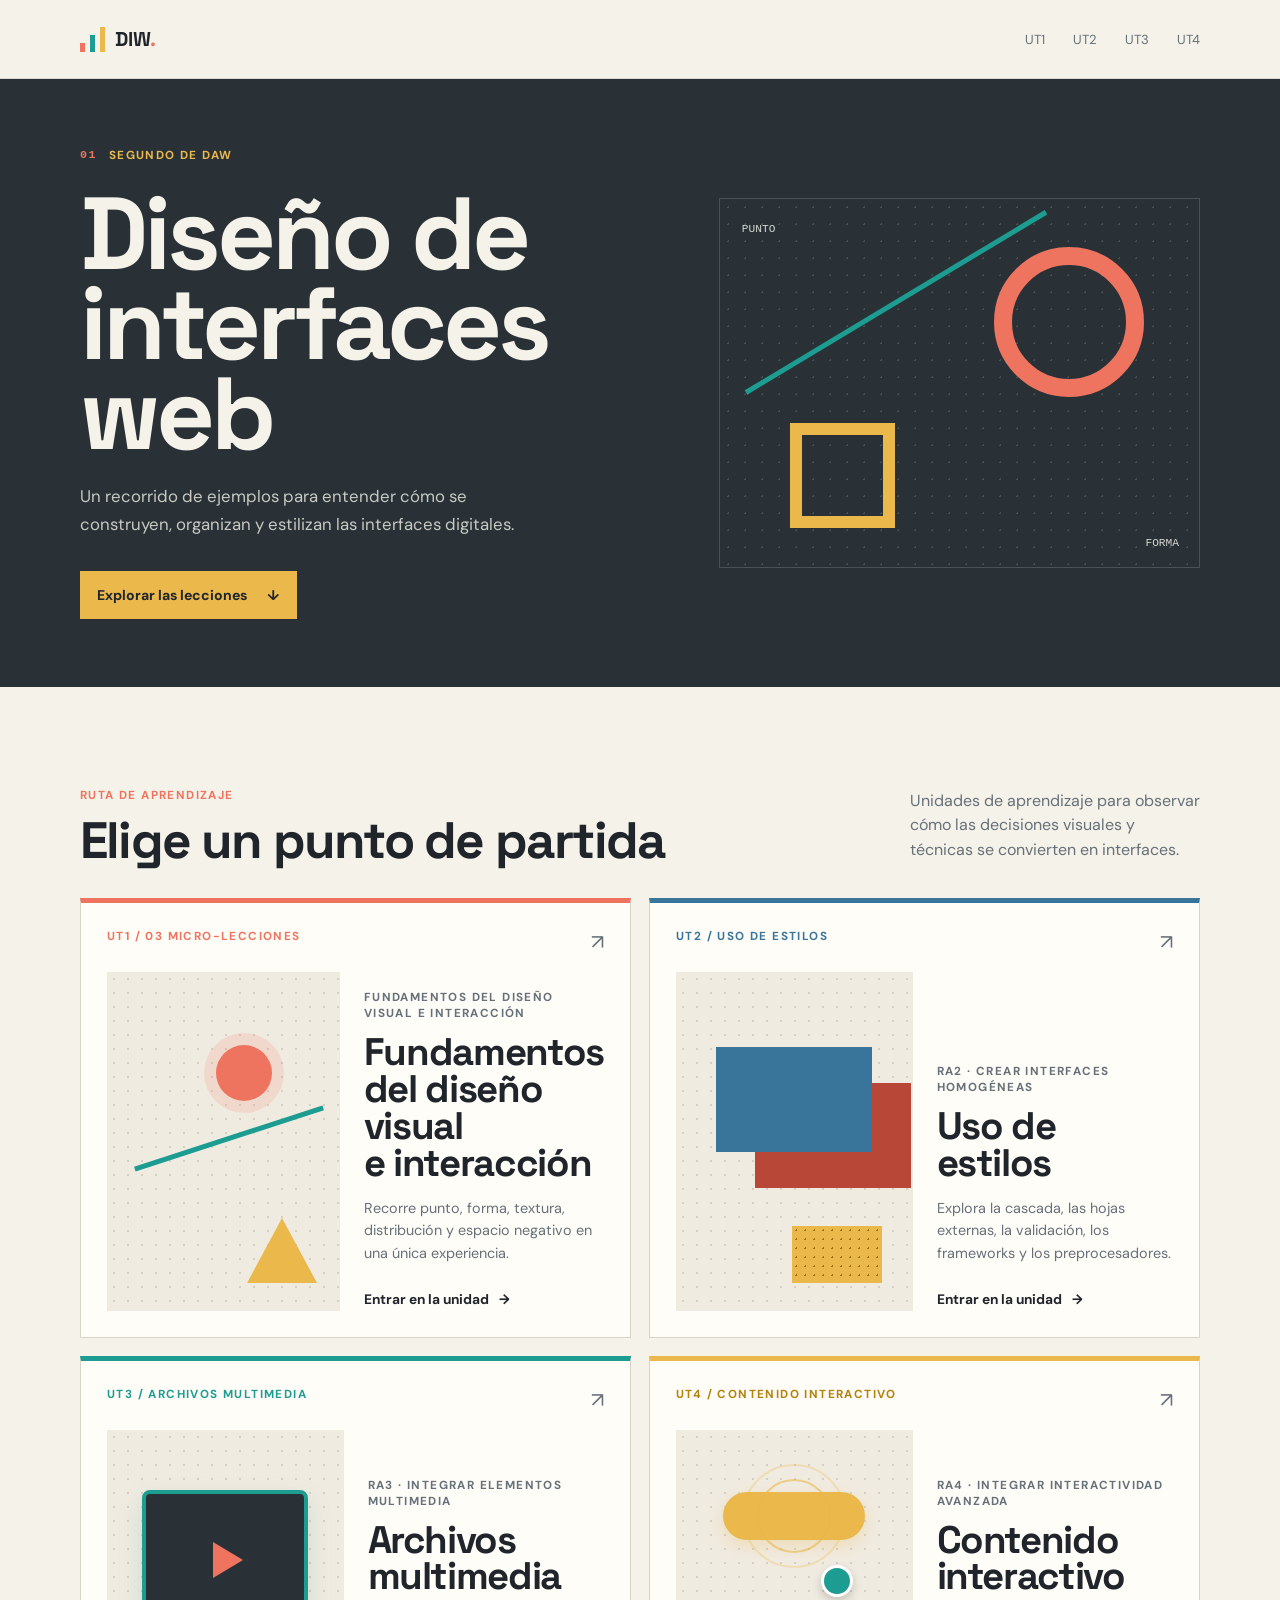
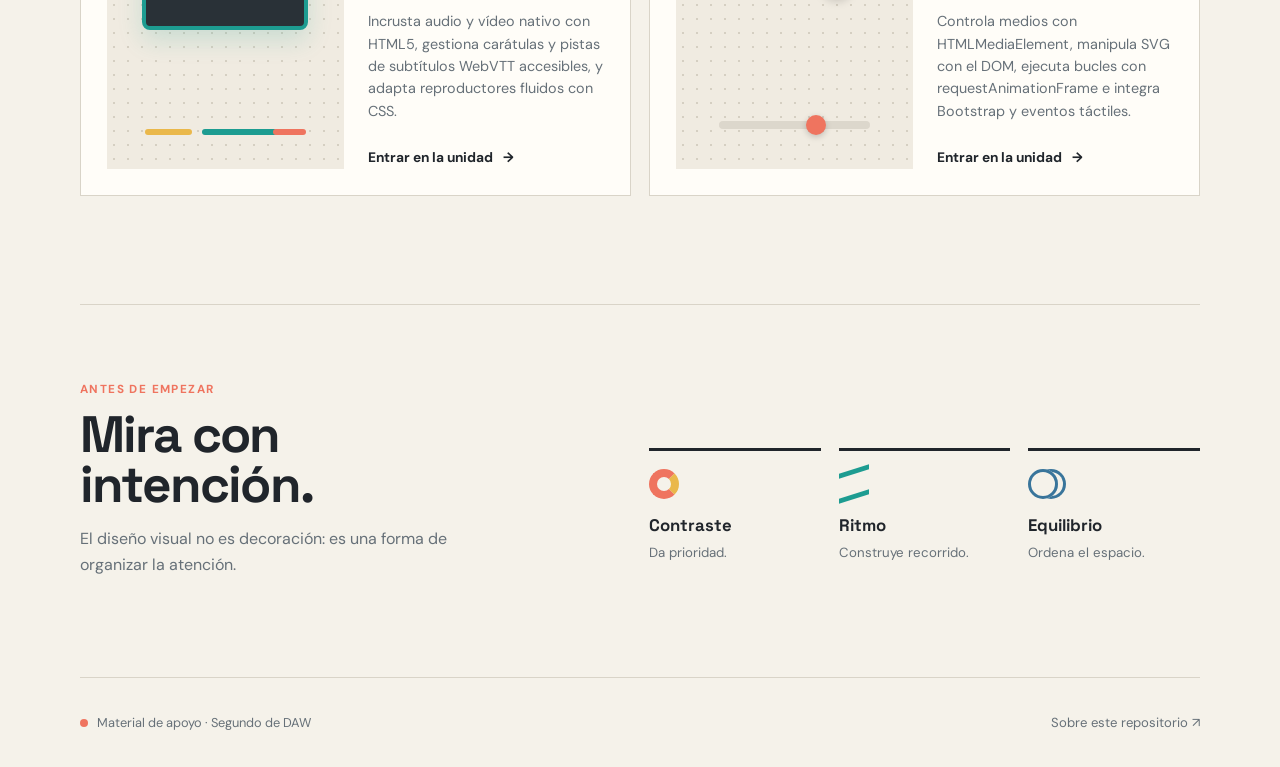
<file: index.html>
<!doctype html>
<html lang="es">
  <head>
    <meta charset="UTF-8" />
    <meta name="viewport" content="width=device-width, initial-scale=1.0" />
    <meta
      name="description"
      content="Micro-lecciones visuales de Diseño de interfaces web para segundo de DAW."
    />
    <title>Diseño de interfaces web</title>
    <link rel="stylesheet" href="index.css" />
  </head>
  <body>
    <a class="skip-link" href="#contenido">Saltar al contenido</a>

    <header class="site-header">
      <div class="header-inner">
        <a
          class="brand"
          href="index.html"
          aria-label="Diseño de interfaces web, inicio"
        >
          <span class="brand-mark" aria-hidden="true"
            ><i></i><i></i><i></i
          ></span>
          <span>DIW<span class="brand-dot">.</span></span>
        </a>
        <nav aria-label="Navegación principal">
          <a
            href="UT1/index.html"
            aria-label="UT1, Fundamentos del diseño visual e interacción"
            >UT1</a
          >
          <a href="UT2/index.html" aria-label="UT2, Uso de estilos">UT2</a>
          <a href="UT3/index.html" aria-label="UT3, Archivos multimedia">UT3</a>
          <a href="UT4/index.html" aria-label="UT4, Contenido interactivo">UT4</a>
        </nav>
      </div>
    </header>

    <main id="contenido">
      <section class="hero" aria-labelledby="hero-title">
        <div class="hero-inner">
          <div class="hero-copy">
            <p class="kicker">
              <span aria-hidden="true">01</span> Segundo de DAW
            </p>
            <h1 id="hero-title">Diseño de interfaces web</h1>
            <p class="hero-text">
              Un recorrido de ejemplos para entender cómo se construyen,
              organizan y estilizan las interfaces digitales.
            </p>
            <a class="button button-primary" href="#micro-lecciones"
              >Explorar las lecciones <span aria-hidden="true">↓</span></a
            >
          </div>
          <div
            class="hero-composition"
            aria-label="Composición visual con punto, línea, forma y textura"
            role="img"
          >
            <span class="composition-grid" aria-hidden="true"></span>
            <span class="composition-circle" aria-hidden="true"></span>
            <span class="composition-line" aria-hidden="true"></span>
            <span class="composition-square" aria-hidden="true"></span>
            <span class="composition-label label-point" aria-hidden="true"
              >punto</span
            >
            <span class="composition-label label-form" aria-hidden="true"
              >forma</span
            >
          </div>
        </div>
      </section>

      <section
        class="lesson-section"
        id="micro-lecciones"
        aria-labelledby="lessons-title"
      >
        <div class="section-heading">
          <div>
            <p class="section-index">Ruta de aprendizaje</p>
            <h2 id="lessons-title">Elige un punto de partida</h2>
          </div>
          <p class="section-intro">
            Unidades de aprendizaje para observar cómo las decisiones visuales y
            técnicas se convierten en interfaces.
          </p>
        </div>

        <div class="lesson-grid">
          <article class="lesson-card lesson-card-coral">
            <div class="card-topline">
              <span class="unit-number">UT1 / 03 micro-lecciones</span>
              <span class="card-arrow" aria-hidden="true">↗</span>
            </div>
            <div class="card-visual visual-elements" aria-hidden="true">
              <span class="visual-dot"></span>
              <span class="visual-stroke"></span>
              <span class="visual-triangle"></span>
            </div>
            <div class="card-content">
              <p class="card-label">
                Fundamentos del diseño visual e interacción
              </p>
              <h3>Fundamentos del diseño visual<br />e interacción</h3>
              <p>
                Recorre punto, forma, textura, distribución y espacio negativo
                en una única experiencia.
              </p>
              <a class="card-link" href="UT1/index.html"
                >Entrar en la unidad <span aria-hidden="true">→</span></a
              >
            </div>
          </article>

          <article class="lesson-card lesson-card-blue">
            <div class="card-topline">
              <span class="unit-number">UT2 / uso de estilos</span>
              <span class="card-arrow" aria-hidden="true">↗</span>
            </div>
            <div class="card-visual visual-depth" aria-hidden="true">
              <span class="visual-plane"></span>
              <span class="visual-shadow"></span>
              <span class="visual-texture"></span>
            </div>
            <div class="card-content">
              <p class="card-label">RA2 · Crear interfaces homogéneas</p>
              <h3>Uso de<br />estilos</h3>
              <p>
                Explora la cascada, las hojas externas, la validación, los
                frameworks y los preprocesadores.
              </p>
              <a class="card-link" href="UT2/index.html"
                >Entrar en la unidad <span aria-hidden="true">→</span></a
              >
            </div>
          </article>

          <article class="lesson-card lesson-card-teal">
            <div class="card-topline">
              <span class="unit-number">UT3 / archivos multimedia</span>
              <span class="card-arrow" aria-hidden="true">↗</span>
            </div>
            <div class="card-visual visual-multimedia" aria-hidden="true">
              <span class="visual-screen"></span>
              <span class="visual-play"></span>
              <span class="visual-wave wave-1"></span>
              <span class="visual-wave wave-2"></span>
              <span class="visual-wave wave-3"></span>
            </div>
            <div class="card-content">
              <p class="card-label">RA3 · Integrar elementos multimedia</p>
              <h3>Archivos<br />multimedia</h3>
              <p>
                Incrusta audio y vídeo nativo con HTML5, gestiona carátulas y
                pistas de subtítulos WebVTT accesibles, y adapta reproductores
                fluidos con CSS.
              </p>
              <a class="card-link" href="UT3/index.html"
                >Entrar en la unidad <span aria-hidden="true">→</span></a
              >
            </div>
          </article>

          <article class="lesson-card lesson-card-mustard">
            <div class="card-topline">
              <span class="unit-number">UT4 / contenido interactivo</span>
              <span class="card-arrow" aria-hidden="true">↗</span>
            </div>
            <div class="card-visual visual-interactive" aria-hidden="true">
              <span class="visual-touch-cursor"></span>
              <span class="visual-interactive-btn"></span>
              <span class="visual-interactive-pulse pulse-1"></span>
              <span class="visual-interactive-pulse pulse-2"></span>
              <span class="visual-slider-track"></span>
              <span class="visual-slider-thumb"></span>
            </div>
            <div class="card-content">
              <p class="card-label">RA4 · Integrar interactividad avanzada</p>
              <h3>Contenido<br />interactivo</h3>
              <p>
                Controla medios con HTMLMediaElement, manipula SVG con el DOM,
                ejecuta bucles con requestAnimationFrame e integra Bootstrap y eventos táctiles.
              </p>
              <a class="card-link" href="UT4/index.html"
                >Entrar en la unidad <span aria-hidden="true">→</span></a
              >
            </div>
          </article>
        </div>
      </section>

      <section
        class="principles-section"
        id="principios"
        aria-labelledby="principles-title"
      >
        <div class="principles-heading">
          <p class="section-index">Antes de empezar</p>
          <h2 id="principles-title">Mira con intención.</h2>
          <p>
            El diseño visual no es decoración: es una forma de organizar la
            atención.
          </p>
        </div>
        <ul class="principles-list">
          <li>
            <span
              class="principle-symbol symbol-contrast"
              aria-hidden="true"
            ></span
            ><strong>Contraste</strong><span>Da prioridad.</span>
          </li>
          <li>
            <span
              class="principle-symbol symbol-rhythm"
              aria-hidden="true"
            ></span
            ><strong>Ritmo</strong><span>Construye recorrido.</span>
          </li>
          <li>
            <span
              class="principle-symbol symbol-balance"
              aria-hidden="true"
            ></span
            ><strong>Equilibrio</strong><span>Ordena el espacio.</span>
          </li>
        </ul>
      </section>
    </main>

    <footer class="site-footer">
      <p>
        <span class="footer-mark" aria-hidden="true"></span> Material de apoyo ·
        Segundo de DAW
      </p>
      <a href="README.md"
        >Sobre este repositorio <span aria-hidden="true">↗</span></a
      >
    </footer>
  </body>
</html>
</file>
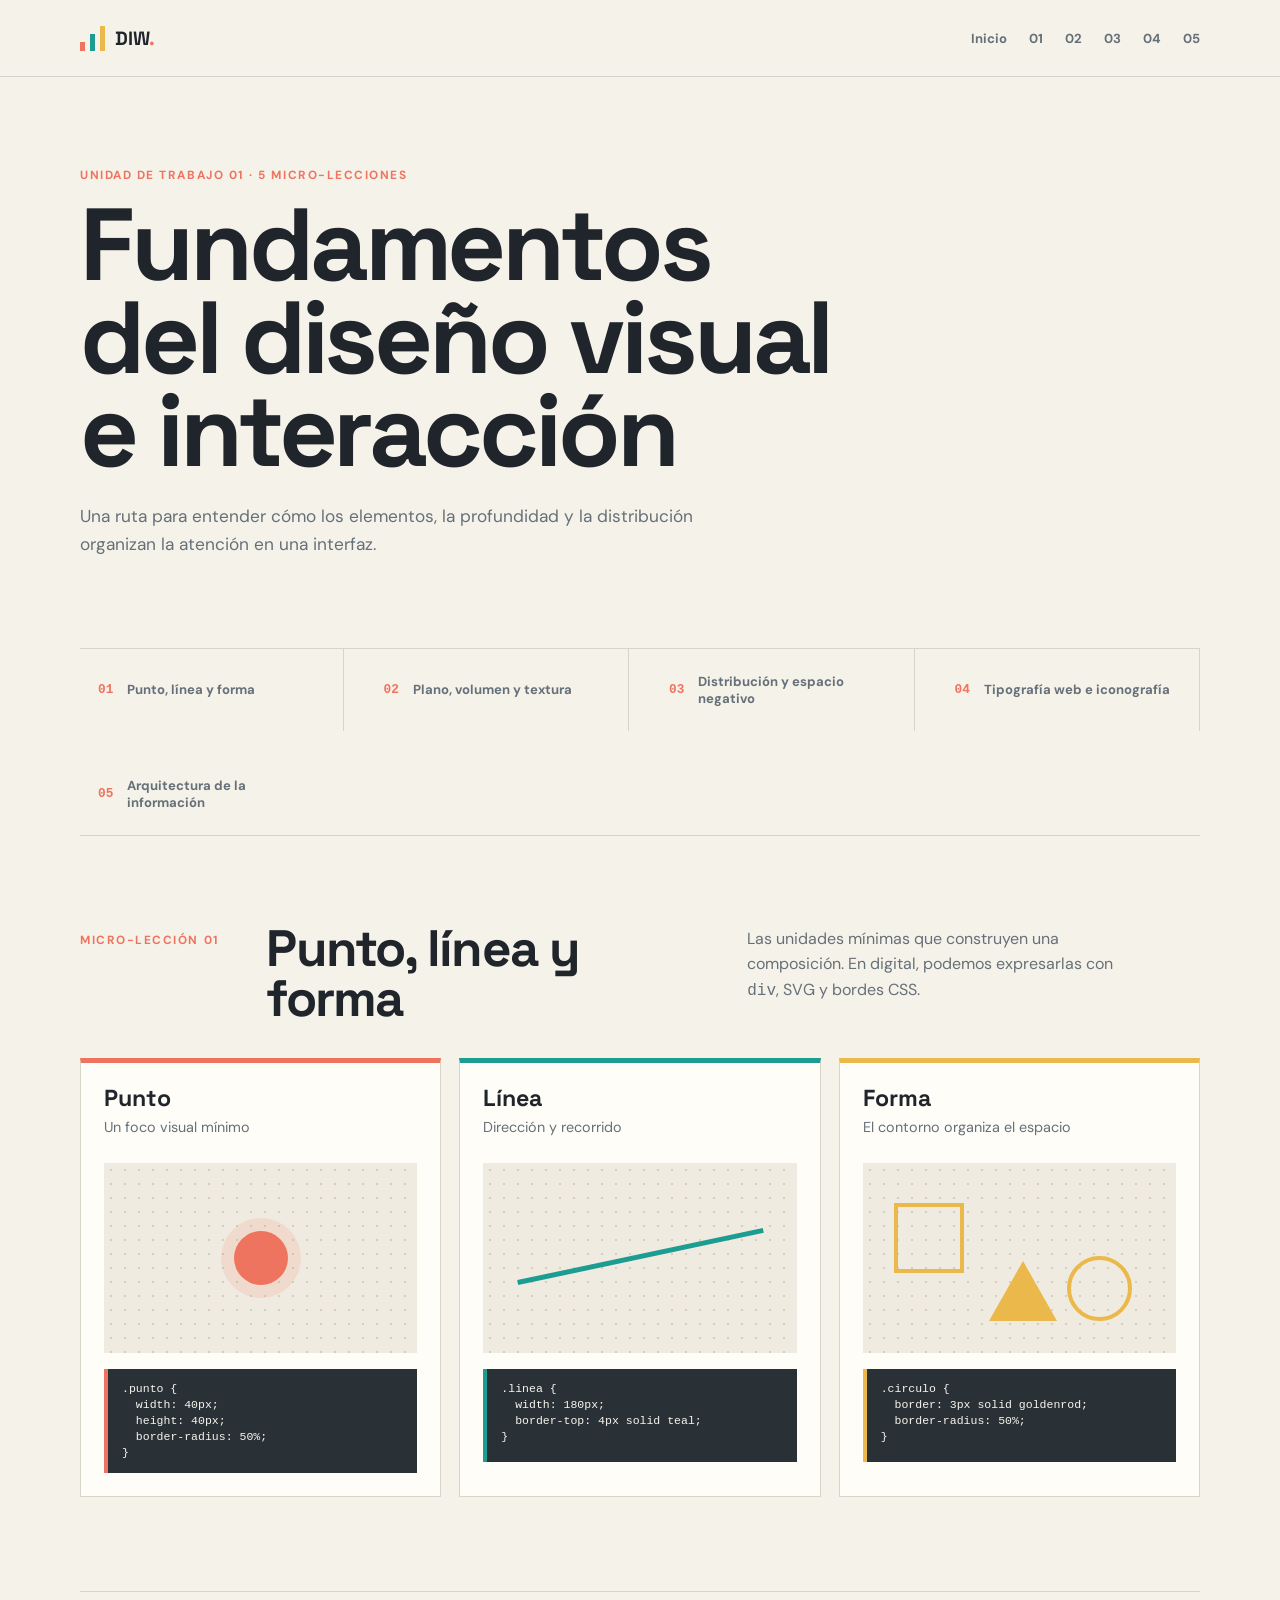
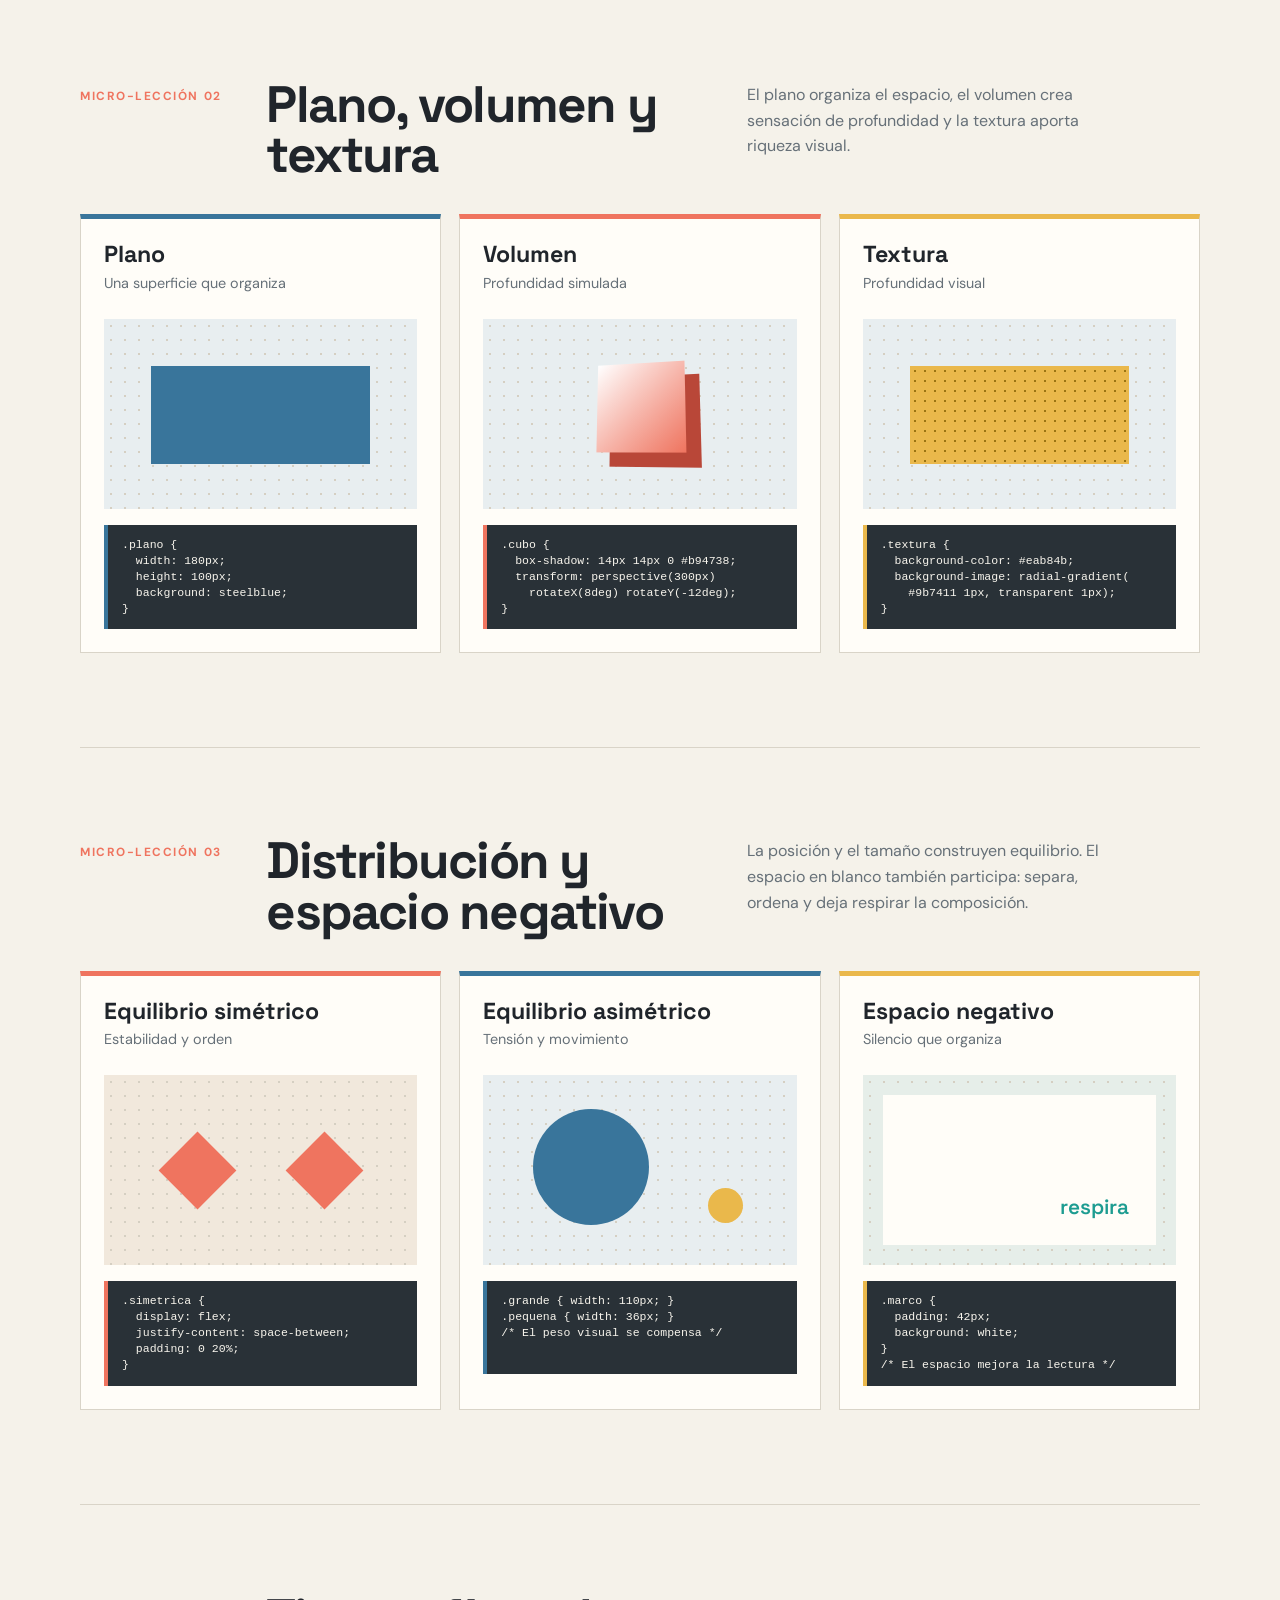
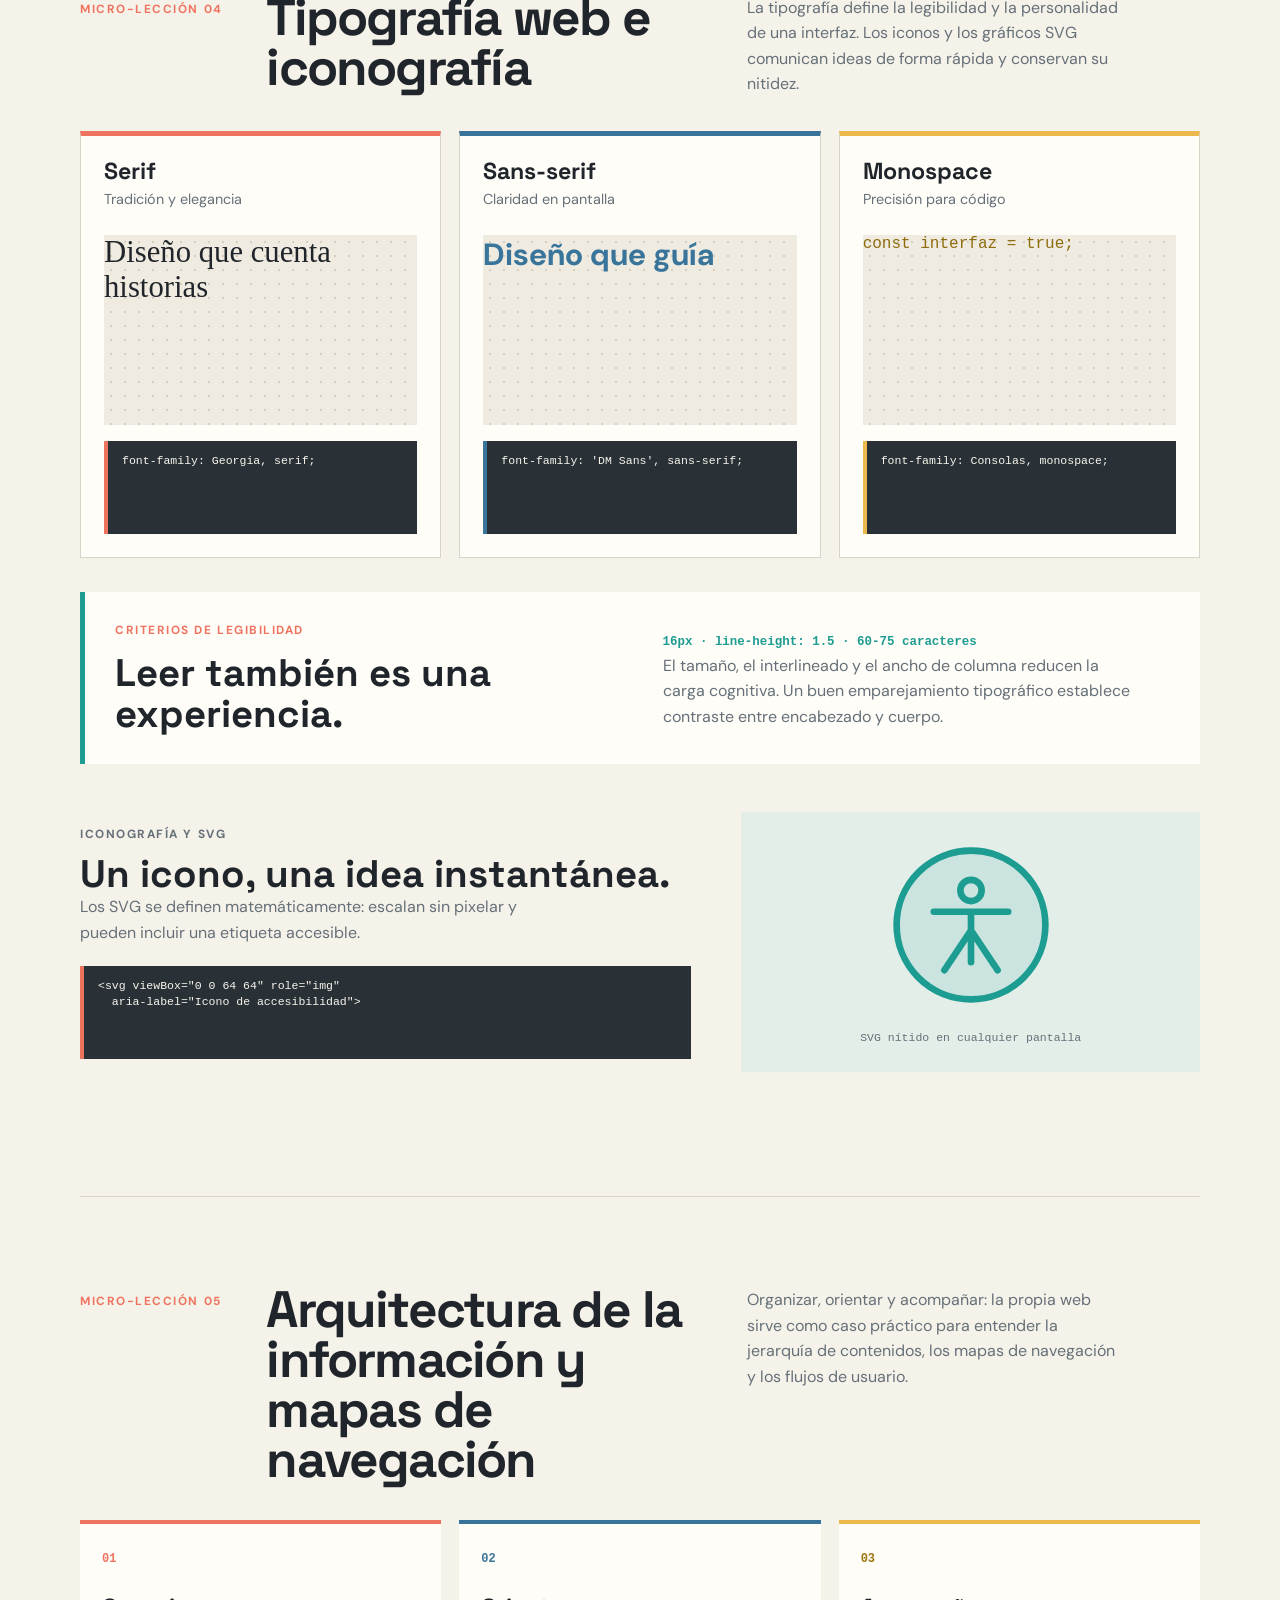
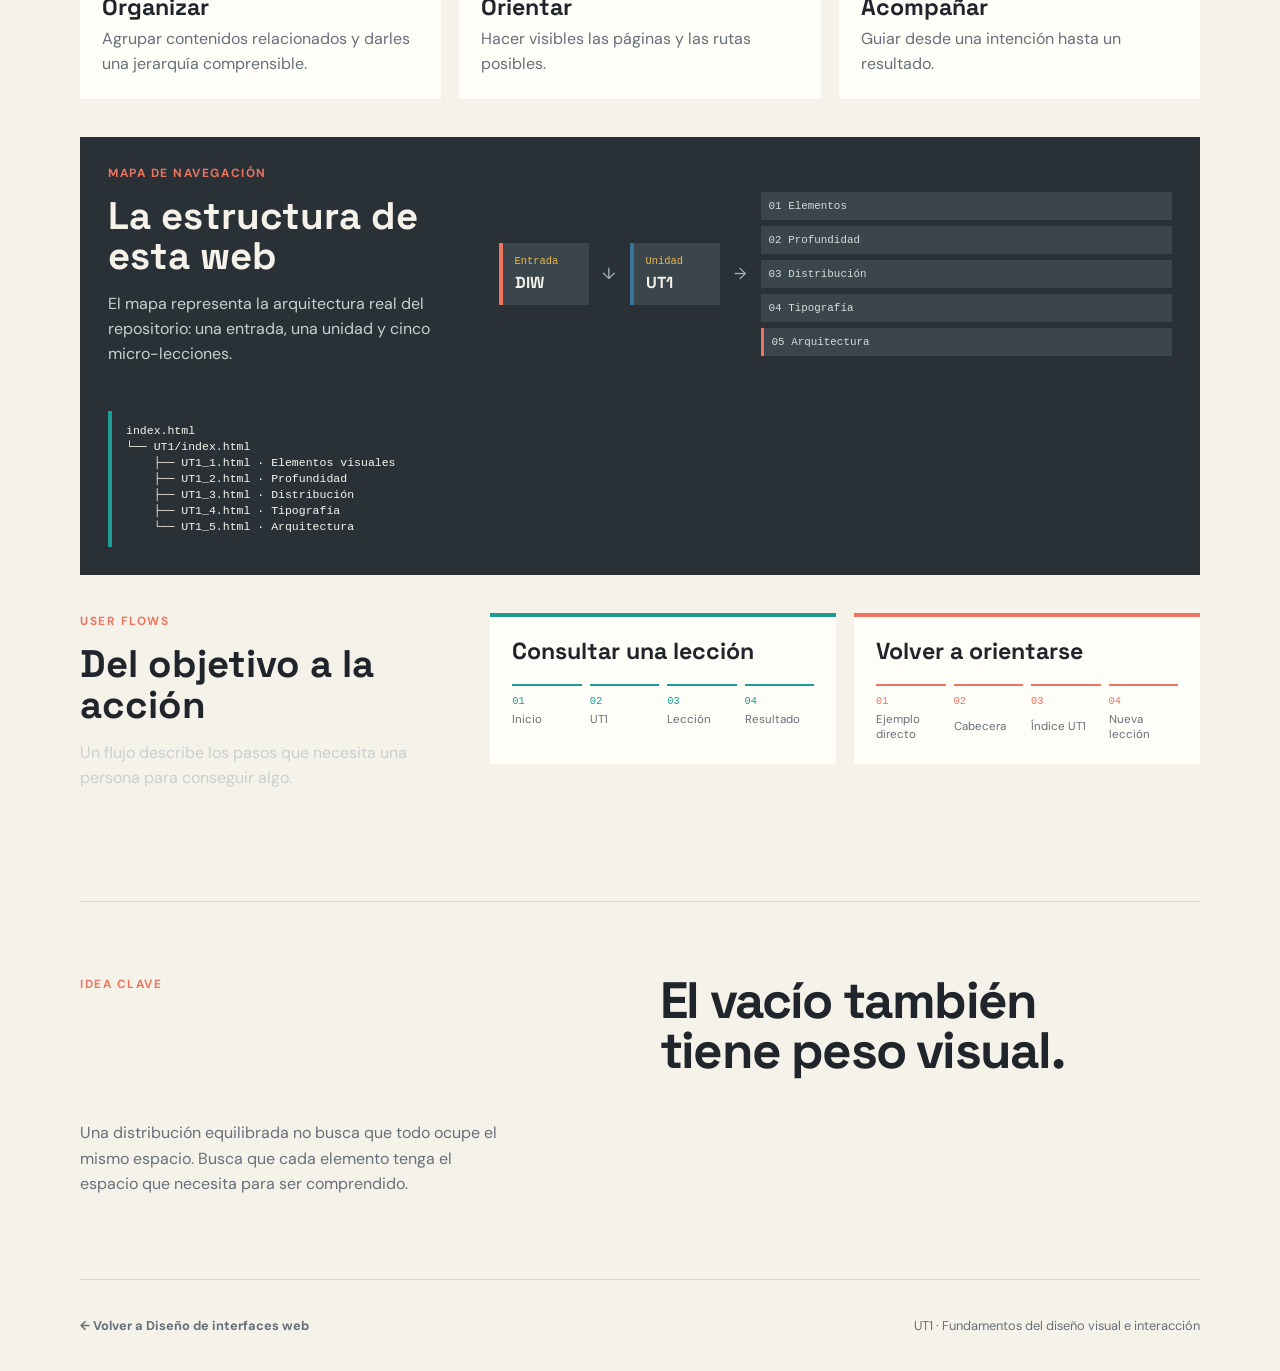
<file: UT1/index.html>
<!doctype html>
<html lang="es">
  <head>
    <meta charset="UTF-8" />
    <meta name="viewport" content="width=device-width, initial-scale=1.0" />
    <meta
      name="description"
      content="Fundamentos del diseño visual e interacción: micro-lecciones de la unidad 1 de DIW."
    />
    <title>UT1 · Fundamentos del diseño visual e interacción</title>
    <link rel="stylesheet" href="index.css" />
  </head>
  <body>
    <a class="skip-link" href="#contenido">Saltar al contenido</a>
    <header class="site-header">
      <div class="header-inner">
        <a
          class="brand"
          href="../index.html"
          aria-label="Diseño de interfaces web, inicio"
        >
          <span class="brand-mark" aria-hidden="true"
            ><i></i><i></i><i></i
          ></span>
          <span>DIW<span class="brand-dot">.</span></span>
        </a>
        <nav aria-label="Navegación de la unidad">
          <a href="../index.html">Inicio</a>
          <a href="#punto-linea-forma">01</a>
          <a href="#plano-volumen-textura">02</a>
          <a href="#distribucion-espacio">03</a>
          <a href="#tipografia-iconografia">04</a>
          <a href="#arquitectura-informacion">05</a>
        </nav>
      </div>
    </header>

    <main id="contenido">
      <section class="unit-hero" aria-labelledby="titulo-unidad">
        <p class="eyebrow">Unidad de trabajo 01 · 5 micro-lecciones</p>
        <h1 id="titulo-unidad">Fundamentos del diseño visual e interacción</h1>
        <p>
          Una ruta para entender cómo los elementos, la profundidad y la
          distribución organizan la atención en una interfaz.
        </p>
      </section>

      <nav class="lesson-index" aria-label="Índice de micro-lecciones">
        <a href="#punto-linea-forma"><span>01</span> Punto, línea y forma</a>
        <a href="#plano-volumen-textura"
          ><span>02</span> Plano, volumen y textura</a
        >
        <a href="#distribucion-espacio"
          ><span>03</span> Distribución y espacio negativo</a
        >
        <a href="#tipografia-iconografia"
          ><span>04</span> Tipografía web e iconografía</a
        >
        <a href="#arquitectura-informacion"
          ><span>05</span> Arquitectura de la información</a
        >
      </nav>

      <section
        class="lesson-section"
        id="punto-linea-forma"
        aria-labelledby="titulo-punto"
      >
        <div class="section-heading">
          <p class="lesson-number">Micro-lección 01</p>
          <h2 id="titulo-punto">Punto, línea y forma</h2>
          <p>
            Las unidades mínimas que construyen una composición. En digital,
            podemos expresarlas con <code>div</code>, SVG y bordes CSS.
          </p>
        </div>
        <div class="example-grid">
          <article class="example-card coral">
            <h3>Punto</h3>
            <p>Un foco visual mínimo</p>
            <div
              class="demo demo-point"
              role="img"
              aria-label="Punto creado con CSS"
            >
              <span class="dot"></span>
            </div>
            <pre><code>.punto {
  width: 40px;
  height: 40px;
  border-radius: 50%;
}</code></pre>
          </article>
          <article class="example-card teal">
            <h3>Línea</h3>
            <p>Dirección y recorrido</p>
            <div
              class="demo demo-line"
              role="img"
              aria-label="Línea creada con CSS"
            >
              <span></span>
            </div>
            <pre><code>.linea {
  width: 180px;
  border-top: 4px solid teal;
}</code></pre>
          </article>
          <article class="example-card mustard">
            <h3>Forma</h3>
            <p>El contorno organiza el espacio</p>
            <div
              class="demo demo-shapes"
              role="img"
              aria-label="Cuadrado, círculo y triángulo creados con CSS"
            >
              <span class="square"></span><span class="circle"></span
              ><span class="triangle"></span>
            </div>
            <pre><code>.circulo {
  border: 3px solid goldenrod;
  border-radius: 50%;
}</code></pre>
          </article>
        </div>
      </section>

      <section
        class="lesson-section"
        id="plano-volumen-textura"
        aria-labelledby="titulo-plano"
      >
        <div class="section-heading">
          <p class="lesson-number">Micro-lección 02</p>
          <h2 id="titulo-plano">Plano, volumen y textura</h2>
          <p>
            El plano organiza el espacio, el volumen crea sensación de
            profundidad y la textura aporta riqueza visual.
          </p>
        </div>
        <div class="example-grid">
          <article class="example-card blue">
            <h3>Plano</h3>
            <p>Una superficie que organiza</p>
            <div
              class="demo depth-demo"
              role="img"
              aria-label="Un plano rectangular"
            >
              <span class="plane"></span>
            </div>
            <pre><code>.plano {
  width: 180px;
  height: 100px;
  background: steelblue;
}</code></pre>
          </article>
          <article class="example-card coral">
            <h3>Volumen</h3>
            <p>Profundidad simulada</p>
            <div
              class="demo depth-demo"
              role="img"
              aria-label="Un cubo con volumen simulado"
            >
              <span class="cube"></span>
            </div>
            <pre><code>.cubo {
  box-shadow: 14px 14px 0 #b94738;
  transform: perspective(300px)
    rotateX(8deg) rotateY(-12deg);
}</code></pre>
          </article>
          <article class="example-card mustard">
            <h3>Textura</h3>
            <p>Profundidad visual</p>
            <div
              class="demo depth-demo"
              role="img"
              aria-label="Superficie con textura de puntos"
            >
              <span class="texture"></span>
            </div>
            <pre><code>.textura {
  background-color: #eab84b;
  background-image: radial-gradient(
    #9b7411 1px, transparent 1px);
}</code></pre>
          </article>
        </div>
      </section>

      <section
        class="lesson-section"
        id="distribucion-espacio"
        aria-labelledby="titulo-distribucion"
      >
        <div class="section-heading">
          <p class="lesson-number">Micro-lección 03</p>
          <h2 id="titulo-distribucion">Distribución y espacio negativo</h2>
          <p>
            La posición y el tamaño construyen equilibrio. El espacio en blanco
            también participa: separa, ordena y deja respirar la composición.
          </p>
        </div>
        <div class="example-grid">
          <article class="example-card coral">
            <h3>Equilibrio simétrico</h3>
            <p>Estabilidad y orden</p>
            <div
              class="demo balance-demo symmetric"
              role="img"
              aria-label="Composición simétrica con dos formas equivalentes"
            >
              <span></span><span></span>
            </div>
            <pre><code>.simetrica {
  display: flex;
  justify-content: space-between;
  padding: 0 20%;
}</code></pre>
          </article>
          <article class="example-card blue">
            <h3>Equilibrio asimétrico</h3>
            <p>Tensión y movimiento</p>
            <div
              class="demo balance-demo asymmetric"
              role="img"
              aria-label="Composición asimétrica compensada por tamaño y posición"
            >
              <span></span><span></span>
            </div>
            <pre><code>.grande { width: 110px; }
.pequena { width: 36px; }
/* El peso visual se compensa */</code></pre>
          </article>
          <article class="example-card mustard">
            <h3>Espacio negativo</h3>
            <p>Silencio que organiza</p>
            <div
              class="demo negative-demo"
              role="img"
              aria-label="Composición con espacio negativo alrededor de una forma"
            >
              <span>respira</span>
            </div>
            <pre><code>.marco {
  padding: 42px;
  background: white;
}
/* El espacio mejora la lectura */</code></pre>
          </article>
        </div>
      </section>

      <section
        class="lesson-section typography-section"
        id="tipografia-iconografia"
        aria-labelledby="titulo-tipografia"
      >
        <div class="section-heading">
          <p class="lesson-number">Micro-lección 04</p>
          <h2 id="titulo-tipografia">Tipografía web e iconografía</h2>
          <p>
            La tipografía define la legibilidad y la personalidad de una
            interfaz. Los iconos y los gráficos SVG comunican ideas de forma
            rápida y conservan su nitidez.
          </p>
        </div>
        <div class="example-grid">
          <article class="example-card coral">
            <h3>Serif</h3>
            <p>Tradición y elegancia</p>
            <div
              class="demo type-demo type-serif"
              role="img"
              aria-label="Texto con tipografía serif"
            >
              Diseño que cuenta historias
            </div>
            <pre><code>font-family: Georgia, serif;</code></pre>
          </article>
          <article class="example-card blue">
            <h3>Sans-serif</h3>
            <p>Claridad en pantalla</p>
            <div
              class="demo type-demo type-sans"
              role="img"
              aria-label="Texto con tipografía sans-serif"
            >
              Diseño que guía
            </div>
            <pre><code>font-family: 'DM Sans', sans-serif;</code></pre>
          </article>
          <article class="example-card mustard">
            <h3>Monospace</h3>
            <p>Precisión para código</p>
            <div
              class="demo type-demo type-mono"
              role="img"
              aria-label="Texto con tipografía monoespaciada"
            >
              const interfaz = true;
            </div>
            <pre><code>font-family: Consolas, monospace;</code></pre>
          </article>
        </div>
        <div class="type-details">
          <div>
            <p class="eyebrow">Criterios de legibilidad</p>
            <h3>Leer también es una experiencia.</h3>
          </div>
          <p>
            <strong>16px · line-height: 1.5 · 60-75 caracteres</strong><br />El
            tamaño, el interlineado y el ancho de columna reducen la carga
            cognitiva. Un buen emparejamiento tipográfico establece contraste
            entre encabezado y cuerpo.
          </p>
        </div>
        <div class="iconography-demo">
          <div>
            <p class="eyebrow">Iconografía y SVG</p>
            <h3>Un icono, una idea instantánea.</h3>
            <p>
              Los SVG se definen matemáticamente: escalan sin pixelar y pueden
              incluir una etiqueta accesible.
            </p>
            <pre><code>&lt;svg viewBox="0 0 64 64" role="img"
  aria-label="Icono de accesibilidad"&gt;</code></pre>
          </div>
          <div
            class="icono-demo"
            role="img"
            aria-label="Icono de accesibilidad creado con SVG"
          >
            <svg viewBox="0 0 64 64" aria-hidden="true">
              <circle cx="32" cy="32" r="28"></circle>
              <circle cx="32" cy="19" r="4"></circle>
              <path d="M18 27h28M32 27v19M32 34l-10 15M32 34l10 15"></path>
            </svg>
            <span>SVG nítido en cualquier pantalla</span>
          </div>
        </div>
      </section>

      <section
        class="lesson-section architecture-section"
        id="arquitectura-informacion"
        aria-labelledby="titulo-arquitectura"
      >
        <div class="section-heading">
          <p class="lesson-number">Micro-lección 05</p>
          <h2 id="titulo-arquitectura">
            Arquitectura de la información y mapas de navegación
          </h2>
          <p>
            Organizar, orientar y acompañar: la propia web sirve como caso
            práctico para entender la jerarquía de contenidos, los mapas de
            navegación y los flujos de usuario.
          </p>
        </div>
        <div class="architecture-concepts">
          <article class="architecture-concept">
            <span>01</span>
            <h3>Organizar</h3>
            <p>
              Agrupar contenidos relacionados y darles una jerarquía
              comprensible.
            </p>
          </article>
          <article class="architecture-concept">
            <span>02</span>
            <h3>Orientar</h3>
            <p>Hacer visibles las páginas y las rutas posibles.</p>
          </article>
          <article class="architecture-concept">
            <span>03</span>
            <h3>Acompañar</h3>
            <p>Guiar desde una intención hasta un resultado.</p>
          </article>
        </div>
        <div class="architecture-map">
          <div class="architecture-map-copy">
            <p class="eyebrow">Mapa de navegación</p>
            <h3>La estructura de esta web</h3>
            <p>
              El mapa representa la arquitectura real del repositorio: una
              entrada, una unidad y cinco micro-lecciones.
            </p>
          </div>
          <div
            class="map-visual"
            role="img"
            aria-label="Mapa de navegación: inicio conduce a UT1 y UT1 contiene cinco micro-lecciones"
          >
            <div class="map-node map-root">
              <span>Entrada</span><strong>DIW</strong>
            </div>
            <div class="map-arrow">↓</div>
            <div class="map-node map-unit">
              <span>Unidad</span><strong>UT1</strong>
            </div>
            <div class="map-branch">→</div>
            <div class="map-lessons">
              <span>01 Elementos</span><span>02 Profundidad</span
              ><span>03 Distribución</span><span>04 Tipografía</span
              ><span class="map-active">05 Arquitectura</span>
            </div>
          </div>
          <pre><code>index.html
└── UT1/index.html
    ├── UT1_1.html · Elementos visuales
    ├── UT1_2.html · Profundidad
    ├── UT1_3.html · Distribución
    ├── UT1_4.html · Tipografía
    └── UT1_5.html · Arquitectura</code></pre>
        </div>
        <div class="user-flows">
          <div class="architecture-map-copy">
            <p class="eyebrow">User flows</p>
            <h3>Del objetivo a la acción</h3>
            <p>
              Un flujo describe los pasos que necesita una persona para
              conseguir algo.
            </p>
          </div>
          <div class="flow-list">
            <article>
              <h3>Consultar una lección</h3>
              <ol>
                <li><b>01</b> Inicio</li>
                <li><b>02</b> UT1</li>
                <li><b>03</b> Lección</li>
                <li><b>04</b> Resultado</li>
              </ol>
            </article>
            <article>
              <h3>Volver a orientarse</h3>
              <ol>
                <li><b>01</b> Ejemplo directo</li>
                <li><b>02</b> Cabecera</li>
                <li><b>03</b> Índice UT1</li>
                <li><b>04</b> Nueva lección</li>
              </ol>
            </article>
          </div>
        </div>
      </section>

      <section class="takeaway" aria-labelledby="titulo-idea">
        <p class="eyebrow">Idea clave</p>
        <h2 id="titulo-idea">El vacío también tiene peso visual.</h2>
        <p>
          Una distribución equilibrada no busca que todo ocupe el mismo espacio.
          Busca que cada elemento tenga el espacio que necesita para ser
          comprendido.
        </p>
      </section>
    </main>

    <footer class="site-footer">
      <a href="../index.html">← Volver a Diseño de interfaces web</a>
      <span>UT1 · Fundamentos del diseño visual e interacción</span>
    </footer>
  </body>
</html>
</file>
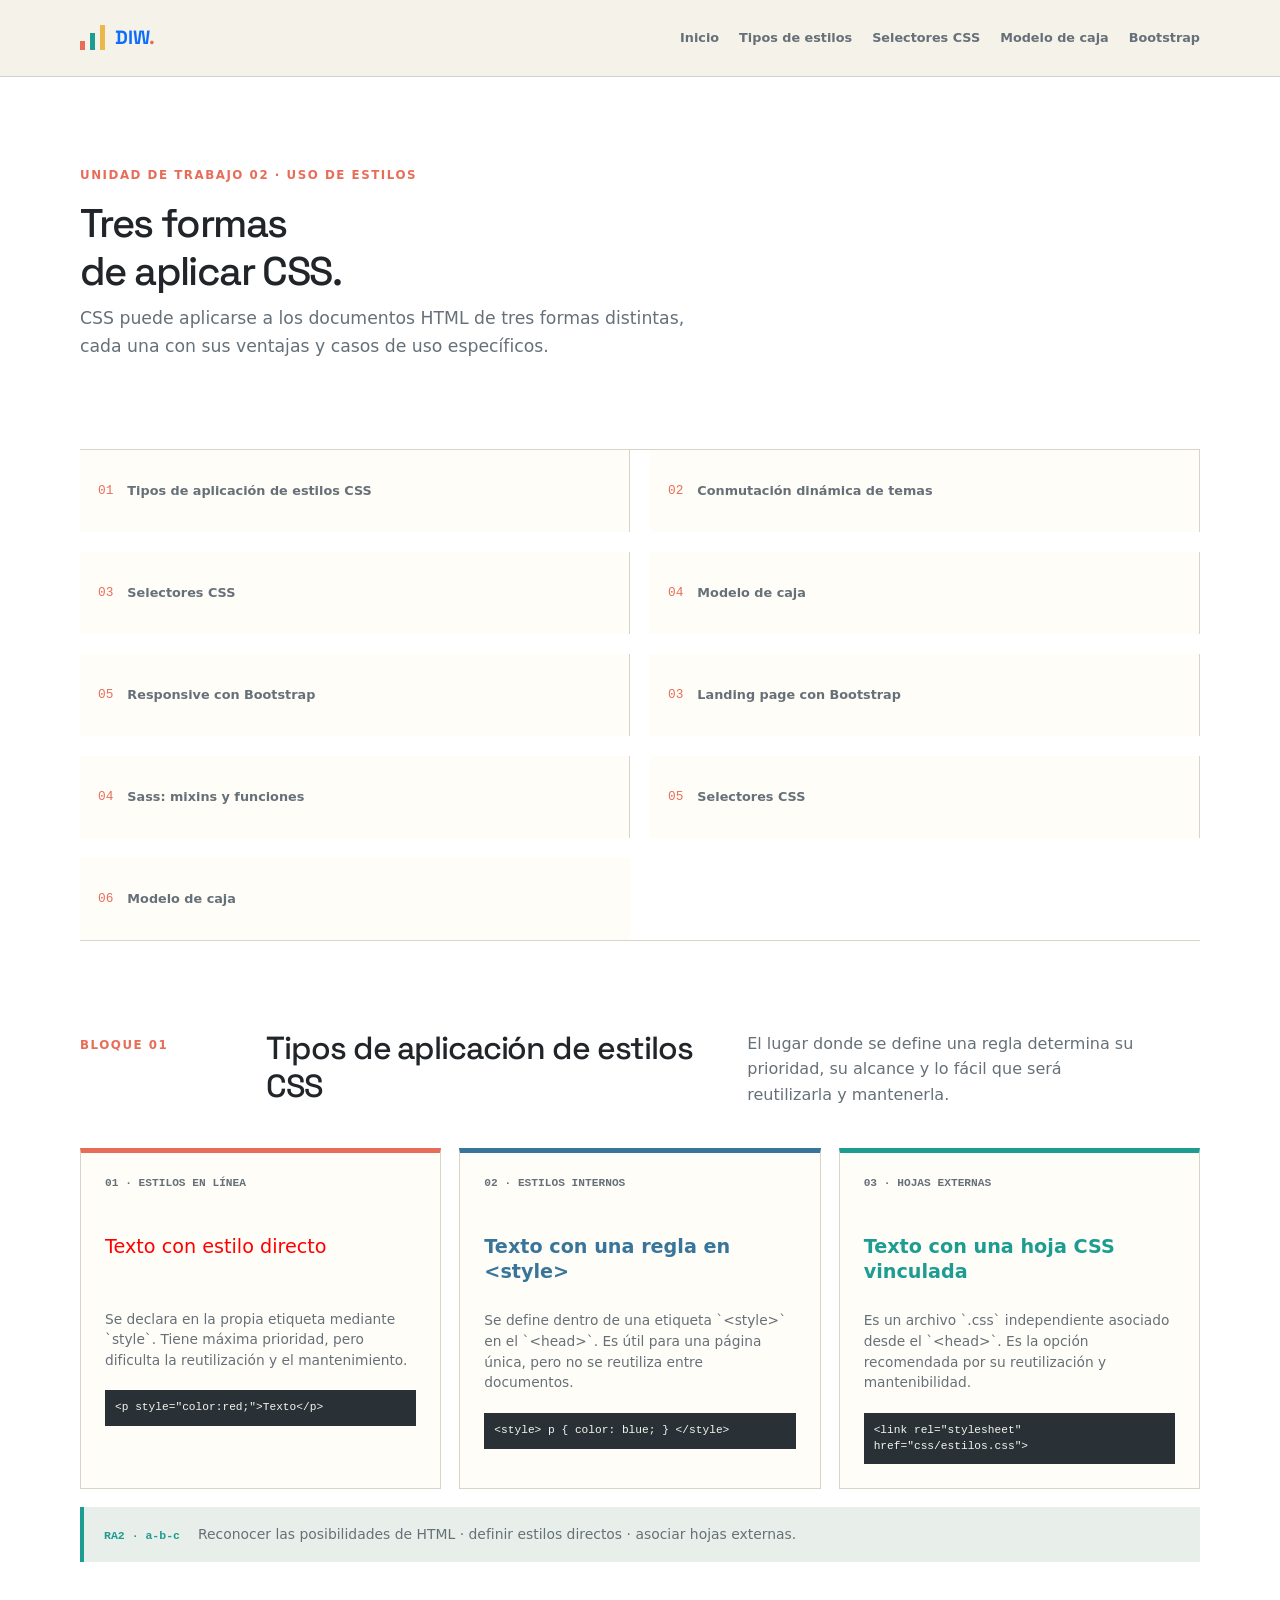
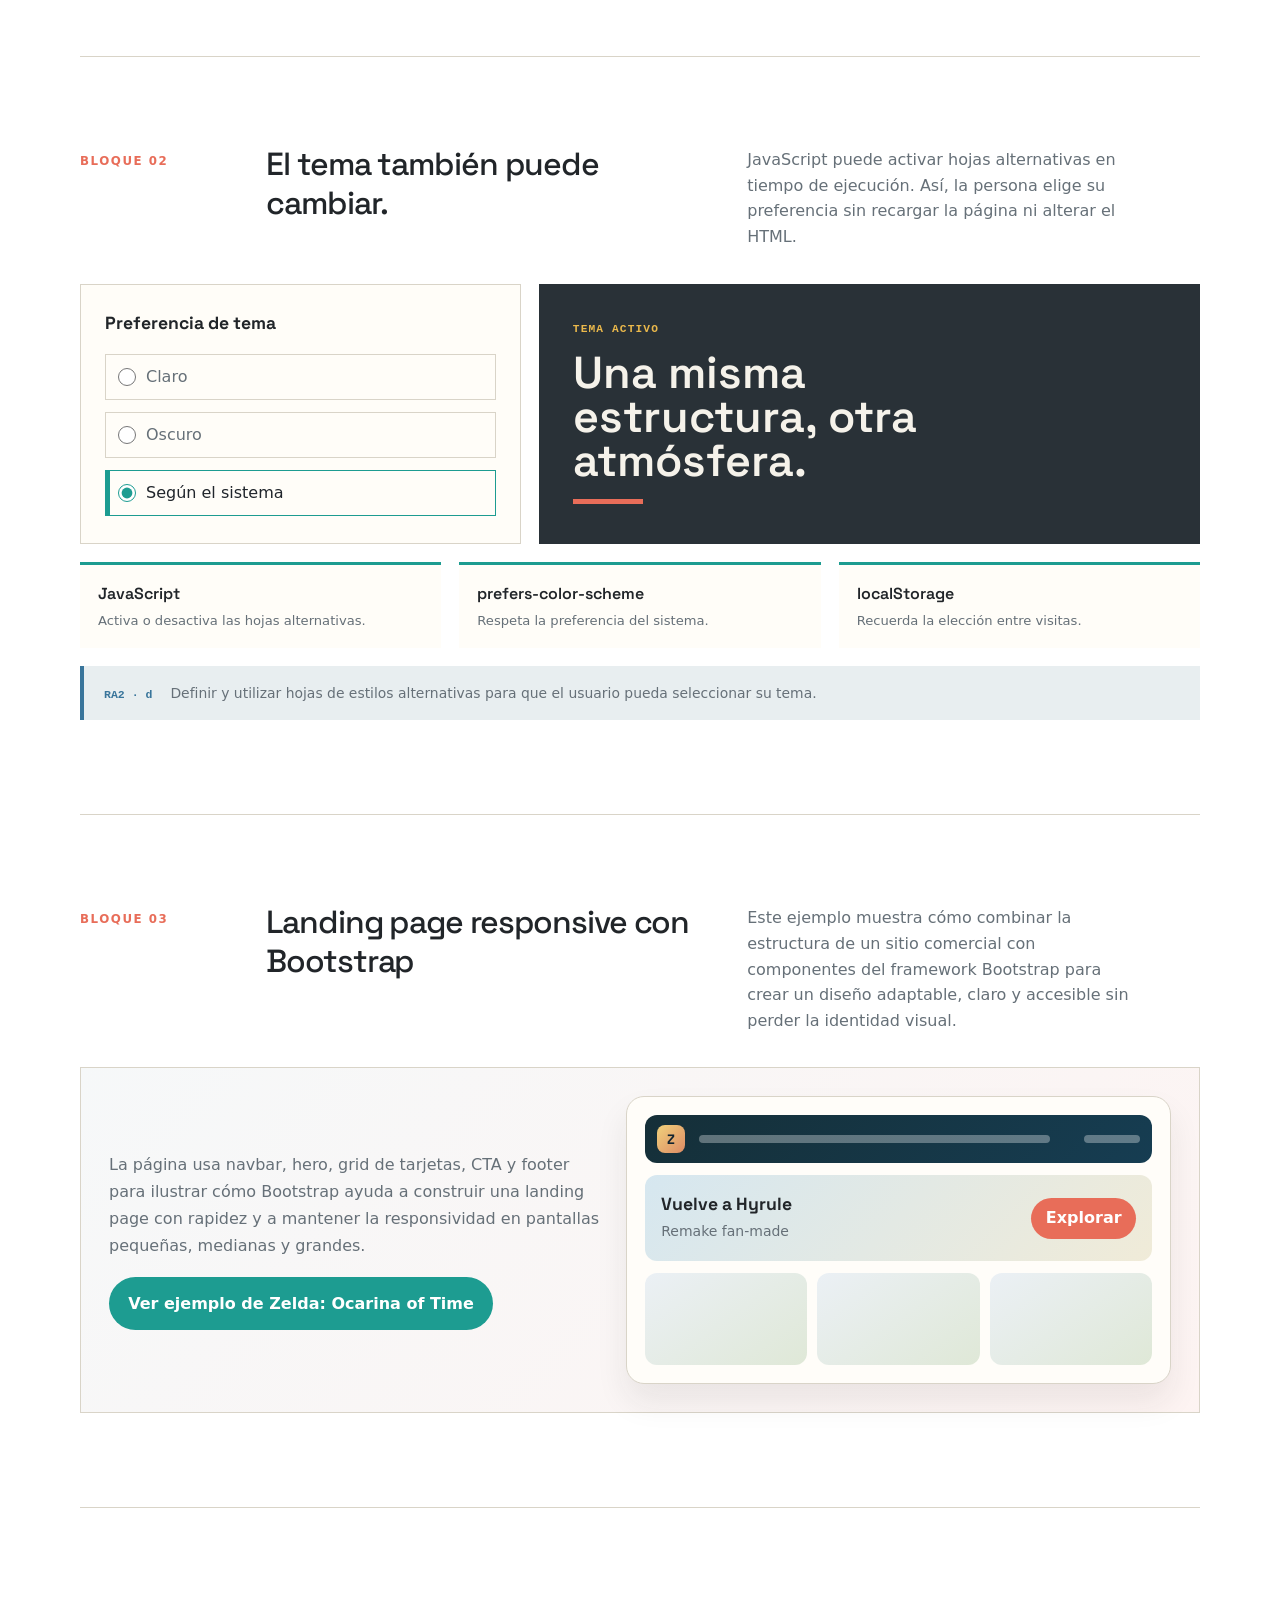
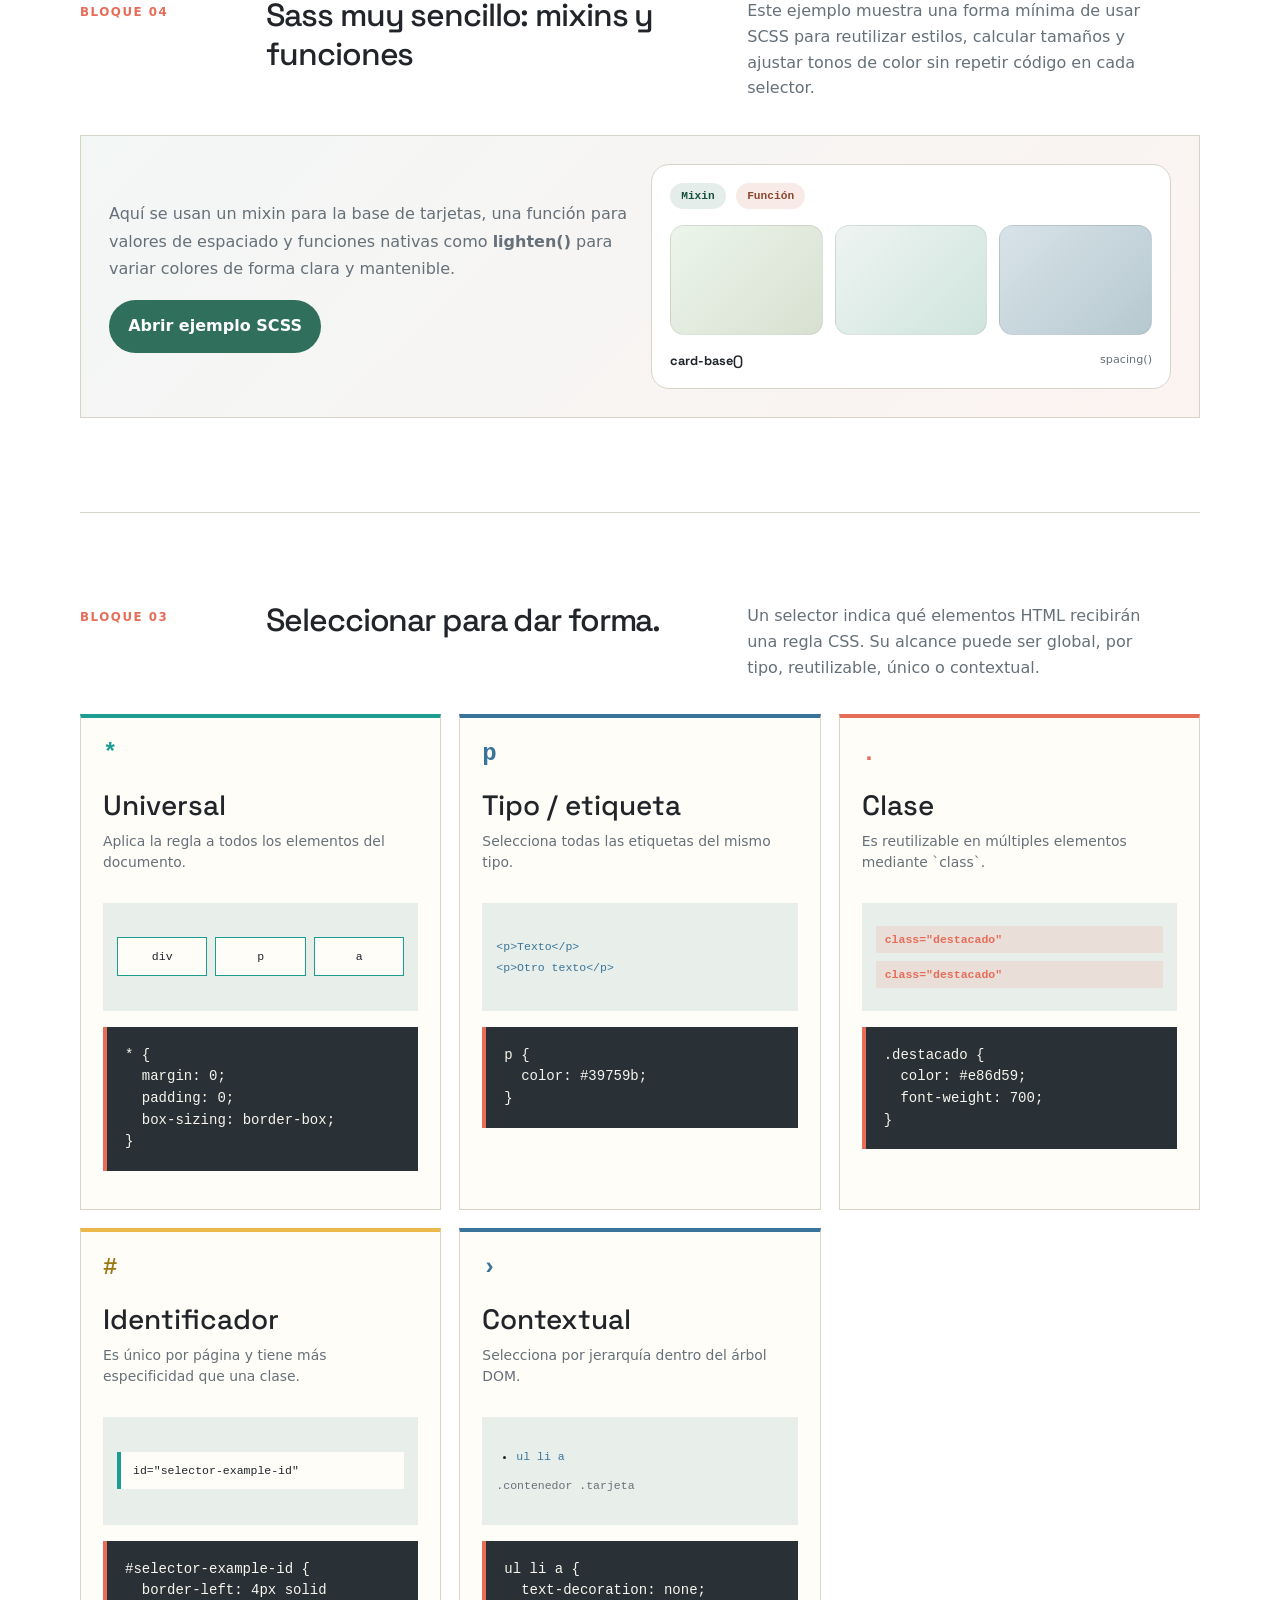
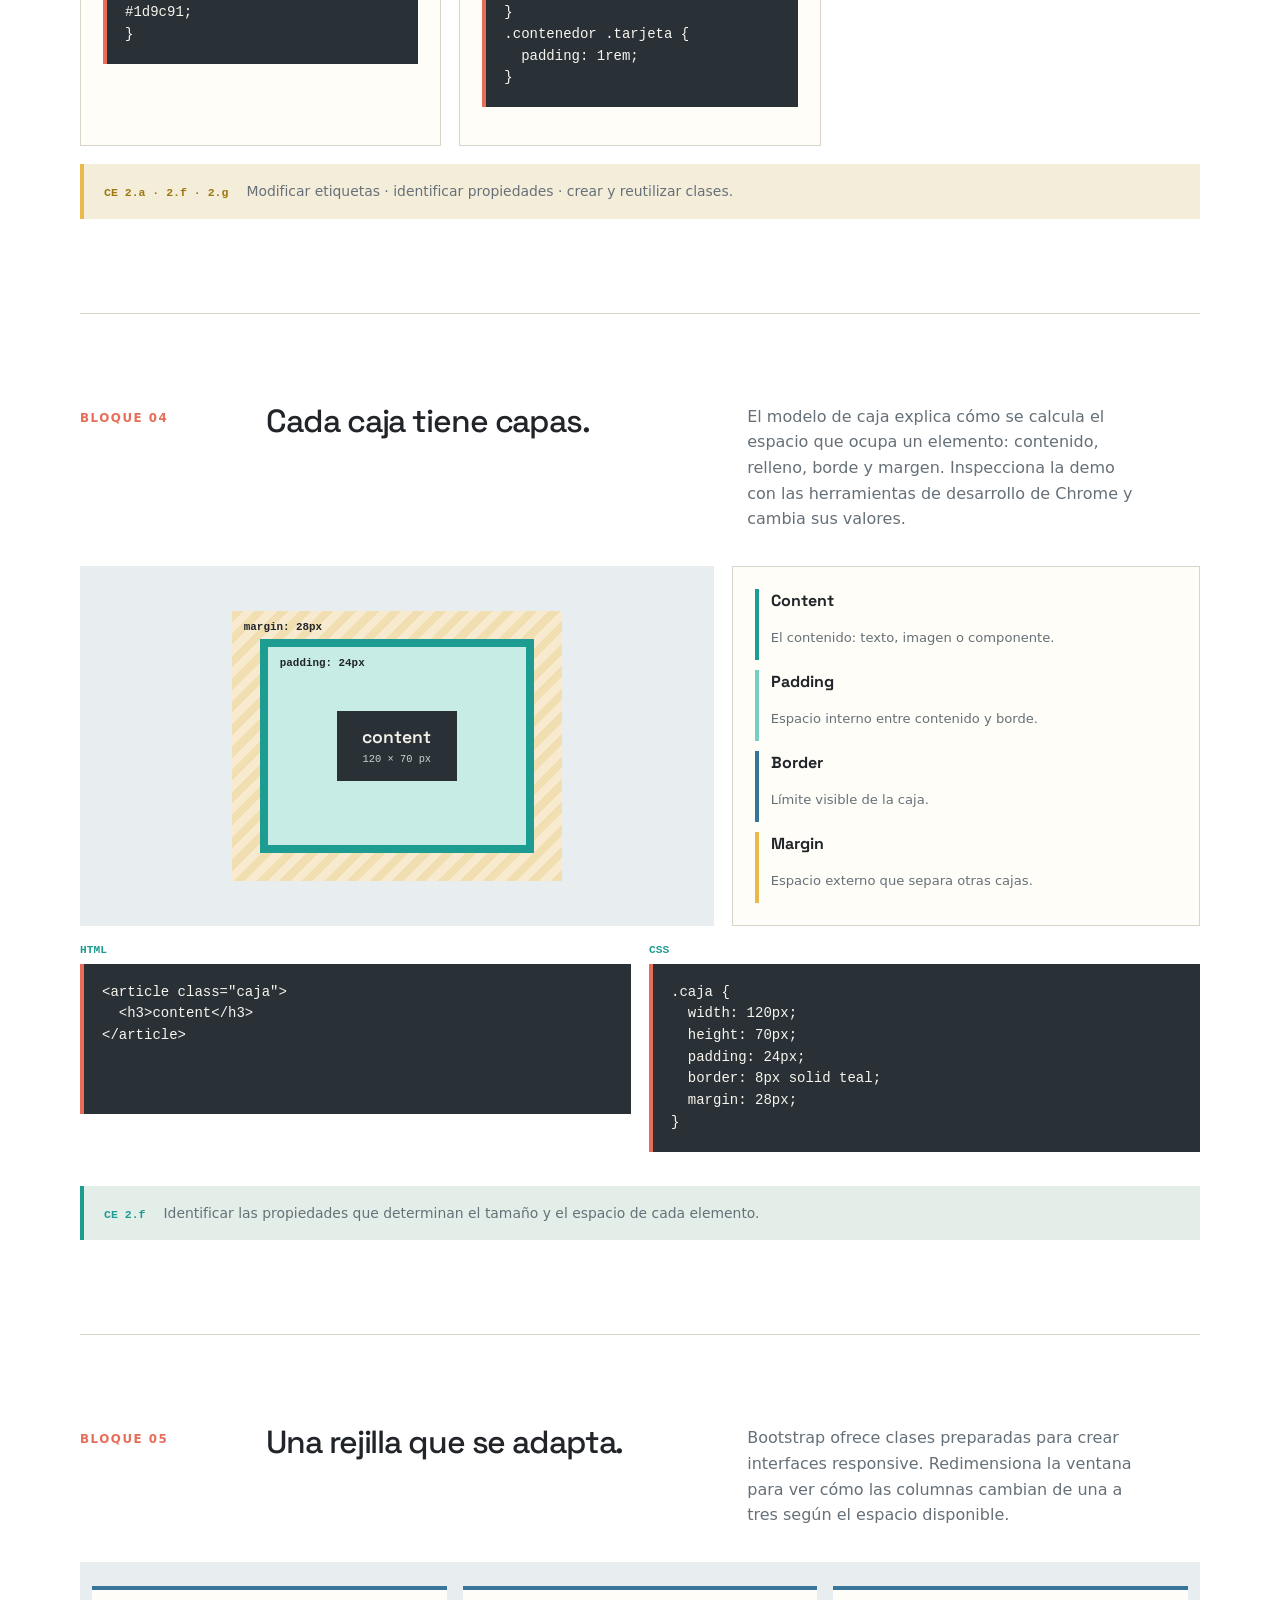
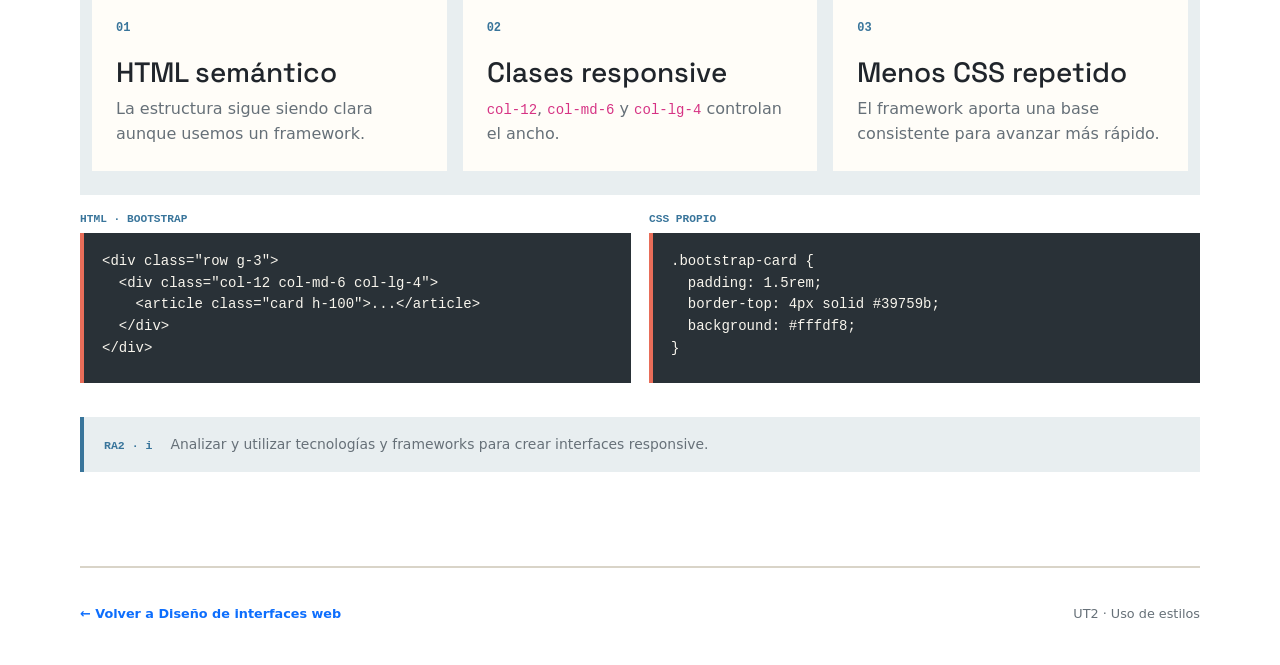
<file: UT2/index.html>
<!doctype html>
<html lang="es">
  <head>
    <meta charset="UTF-8" />
    <meta name="viewport" content="width=device-width, initial-scale=1.0" />
    <meta
      name="description"
      content="UT2: uso de estilos para crear interfaces web homogéneas y responsive."
    />
    <title>UT2 · Uso de estilos</title>
    <link rel="stylesheet" href="index.css" />
    <link
      rel="alternate stylesheet"
      href="tema-claro.css"
      title="Tema claro"
      data-theme="light"
      disabled
    />
    <link
      rel="alternate stylesheet"
      href="tema-oscuro.css"
      title="Tema oscuro"
      data-theme="dark"
      disabled
    />
    <link
      href="https://cdn.jsdelivr.net/npm/bootstrap@5.3.3/dist/css/bootstrap.min.css"
      rel="stylesheet"
      integrity="sha384-QWTKZyjpPEjISv5WaRU9OFeRpok6YctnYmDr5pNlyT2bRjXh0JMhjY6hW+ALEwIH"
      crossorigin="anonymous"
    />
  </head>
  <body>
    <a class="skip-link" href="#contenido">Saltar al contenido</a>
    <header class="site-header">
      <div class="header-inner">
        <a
          class="brand"
          href="../index.html"
          aria-label="Diseño de interfaces web, inicio"
        >
          <span class="brand-mark" aria-hidden="true"
            ><i></i><i></i><i></i
          ></span>
          <span>DIW<span class="brand-dot">.</span></span>
        </a>
        <nav aria-label="Navegación de la unidad">
          <a href="../index.html">Inicio</a>
          <a href="#tipos-estilos">Tipos de estilos</a>
          <a href="#selectores">Selectores CSS</a>
          <a href="#modelo-caja">Modelo de caja</a>
          <a href="#bootstrap">Bootstrap</a>
        </nav>
      </div>
    </header>

    <main id="contenido">
      <section class="unit-hero" aria-labelledby="titulo-unidad">
        <p class="eyebrow">Unidad de trabajo 02 · Uso de estilos</p>
        <h1 id="titulo-unidad">Tres formas<br />de aplicar CSS.</h1>
        <p>
          CSS puede aplicarse a los documentos HTML de tres formas distintas,
          cada una con sus ventajas y casos de uso específicos.
        </p>
      </section>

      <nav class="lesson-index" aria-label="Índice de contenidos de UT2">
        <a href="#tipos-estilos"
          ><span>01</span> Tipos de aplicación de estilos CSS</a
        >
        <a href="#temas"><span>02</span> Conmutación dinámica de temas</a>

        <a href="#selectores"><span>03</span> Selectores CSS</a>
        <a href="#modelo-caja"><span>04</span> Modelo de caja</a>
        <a href="#bootstrap"><span>05</span> Responsive con Bootstrap</a>

        <a href="#bootstrap-landing"><span>03</span> Landing page con Bootstrap</a>
        <a href="#scss-demo"><span>04</span> Sass: mixins y funciones</a>
        <a href="#selectores"><span>05</span> Selectores CSS</a>
        <a href="#modelo-caja"><span>06</span> Modelo de caja</a>

      </nav>

      <section
        class="lesson-section"
        id="tipos-estilos"
        aria-labelledby="titulo-estilos"
      >
        <div class="section-heading">
          <p class="lesson-number">Bloque 01</p>
          <h2 id="titulo-estilos">Tipos de aplicación de estilos CSS</h2>
          <p>
            El lugar donde se define una regla determina su prioridad, su
            alcance y lo fácil que será reutilizarla y mantenerla.
          </p>
        </div>
        <div class="cascade-demo">
          <article class="cascade-card cascade-inline">
            <span class="cascade-label">01 · Estilos en línea</span>
            <p style="color: red">Texto con estilo directo</p>
            <p class="card-explanation">
              Se declara en la propia etiqueta mediante `style`. Tiene máxima
              prioridad, pero dificulta la reutilización y el mantenimiento.
            </p>
            <code>&lt;p style="color:red;"&gt;Texto&lt;/p&gt;</code>
          </article>
          <article class="cascade-card cascade-class">
            <span class="cascade-label">02 · Estilos internos</span>
            <p class="internal-text">Texto con una regla en &lt;style&gt;</p>
            <p class="card-explanation">
              Se define dentro de una etiqueta `&lt;style&gt;` en el
              `&lt;head&gt;`. Es útil para una página única, pero no se
              reutiliza entre documentos.
            </p>
            <code>&lt;style&gt; p { color: blue; } &lt;/style&gt;</code>
          </article>
          <article class="cascade-card cascade-external">
            <span class="cascade-label">03 · Hojas externas</span>
            <p class="external-text">Texto con una hoja CSS vinculada</p>
            <p class="card-explanation">
              Es un archivo `.css` independiente asociado desde el
              `&lt;head&gt;`. Es la opción recomendada por su reutilización y
              mantenibilidad.
            </p>
            <code>&lt;link rel="stylesheet" href="css/estilos.css"&gt;</code>
          </article>
        </div>
        <div class="cascade-note">
          <strong>RA2 · a-b-c</strong
          ><span
            >Reconocer las posibilidades de HTML · definir estilos directos ·
            asociar hojas externas.</span
          >
        </div>
      </section>

      <section
        class="lesson-section theme-section"
        id="temas"
        aria-labelledby="titulo-temas"
      >
        <div class="section-heading">
          <p class="lesson-number">Bloque 02</p>
          <h2 id="titulo-temas">El tema también puede cambiar.</h2>
          <p>
            JavaScript puede activar hojas alternativas en tiempo de ejecución.
            Así, la persona elige su preferencia sin recargar la página ni
            alterar el HTML.
          </p>
        </div>
        <div class="theme-demo">
          <fieldset class="theme-controls">
            <legend>Preferencia de tema</legend>
            <label
              ><input type="radio" name="theme" value="light" />
              <span>Claro</span></label
            >
            <label
              ><input type="radio" name="theme" value="dark" />
              <span>Oscuro</span></label
            >
            <label
              ><input type="radio" name="theme" value="system" />
              <span>Según el sistema</span></label
            >
          </fieldset>
          <div
            class="theme-preview"
            aria-label="Vista previa de una tarjeta que cambia con el tema"
          >
            <span class="preview-kicker">Tema activo</span>
            <strong>Una misma estructura, otra atmósfera.</strong>
            <span class="preview-line"></span>
          </div>
        </div>
        <div class="theme-explanation">
          <div>
            <strong>JavaScript</strong
            ><span>Activa o desactiva las hojas alternativas.</span>
          </div>
          <div>
            <strong>prefers-color-scheme</strong
            ><span>Respeta la preferencia del sistema.</span>
          </div>
          <div>
            <strong>localStorage</strong
            ><span>Recuerda la elección entre visitas.</span>
          </div>
        </div>
        <div class="cascade-note blue-note">
          <strong>RA2 · d</strong
          ><span
            >Definir y utilizar hojas de estilos alternativas para que el
            usuario pueda seleccionar su tema.</span
          >
        </div>
      </section>

      <section
        class="lesson-section example-landing-section"
        id="bootstrap-landing"
        aria-labelledby="titulo-bootstrap"
      >
        <div class="section-heading">
          <p class="lesson-number">Bloque 03</p>
          <h2 id="titulo-bootstrap">Landing page responsive con Bootstrap</h2>
          <p>
            Este ejemplo muestra cómo combinar la estructura de un sitio
            comercial con componentes del framework Bootstrap para crear un
            diseño adaptable, claro y accesible sin perder la identidad visual.
          </p>
        </div>
        <div class="bootstrap-demo-card">
          <div class="bootstrap-demo-copy">
            <p>
              La página usa navbar, hero, grid de tarjetas, CTA y footer para
              ilustrar cómo Bootstrap ayuda a construir una landing page con
              rapidez y a mantener la responsividad en pantallas pequeñas,
              medianas y grandes.
            </p>
            <a href="responsive/index.html" class="demo-link"
              >Ver ejemplo de Zelda: Ocarina of Time</a
            >
          </div>
          <div class="bootstrap-demo-preview" aria-label="Vista previa del ejemplo responsivo">
            <div class="mini-navbar">
              <span class="mini-brand">Z</span>
              <span></span>
              <span></span>
            </div>
            <div class="mini-hero">
              <div>
                <strong>Vuelve a Hyrule</strong>
                <small>Remake fan-made</small>
              </div>
              <button type="button">Explorar</button>
            </div>
            <div class="mini-cards">
              <span></span>
              <span></span>
              <span></span>
            </div>
          </div>
        </div>
      </section>

      <section
        class="lesson-section scss-demo-section"
        id="scss-demo"
        aria-labelledby="titulo-scss"
      >
        <div class="section-heading">
          <p class="lesson-number">Bloque 04</p>
          <h2 id="titulo-scss">Sass muy sencillo: mixins y funciones</h2>
          <p>
            Este ejemplo muestra una forma mínima de usar SCSS para reutilizar
            estilos, calcular tamaños y ajustar tonos de color sin repetir
            código en cada selector.
          </p>
        </div>
        <div class="scss-demo-card">
          <div class="scss-demo-copy">
            <p>
              Aquí se usan un mixin para la base de tarjetas, una función para
              valores de espaciado y funciones nativas como <strong>lighten()</strong>
              para variar colores de forma clara y mantenible.
            </p>
            <a href="scss/index.html" class="demo-link scss-link"
              >Abrir ejemplo SCSS</a
            >
          </div>
          <div class="scss-demo-preview" aria-label="Vista previa del ejemplo SCSS">
            <div class="scss-preview-top">
              <span class="scss-chip">Mixin</span>
              <span class="scss-chip alt">Función</span>
            </div>
            <div class="scss-preview-boxes">
              <span class="scss-box"></span>
              <span class="scss-box highlight"></span>
              <span class="scss-box dark"></span>
            </div>
            <div class="scss-preview-footer">
              <strong>card-base()</strong>
              <small>spacing()</small>
            </div>
          </div>
        </div>
      </section>

      <section
        class="lesson-section selectors-section"
        id="selectores"
        aria-labelledby="titulo-selectores"
      >
        <div class="section-heading">
          <p class="lesson-number">Bloque 03</p>
          <h2 id="titulo-selectores">Seleccionar para dar forma.</h2>
          <p>
            Un selector indica qué elementos HTML recibirán una regla CSS. Su
            alcance puede ser global, por tipo, reutilizable, único o
            contextual.
          </p>
        </div>
        <div class="selector-grid">
          <article class="selector-card selector-universal">
            <span class="selector-symbol">*</span>
            <h3>Universal</h3>
            <p>Aplica la regla a todos los elementos del documento.</p>
            <div class="selector-demo universal-demo">
              <span>div</span><span>p</span><span>a</span>
            </div>
            <pre><code>* {
  margin: 0;
  padding: 0;
  box-sizing: border-box;
}</code></pre>
          </article>
          <article class="selector-card selector-type">
            <span class="selector-symbol">p</span>
            <h3>Tipo / etiqueta</h3>
            <p>Selecciona todas las etiquetas del mismo tipo.</p>
            <div class="selector-demo type-demo">
              <p>&lt;p&gt;Texto&lt;/p&gt;</p>
              <p>&lt;p&gt;Otro texto&lt;/p&gt;</p>
            </div>
            <pre><code>p {
  color: #39759b;
}</code></pre>
          </article>
          <article class="selector-card selector-class">
            <span class="selector-symbol">.</span>
            <h3>Clase</h3>
            <p>Es reutilizable en múltiples elementos mediante `class`.</p>
            <div class="selector-demo class-demo">
              <span class="highlight">class="destacado"</span
              ><span class="highlight">class="destacado"</span>
            </div>
            <pre><code>.destacado {
  color: #e86d59;
  font-weight: 700;
}</code></pre>
          </article>
          <article class="selector-card selector-id">
            <span class="selector-symbol">#</span>
            <h3>Identificador</h3>
            <p>Es único por página y tiene más especificidad que una clase.</p>
            <div class="selector-demo id-demo">
              <span id="selector-example-id">id="selector-example-id"</span>
            </div>
            <pre><code>#selector-example-id {
  border-left: 4px solid #1d9c91;
}</code></pre>
          </article>
          <article class="selector-card selector-contextual">
            <span class="selector-symbol">›</span>
            <h3>Contextual</h3>
            <p>Selecciona por jerarquía dentro del árbol DOM.</p>
            <div class="selector-demo contextual-demo">
              <ul>
                <li><a href="#selectores">ul li a</a></li>
              </ul>
              <span>.contenedor .tarjeta</span>
            </div>
            <pre><code>ul li a {
  text-decoration: none;
}
.contenedor .tarjeta {
  padding: 1rem;
}</code></pre>
          </article>
        </div>
        <div class="cascade-note yellow-note">
          <strong>CE 2.a · 2.f · 2.g</strong
          ><span
            >Modificar etiquetas · identificar propiedades · crear y reutilizar
            clases.</span
          >
        </div>
      </section>

      <section
        class="lesson-section box-model-section"
        id="modelo-caja"
        aria-labelledby="titulo-modelo-caja"
      >
        <div class="section-heading">
          <p class="lesson-number">Bloque 04</p>
          <h2 id="titulo-modelo-caja">Cada caja tiene capas.</h2>
          <p>
            El modelo de caja explica cómo se calcula el espacio que ocupa un
            elemento: contenido, relleno, borde y margen. Inspecciona la demo
            con las herramientas de desarrollo de Chrome y cambia sus valores.
          </p>
        </div>
        <div class="box-model-layout">
          <div class="box-model-demo" aria-label="Representación visual del modelo de caja CSS">
            <div class="box-layer box-margin">
              <span class="layer-label">margin: 28px</span>
              <div class="box-layer box-border">
                <span class="layer-label">border: 8px</span>
                <div class="box-layer box-padding">
                  <span class="layer-label">padding: 24px</span>
                  <div class="box-content">
                    <strong>content</strong>
                    <span>120 × 70 px</span>
                  </div>
                </div>
              </div>
            </div>
          </div>
          <div class="box-model-reference">
            <div><strong>Content</strong><span>El contenido: texto, imagen o componente.</span></div>
            <div><strong>Padding</strong><span>Espacio interno entre contenido y borde.</span></div>
            <div><strong>Border</strong><span>Límite visible de la caja.</span></div>
            <div><strong>Margin</strong><span>Espacio externo que separa otras cajas.</span></div>
          </div>
        </div>
        <div class="box-model-code">
          <div>
            <span>HTML</span>
            <pre><code>&lt;article class="caja"&gt;
  &lt;h3&gt;content&lt;/h3&gt;
&lt;/article&gt;</code></pre>
          </div>
          <div>
            <span>CSS</span>
            <pre><code>.caja {
  width: 120px;
  height: 70px;
  padding: 24px;
  border: 8px solid teal;
  margin: 28px;
}</code></pre>
          </div>
        </div>
        <div class="cascade-note teal-note">
          <strong>CE 2.f</strong>
          <span>Identificar las propiedades que determinan el tamaño y el espacio de cada elemento.</span>
        </div>
      </section>

      <section
        class="lesson-section bootstrap-section"
        id="bootstrap"
        aria-labelledby="titulo-bootstrap"
      >
        <div class="section-heading">
          <p class="lesson-number">Bloque 05</p>
          <h2 id="titulo-bootstrap">Una rejilla que se adapta.</h2>
          <p>
            Bootstrap ofrece clases preparadas para crear interfaces responsive.
            Redimensiona la ventana para ver cómo las columnas cambian de una a
            tres según el espacio disponible.
          </p>
        </div>
        <div class="bootstrap-demo container-fluid">
          <div class="row g-3">
            <div class="col-12 col-md-6 col-lg-4">
              <article class="bootstrap-card h-100">
                <span class="bootstrap-number">01</span>
                <h3>HTML semántico</h3>
                <p>La estructura sigue siendo clara aunque usemos un framework.</p>
              </article>
            </div>
            <div class="col-12 col-md-6 col-lg-4">
              <article class="bootstrap-card h-100">
                <span class="bootstrap-number">02</span>
                <h3>Clases responsive</h3>
                <p><code>col-12</code>, <code>col-md-6</code> y <code>col-lg-4</code> controlan el ancho.</p>
              </article>
            </div>
            <div class="col-12 col-md-12 col-lg-4">
              <article class="bootstrap-card h-100">
                <span class="bootstrap-number">03</span>
                <h3>Menos CSS repetido</h3>
                <p>El framework aporta una base consistente para avanzar más rápido.</p>
              </article>
            </div>
          </div>
        </div>
        <div class="bootstrap-code-grid">
          <div>
            <span>HTML · Bootstrap</span>
            <pre><code>&lt;div class="row g-3"&gt;
  &lt;div class="col-12 col-md-6 col-lg-4"&gt;
    &lt;article class="card h-100"&gt;...&lt;/article&gt;
  &lt;/div&gt;
&lt;/div&gt;</code></pre>
          </div>
          <div>
            <span>CSS propio</span>
            <pre><code>.bootstrap-card {
  padding: 1.5rem;
  border-top: 4px solid #39759b;
  background: #fffdf8;
}</code></pre>
          </div>
        </div>
        <div class="cascade-note blue-note">
          <strong>RA2 · i</strong>
          <span>Analizar y utilizar tecnologías y frameworks para crear interfaces responsive.</span>
        </div>
      </section>
    </main>

    <footer class="site-footer">
      <a href="../index.html">← Volver a Diseño de interfaces web</a>
      <span>UT2 · Uso de estilos</span>
    </footer>
    <script src="tema-switcher.js"></script>
  </body>
</html>
</file>
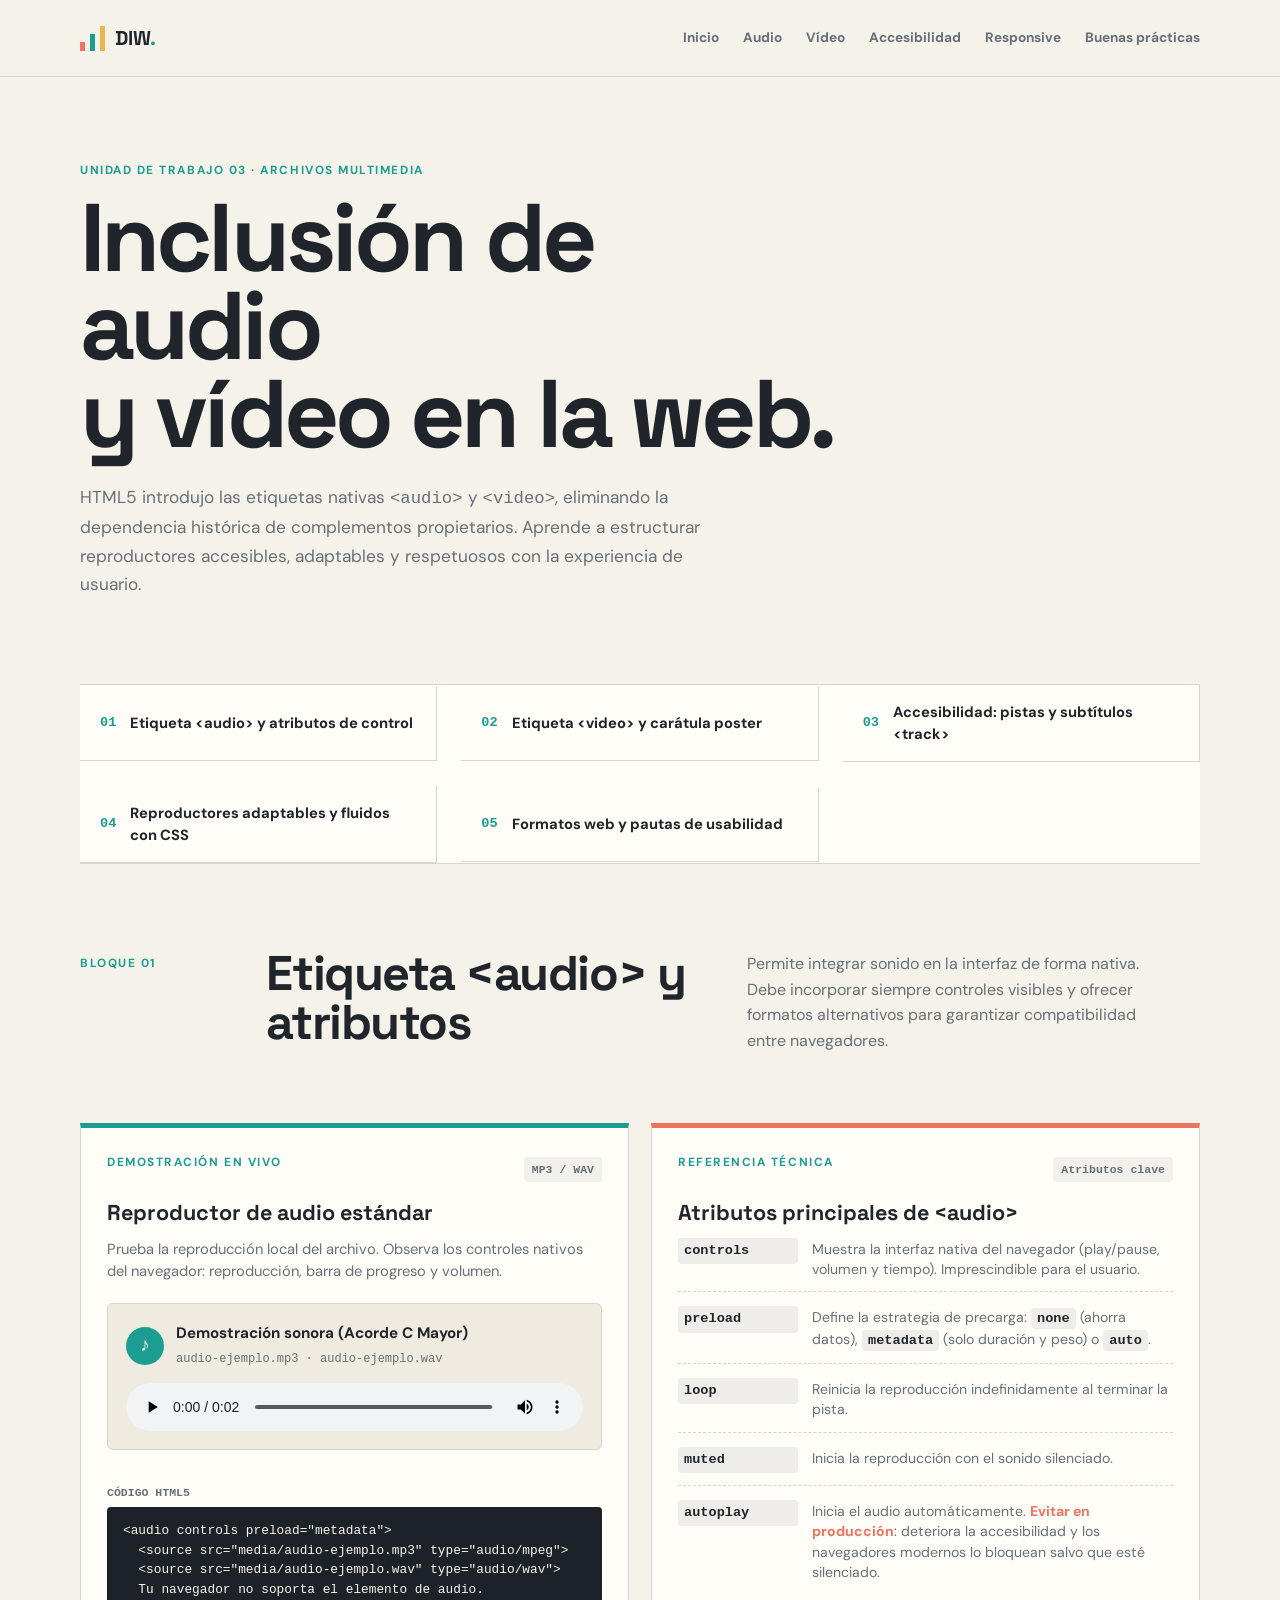
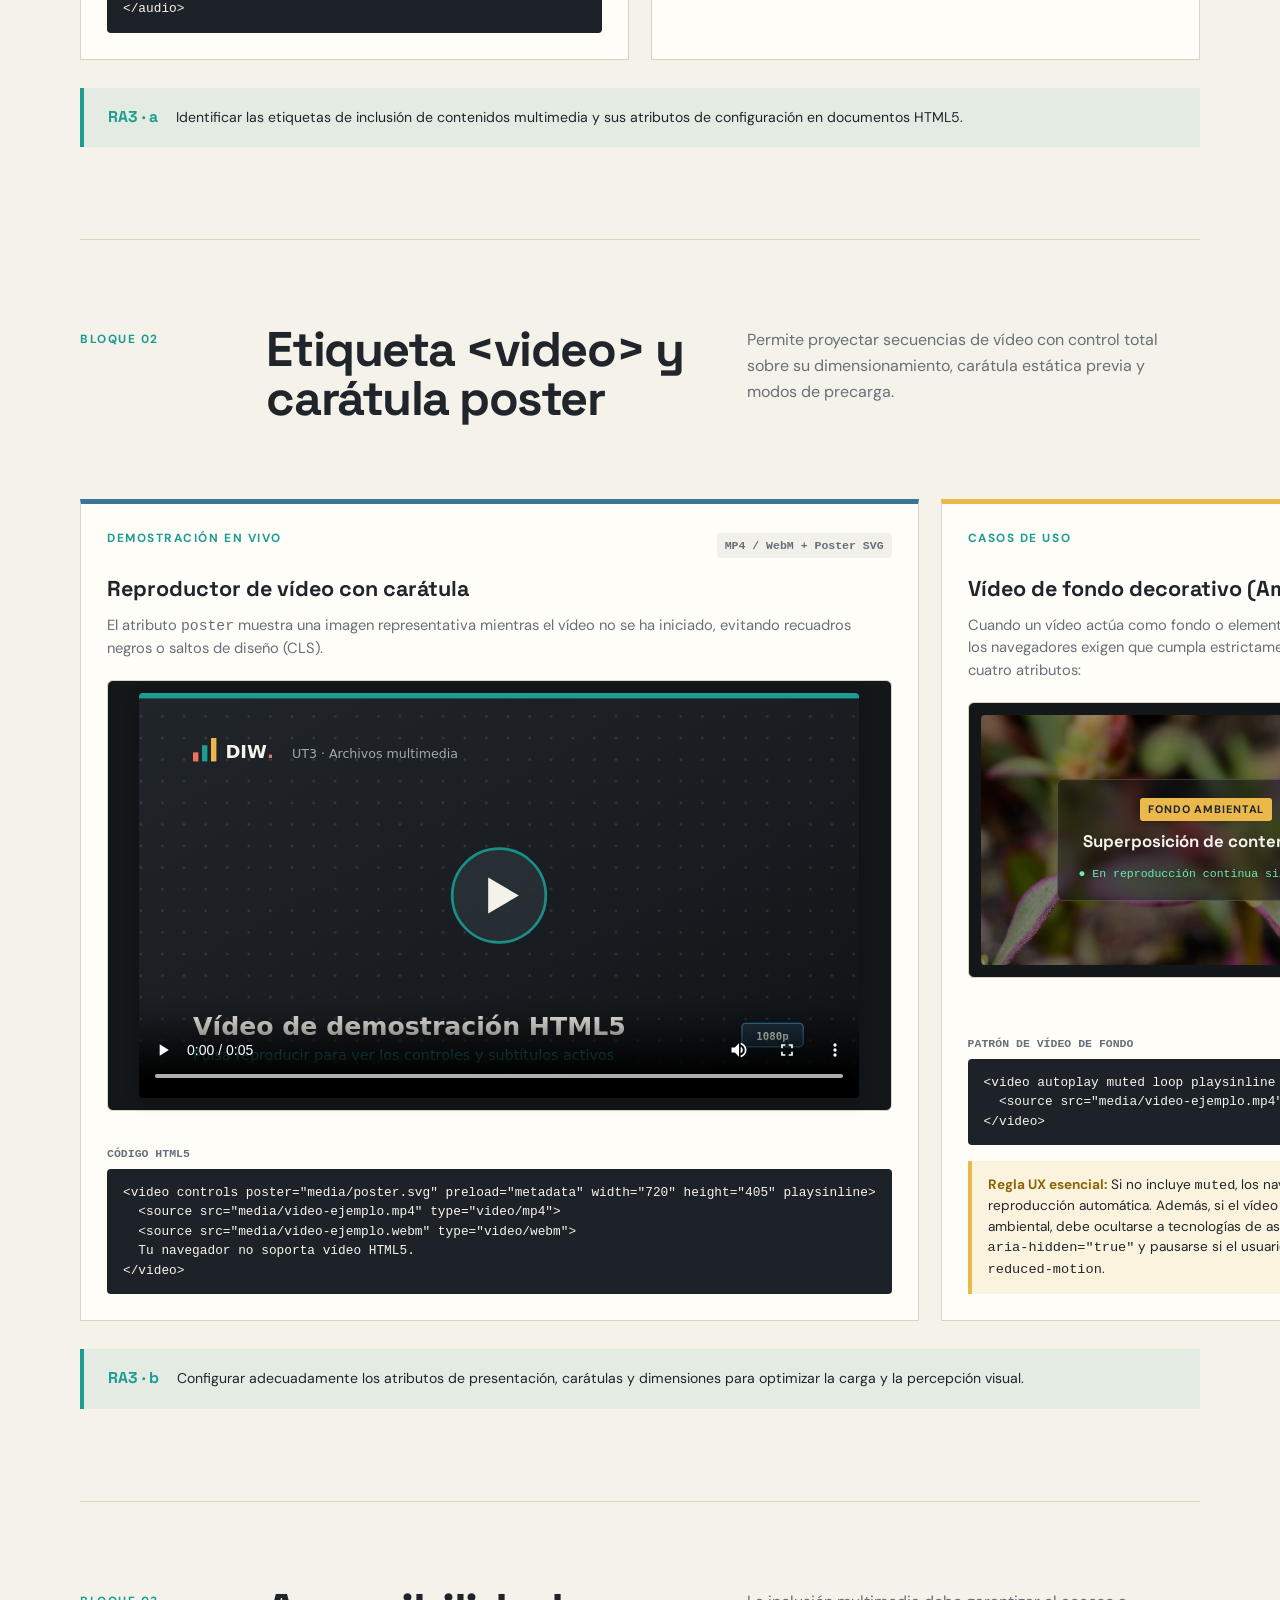
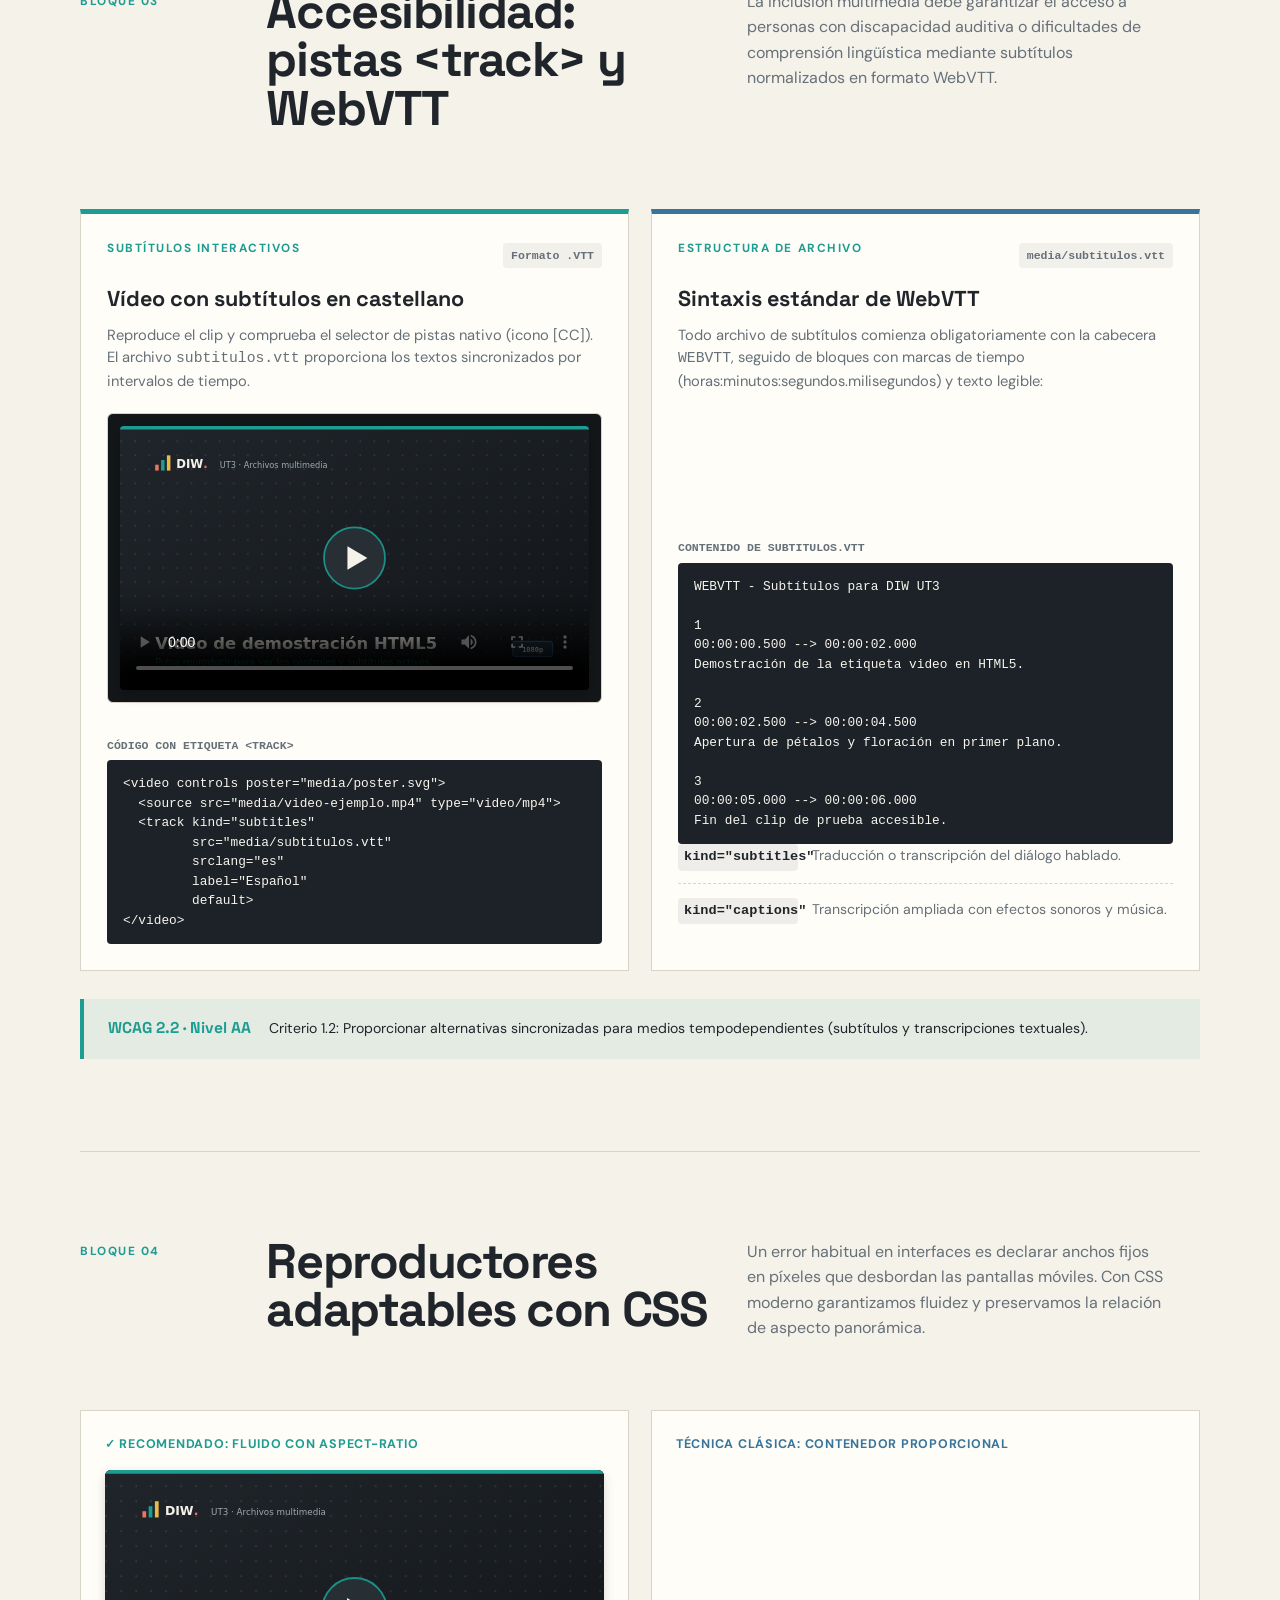
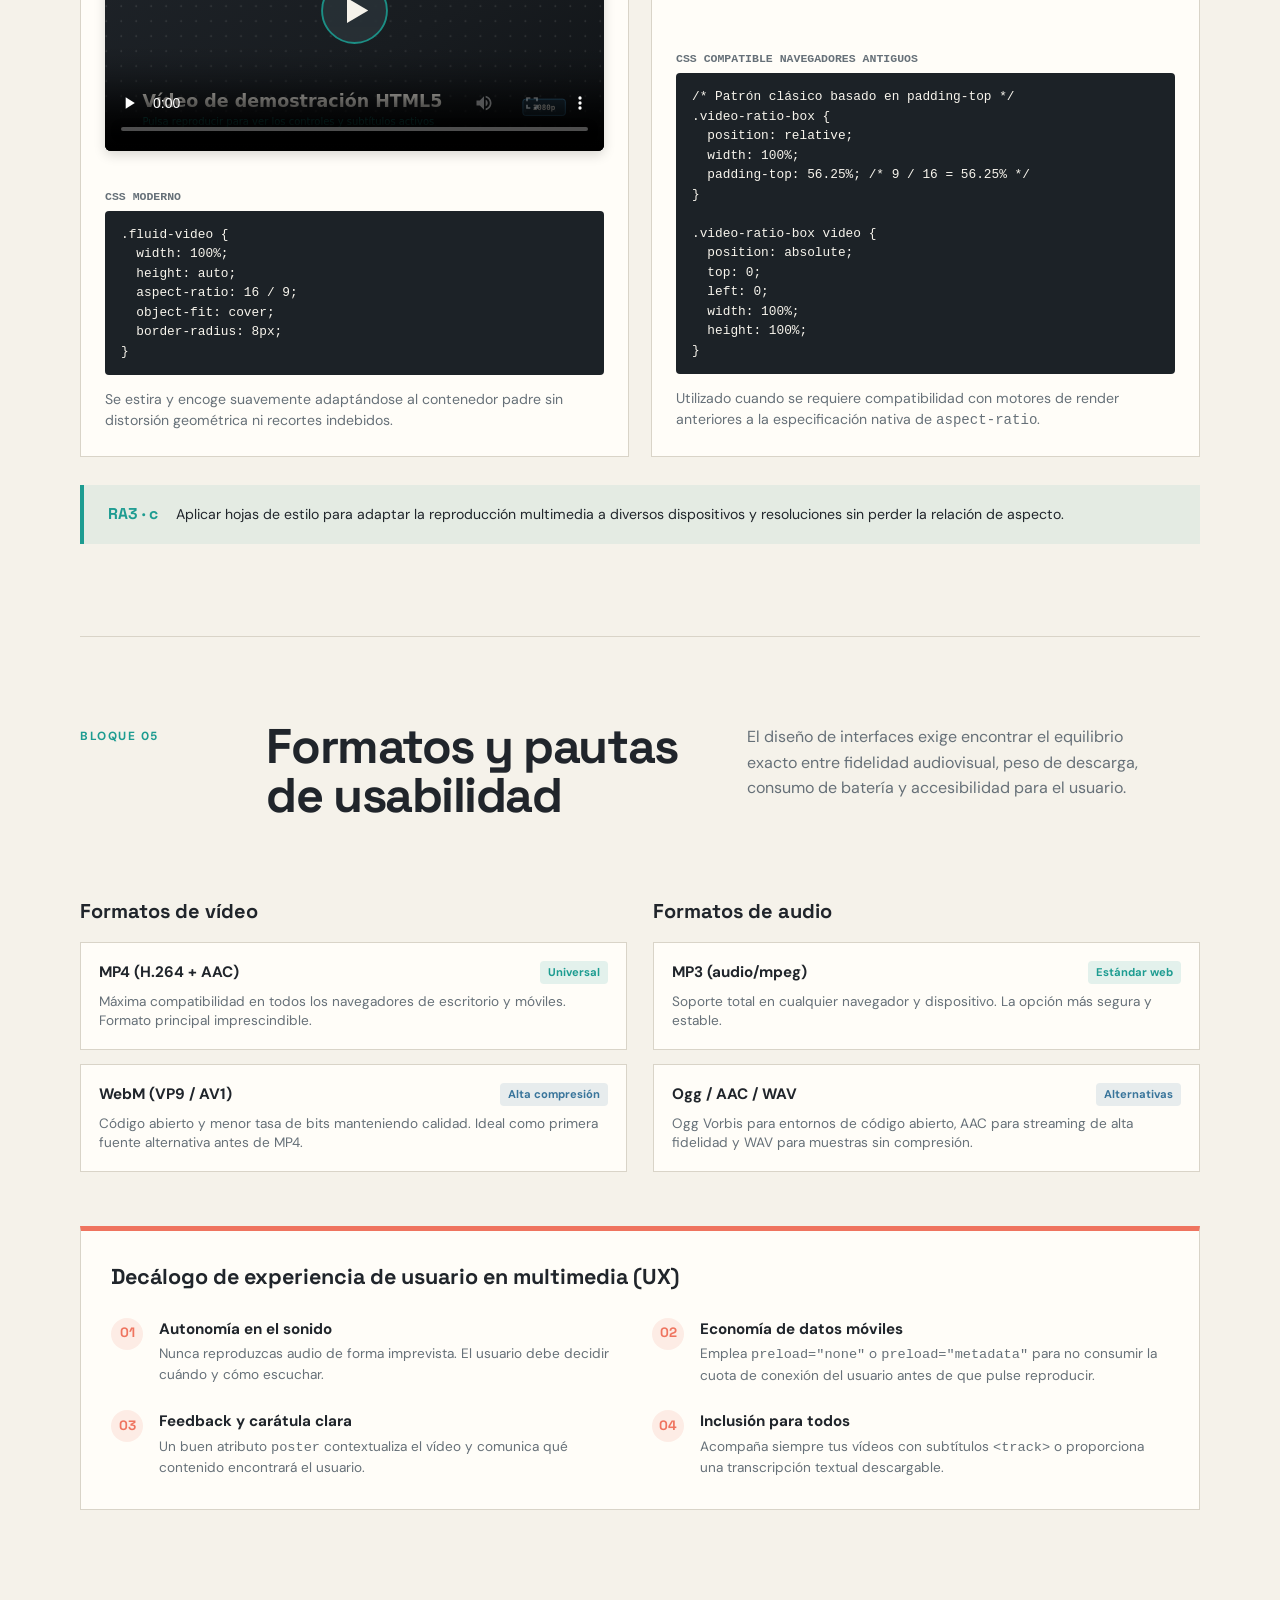
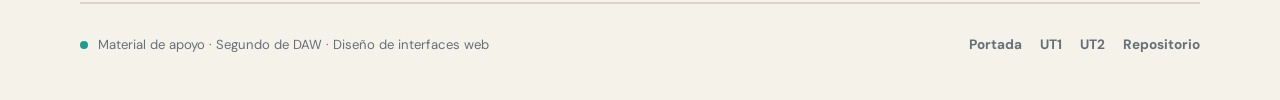
<file: UT3/index.html>
<!doctype html>
<html lang="es">
  <head>
    <meta charset="UTF-8" />
    <meta name="viewport" content="width=device-width, initial-scale=1.0" />
    <meta
      name="description"
      content="UT3: Inclusión de elementos multimedia en interfaces web. Ejemplos prácticos y accesibles de audio y vídeo con HTML5 y CSS."
    />
    <title>UT3 · Archivos multimedia</title>
    <link rel="stylesheet" href="index.css" />
  </head>
  <body>
    <a class="skip-link" href="#contenido">Saltar al contenido</a>

    <header class="site-header">
      <div class="header-inner">
        <a
          class="brand"
          href="../index.html"
          aria-label="Diseño de interfaces web, inicio"
        >
          <span class="brand-mark" aria-hidden="true">
            <i></i><i></i><i></i>
          </span>
          <span>DIW<span class="brand-dot">.</span></span>
        </a>
        <nav aria-label="Navegación de la unidad">
          <a href="../index.html">Inicio</a>
          <a href="#etiqueta-audio">Audio</a>
          <a href="#etiqueta-video">Vídeo</a>
          <a href="#accesibilidad-multimedia">Accesibilidad</a>
          <a href="#video-responsive">Responsive</a>
          <a href="#buenas-practicas">Buenas prácticas</a>
        </nav>
      </div>
    </header>

    <main id="contenido">
      <section class="unit-hero" aria-labelledby="titulo-unidad">
        <p class="eyebrow">Unidad de trabajo 03 · Archivos multimedia</p>
        <h1 id="titulo-unidad">Inclusión de audio<br />y vídeo en la web.</h1>
        <p>
          HTML5 introdujo las etiquetas nativas <code>&lt;audio&gt;</code> y
          <code>&lt;video&gt;</code>, eliminando la dependencia histórica de
          complementos propietarios. Aprende a estructurar reproductores
          accesibles, adaptables y respetuosos con la experiencia de usuario.
        </p>
      </section>

      <nav class="lesson-index" aria-label="Índice de contenidos de UT3">
        <a href="#etiqueta-audio">
          <span>01</span> Etiqueta &lt;audio&gt; y atributos de control
        </a>
        <a href="#etiqueta-video">
          <span>02</span> Etiqueta &lt;video&gt; y carátula poster
        </a>
        <a href="#accesibilidad-multimedia">
          <span>03</span> Accesibilidad: pistas y subtítulos &lt;track&gt;
        </a>
        <a href="#video-responsive">
          <span>04</span> Reproductores adaptables y fluidos con CSS
        </a>
        <a href="#buenas-practicas">
          <span>05</span> Formatos web y pautas de usabilidad
        </a>
      </nav>

      <!-- BLOQUE 01: AUDIO -->
      <section
        class="lesson-section"
        id="etiqueta-audio"
        aria-labelledby="titulo-audio"
      >
        <div class="section-heading">
          <p class="lesson-number">Bloque 01</p>
          <h2 id="titulo-audio">Etiqueta &lt;audio&gt; y atributos</h2>
          <p>
            Permite integrar sonido en la interfaz de forma nativa. Debe
            incorporar siempre controles visibles y ofrecer formatos alternativos
            para garantizar compatibilidad entre navegadores.
          </p>
        </div>

        <div class="media-demo-grid">
          <article class="media-card media-card-teal">
            <div class="card-header-badge">
              <span class="badge-tag">Demostración en vivo</span>
              <span class="badge-format">MP3 / WAV</span>
            </div>
            <h3>Reproductor de audio estándar</h3>
            <p>
              Prueba la reproducción local del archivo. Observa los controles
              nativos del navegador: reproducción, barra de progreso y volumen.
            </p>

            <div class="player-container audio-player-box">
              <div class="player-meta">
                <span class="player-icon" aria-hidden="true">♪</span>
                <div>
                  <strong>Demostración sonora (Acorde C Mayor)</strong>
                  <small>audio-ejemplo.mp3 · audio-ejemplo.wav</small>
                </div>
              </div>
              <audio controls preload="metadata" class="full-width-audio">
                <source src="media/audio-ejemplo.mp3" type="audio/mpeg" />
                <source src="media/audio-ejemplo.wav" type="audio/wav" />
                Tu navegador no soporta la reproducción de audio HTML5.
              </audio>
            </div>

            <div class="code-wrapper">
              <span class="code-label">Código HTML5</span>
              <pre><code>&lt;audio controls preload="metadata"&gt;
  &lt;source src="media/audio-ejemplo.mp3" type="audio/mpeg"&gt;
  &lt;source src="media/audio-ejemplo.wav" type="audio/wav"&gt;
  Tu navegador no soporta el elemento de audio.
&lt;/audio&gt;</code></pre>
            </div>
          </article>

          <article class="media-card media-card-coral">
            <div class="card-header-badge">
              <span class="badge-tag">Referencia técnica</span>
              <span class="badge-format">Atributos clave</span>
            </div>
            <h3>Atributos principales de &lt;audio&gt;</h3>
            <ul class="attribute-list">
              <li>
                <code>controls</code>
                <span
                  >Muestra la interfaz nativa del navegador (play/pause, volumen
                  y tiempo). Imprescindible para el usuario.</span
                >
              </li>
              <li>
                <code>preload</code>
                <span
                  >Define la estrategia de precarga: <code>none</code> (ahorra
                  datos), <code>metadata</code> (solo duración y peso) o
                  <code>auto</code>.</span
                >
              </li>
              <li>
                <code>loop</code>
                <span
                  >Reinicia la reproducción indefinidamente al terminar la
                  pista.</span
                >
              </li>
              <li>
                <code>muted</code>
                <span>Inicia la reproducción con el sonido silenciado.</span>
              </li>
              <li>
                <code>autoplay</code>
                <span
                  >Inicia el audio automáticamente. <strong>Evitar en producción</strong>:
                  deteriora la accesibilidad y los navegadores modernos lo bloquean
                  salvo que esté silenciado.</span
                >
              </li>
            </ul>
          </article>
        </div>

        <div class="ra-note">
          <strong>RA3 · a</strong
          ><span
            >Identificar las etiquetas de inclusión de contenidos multimedia y
            sus atributos de configuración en documentos HTML5.</span
          >
        </div>
      </section>

      <!-- BLOQUE 02: VIDEO -->
      <section
        class="lesson-section"
        id="etiqueta-video"
        aria-labelledby="titulo-video"
      >
        <div class="section-heading">
          <p class="lesson-number">Bloque 02</p>
          <h2 id="titulo-video">Etiqueta &lt;video&gt; y carátula poster</h2>
          <p>
            Permite proyectar secuencias de vídeo con control total sobre su
            dimensionamiento, carátula estática previa y modos de precarga.
          </p>
        </div>

        <div class="media-demo-grid">
          <article class="media-card media-card-blue">
            <div class="card-header-badge">
              <span class="badge-tag">Demostración en vivo</span>
              <span class="badge-format">MP4 / WebM + Poster SVG</span>
            </div>
            <h3>Reproductor de vídeo con carátula</h3>
            <p>
              El atributo <code>poster</code> muestra una imagen representativa
              mientras el vídeo no se ha iniciado, evitando recuadros negros o
              saltos de diseño (CLS).
            </p>

            <div class="player-container video-player-box">
              <video
                controls
                poster="media/poster.svg"
                preload="metadata"
                width="720"
                height="405"
                playsinline
              >
                <source src="media/video-ejemplo.mp4" type="video/mp4" />
                <source src="media/video-ejemplo.webm" type="video/webm" />
                <p>
                  Tu navegador no soporta vídeo HTML5. Puedes
                  <a href="media/video-ejemplo.mp4">descargar el archivo aquí</a>.
                </p>
              </video>
            </div>

            <div class="code-wrapper">
              <span class="code-label">Código HTML5</span>
              <pre><code>&lt;video controls poster="media/poster.svg" preload="metadata" width="720" height="405" playsinline&gt;
  &lt;source src="media/video-ejemplo.mp4" type="video/mp4"&gt;
  &lt;source src="media/video-ejemplo.webm" type="video/webm"&gt;
  Tu navegador no soporta vídeo HTML5.
&lt;/video&gt;</code></pre>
            </div>
          </article>

          <article class="media-card media-card-mustard">
            <div class="card-header-badge">
              <span class="badge-tag">Casos de uso</span>
              <span class="badge-format">Patrón UI</span>
            </div>
            <h3>Vídeo de fondo decorativo (Ambient video)</h3>
            <p>
              Cuando un vídeo actúa como fondo o elemento ambiental sin sonido,
              los navegadores exigen que cumpla estrictamente los siguientes
              cuatro atributos:
            </p>

            <div class="player-container ambient-player-box">
              <div class="ambient-video-wrapper">
                <video
                  autoplay
                  muted
                  loop
                  playsinline
                  preload="auto"
                  class="ambient-video"
                  aria-hidden="true"
                >
                  <source src="media/video-ejemplo.mp4" type="video/mp4" />
                  <source src="media/video-ejemplo.webm" type="video/webm" />
                </video>
                <div class="ambient-overlay">
                  <span class="ambient-tag">Fondo ambiental</span>
                  <p class="ambient-title">Superposición de contenido UI</p>
                  <span class="ambient-status" aria-hidden="true">● En reproducción continua silenciada</span>
                </div>
              </div>
            </div>

            <div class="code-wrapper">
              <span class="code-label">Patrón de vídeo de fondo</span>
              <pre><code>&lt;video autoplay muted loop playsinline aria-hidden="true"&gt;
  &lt;source src="media/video-ejemplo.mp4" type="video/mp4"&gt;
&lt;/video&gt;</code></pre>
            </div>
            <div class="card-tip-box">
              <strong>Regla UX esencial:</strong> Si no incluye
              <code>muted</code>, los navegadores bloquean la reproducción
              automática. Además, si el vídeo es meramente ambiental, debe
              ocultarse a tecnologías de asistencia mediante
              <code>aria-hidden="true"</code> y pausarse si el usuario activa
              <code>prefers-reduced-motion</code>.
            </div>
          </article>
        </div>

        <div class="ra-note">
          <strong>RA3 · b</strong
          ><span
            >Configurar adecuadamente los atributos de presentación, carátulas y
            dimensiones para optimizar la carga y la percepción visual.</span
          >
        </div>
      </section>

      <!-- BLOQUE 03: ACCESIBILIDAD Y TRACK -->
      <section
        class="lesson-section"
        id="accesibilidad-multimedia"
        aria-labelledby="titulo-accesibilidad"
      >
        <div class="section-heading">
          <p class="lesson-number">Bloque 03</p>
          <h2 id="titulo-accesibilidad">Accesibilidad: pistas &lt;track&gt; y WebVTT</h2>
          <p>
            La inclusión multimedia debe garantizar el acceso a personas con
            discapacidad auditiva o dificultades de comprensión lingüística mediante
            subtítulos normalizados en formato WebVTT.
          </p>
        </div>

        <div class="media-demo-grid">
          <article class="media-card media-card-teal">
            <div class="card-header-badge">
              <span class="badge-tag">Subtítulos interactivos</span>
              <span class="badge-format">Formato .VTT</span>
            </div>
            <h3>Vídeo con subtítulos en castellano</h3>
            <p>
              Reproduce el clip y comprueba el selector de pistas nativo (icono
              [CC]). El archivo <code>subtitulos.vtt</code> proporciona los textos
              sincronizados por intervalos de tiempo.
            </p>

            <div class="player-container video-player-box">
              <video
                controls
                poster="media/poster.svg"
                preload="metadata"
                playsinline
              >
                <source src="media/video-ejemplo.mp4" type="video/mp4" />
                <source src="media/video-ejemplo.webm" type="video/webm" />
                <track
                  kind="subtitles"
                  src="media/subtitulos.vtt"
                  srclang="es"
                  label="Español"
                  default
                />
                Tu navegador no soporta vídeo con subtítulos.
              </video>
            </div>

            <div class="code-wrapper">
              <span class="code-label">Código con etiqueta &lt;track&gt;</span>
              <pre><code>&lt;video controls poster="media/poster.svg"&gt;
  &lt;source src="media/video-ejemplo.mp4" type="video/mp4"&gt;
  &lt;track kind="subtitles"
         src="media/subtitulos.vtt"
         srclang="es"
         label="Español"
         default&gt;
&lt;/video&gt;</code></pre>
            </div>
          </article>

          <article class="media-card media-card-blue">
            <div class="card-header-badge">
              <span class="badge-tag">Estructura de archivo</span>
              <span class="badge-format">media/subtitulos.vtt</span>
            </div>
            <h3>Sintaxis estándar de WebVTT</h3>
            <p>
              Todo archivo de subtítulos comienza obligatoriamente con la
              cabecera <code>WEBVTT</code>, seguido de bloques con marcas de
              tiempo (horas:minutos:segundos.milisegundos) y texto legible:
            </p>

            <div class="code-wrapper">
              <span class="code-label">Contenido de subtitulos.vtt</span>
              <pre><code>WEBVTT - Subtítulos para DIW UT3

1
00:00:00.500 --&gt; 00:00:02.000
Demostración de la etiqueta video en HTML5.

2
00:00:02.500 --&gt; 00:00:04.500
Apertura de pétalos y floración en primer plano.

3
00:00:05.000 --&gt; 00:00:06.000
Fin del clip de prueba accesible.</code></pre>
            </div>

            <ul class="attribute-list">
              <li>
                <code>kind="subtitles"</code>
                <span>Traducción o transcripción del diálogo hablado.</span>
              </li>
              <li>
                <code>kind="captions"</code>
                <span>Transcripción ampliada con efectos sonoros y música.</span>
              </li>
            </ul>
          </article>
        </div>

        <div class="ra-note">
          <strong>WCAG 2.2 · Nivel AA</strong
          ><span
            >Criterio 1.2: Proporcionar alternativas sincronizadas para
            medios tempodependientes (subtítulos y transcripciones textuales).</span
          >
        </div>
      </section>

      <!-- BLOQUE 04: VIDEO RESPONSIVE CON CSS -->
      <section
        class="lesson-section"
        id="video-responsive"
        aria-labelledby="titulo-responsive"
      >
        <div class="section-heading">
          <p class="lesson-number">Bloque 04</p>
          <h2 id="titulo-responsive">Reproductores adaptables con CSS</h2>
          <p>
            Un error habitual en interfaces es declarar anchos fijos en píxeles
            que desbordan las pantallas móviles. Con CSS moderno garantizamos
            fluidez y preservamos la relación de aspecto panorámica.
          </p>
        </div>

        <div class="responsive-comparison-grid">
          <article class="responsive-demo-card">
            <div class="responsive-card-badge badge-good">
              <span>✓ Recomendado: Fluido con aspect-ratio</span>
            </div>
            <div class="responsive-video-shell">
              <video
                controls
                poster="media/poster.svg"
                class="fluid-video"
                preload="none"
              >
                <source src="media/video-ejemplo.mp4" type="video/mp4" />
              </video>
            </div>
            <div class="code-wrapper">
              <span class="code-label">CSS moderno</span>
              <pre><code>.fluid-video {
  width: 100%;
  height: auto;
  aspect-ratio: 16 / 9;
  object-fit: cover;
  border-radius: 8px;
}</code></pre>
            </div>
            <p class="card-explanation">
              Se estira y encoge suavemente adaptándose al contenedor padre sin
              distorsión geométrica ni recortes indebidos.
            </p>
          </article>

          <article class="responsive-demo-card">
            <div class="responsive-card-badge badge-info">
              <span>Técnica clásica: Contenedor proporcional</span>
            </div>
            <div class="code-wrapper">
              <span class="code-label">CSS compatible navegadores antiguos</span>
              <pre><code>/* Patrón clásico basado en padding-top */
.video-ratio-box {
  position: relative;
  width: 100%;
  padding-top: 56.25%; /* 9 / 16 = 56.25% */
}

.video-ratio-box video {
  position: absolute;
  top: 0;
  left: 0;
  width: 100%;
  height: 100%;
}</code></pre>
            </div>
            <p class="card-explanation">
              Utilizado cuando se requiere compatibilidad con motores de render
              anteriores a la especificación nativa de <code>aspect-ratio</code>.
            </p>
          </article>
        </div>

        <div class="ra-note">
          <strong>RA3 · c</strong
          ><span
            >Aplicar hojas de estilo para adaptar la reproducción multimedia a
            diversos dispositivos y resoluciones sin perder la relación de aspecto.</span
          >
        </div>
      </section>

      <!-- BLOQUE 05: BUENAS PRÁCTICAS Y FORMATOS -->
      <section
        class="lesson-section"
        id="buenas-practicas"
        aria-labelledby="titulo-practicas"
      >
        <div class="section-heading">
          <p class="lesson-number">Bloque 05</p>
          <h2 id="titulo-practicas">Formatos y pautas de usabilidad</h2>
          <p>
            El diseño de interfaces exige encontrar el equilibrio exacto entre
            fidelidad audiovisual, peso de descarga, consumo de batería y
            accesibilidad para el usuario.
          </p>
        </div>

        <div class="format-matrix">
          <div class="matrix-column">
            <h3>Formatos de vídeo</h3>
            <div class="matrix-card">
              <div class="matrix-head">
                <strong>MP4 (H.264 + AAC)</strong>
                <span class="tag-status tag-universal">Universal</span>
              </div>
              <p>
                Máxima compatibilidad en todos los navegadores de escritorio y
                móviles. Formato principal imprescindible.
              </p>
            </div>
            <div class="matrix-card">
              <div class="matrix-head">
                <strong>WebM (VP9 / AV1)</strong>
                <span class="tag-status tag-modern">Alta compresión</span>
              </div>
              <p>
                Código abierto y menor tasa de bits manteniendo calidad. Ideal
                como primera fuente alternativa antes de MP4.
              </p>
            </div>
          </div>

          <div class="matrix-column">
            <h3>Formatos de audio</h3>
            <div class="matrix-card">
              <div class="matrix-head">
                <strong>MP3 (audio/mpeg)</strong>
                <span class="tag-status tag-universal">Estándar web</span>
              </div>
              <p>
                Soporte total en cualquier navegador y dispositivo. La opción más
                segura y estable.
              </p>
            </div>
            <div class="matrix-card">
              <div class="matrix-head">
                <strong>Ogg / AAC / WAV</strong>
                <span class="tag-status tag-modern">Alternativas</span>
              </div>
              <p>
                Ogg Vorbis para entornos de código abierto, AAC para streaming de
                alta fidelidad y WAV para muestras sin compresión.
              </p>
            </div>
          </div>
        </div>

        <div class="ux-checklist">
          <h3>Decálogo de experiencia de usuario en multimedia (UX)</h3>
          <div class="checklist-grid">
            <div class="check-item">
              <span class="check-num">01</span>
              <div>
                <strong>Autonomía en el sonido</strong>
                <p>
                  Nunca reproduzcas audio de forma imprevista. El usuario debe
                  decidir cuándo y cómo escuchar.
                </p>
              </div>
            </div>
            <div class="check-item">
              <span class="check-num">02</span>
              <div>
                <strong>Economía de datos móviles</strong>
                <p>
                  Emplea <code>preload="none"</code> o <code>preload="metadata"</code>
                  para no consumir la cuota de conexión del usuario antes de que
                  pulse reproducir.
                </p>
              </div>
            </div>
            <div class="check-item">
              <span class="check-num">03</span>
              <div>
                <strong>Feedback y carátula clara</strong>
                <p>
                  Un buen atributo <code>poster</code> contextualiza el vídeo y
                  comunica qué contenido encontrará el usuario.
                </p>
              </div>
            </div>
            <div class="check-item">
              <span class="check-num">04</span>
              <div>
                <strong>Inclusión para todos</strong>
                <p>
                  Acompaña siempre tus vídeos con subtítulos <code>&lt;track&gt;</code>
                  o proporciona una transcripción textual descargable.
                </p>
              </div>
            </div>
          </div>
        </div>
      </section>
    </main>

    <footer class="site-footer">
      <p>
        <span class="footer-mark" aria-hidden="true"></span> Material de apoyo ·
        Segundo de DAW · Diseño de interfaces web
      </p>
      <nav aria-label="Navegación del pie">
        <a href="../index.html">Portada</a>
        <a href="../UT1/index.html">UT1</a>
        <a href="../UT2/index.html">UT2</a>
        <a href="../README.md">Repositorio</a>
      </nav>
    </footer>
  </body>
</html>
</file>
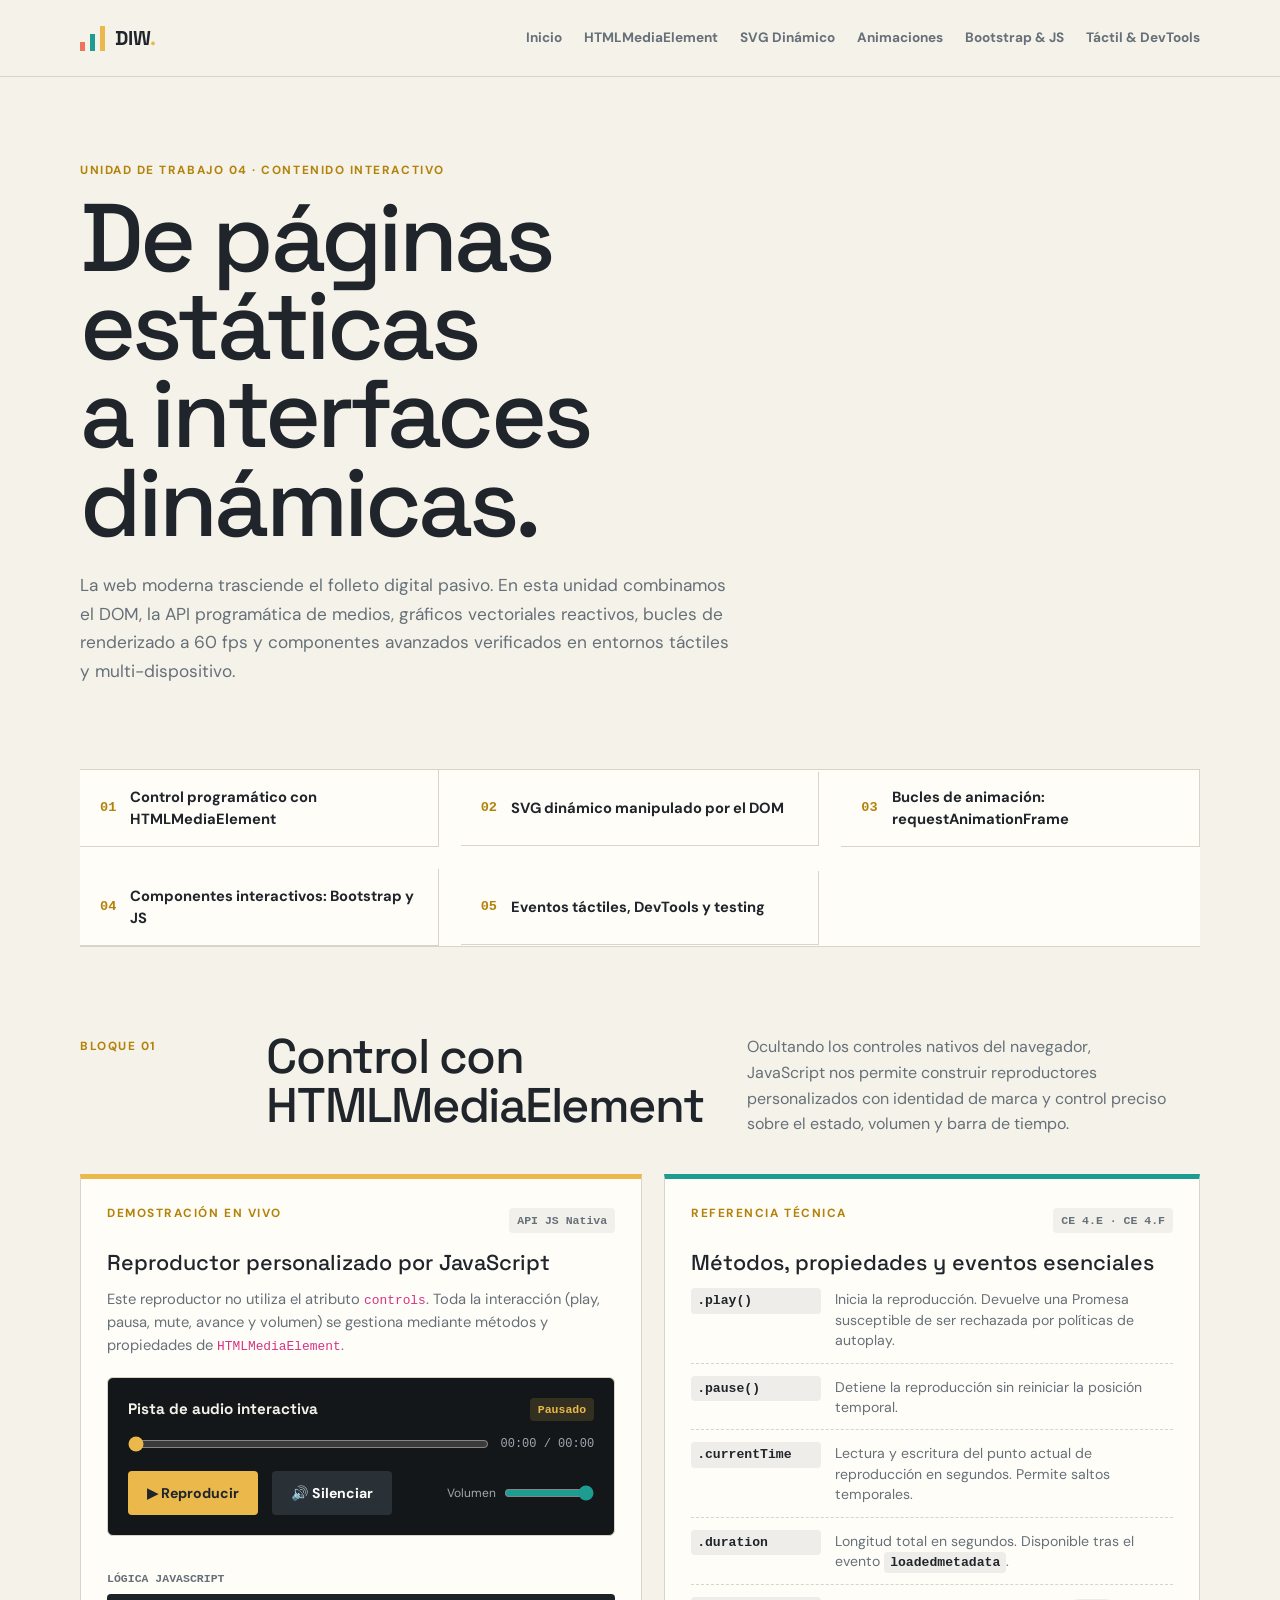
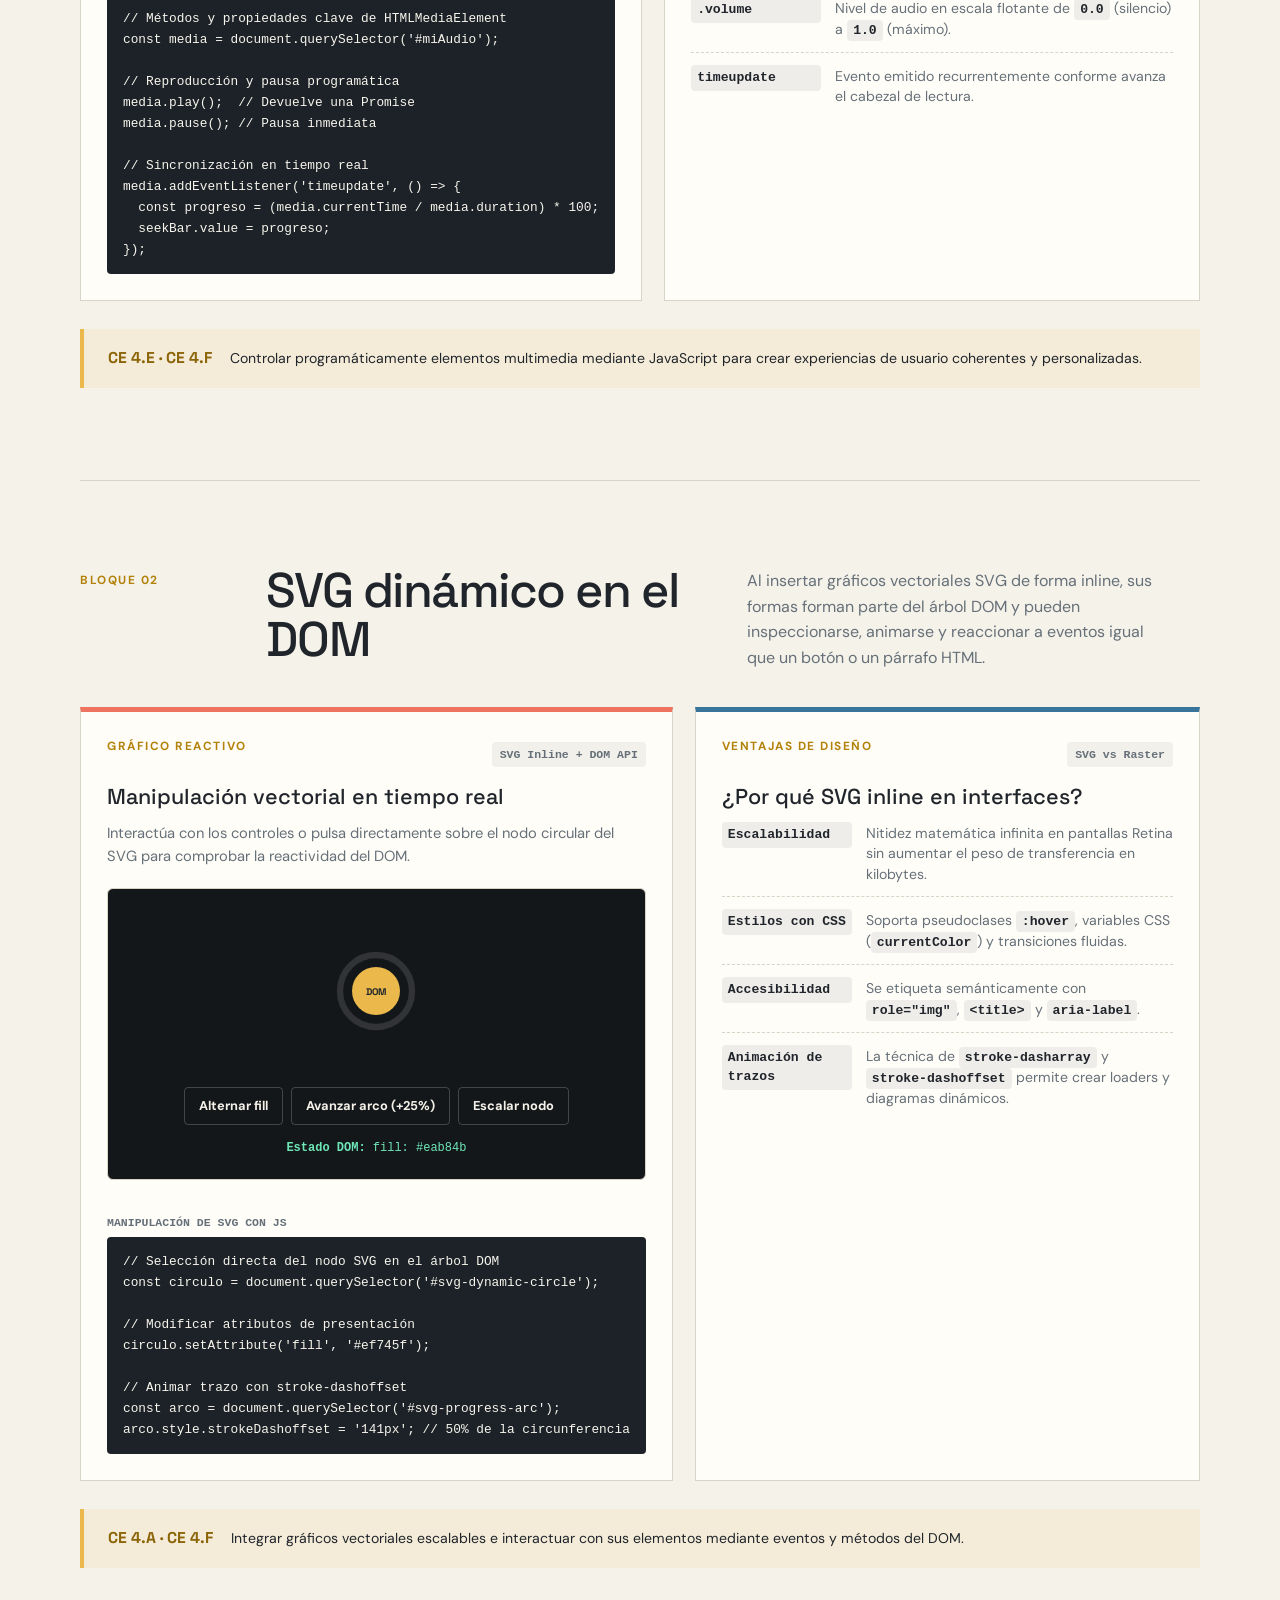
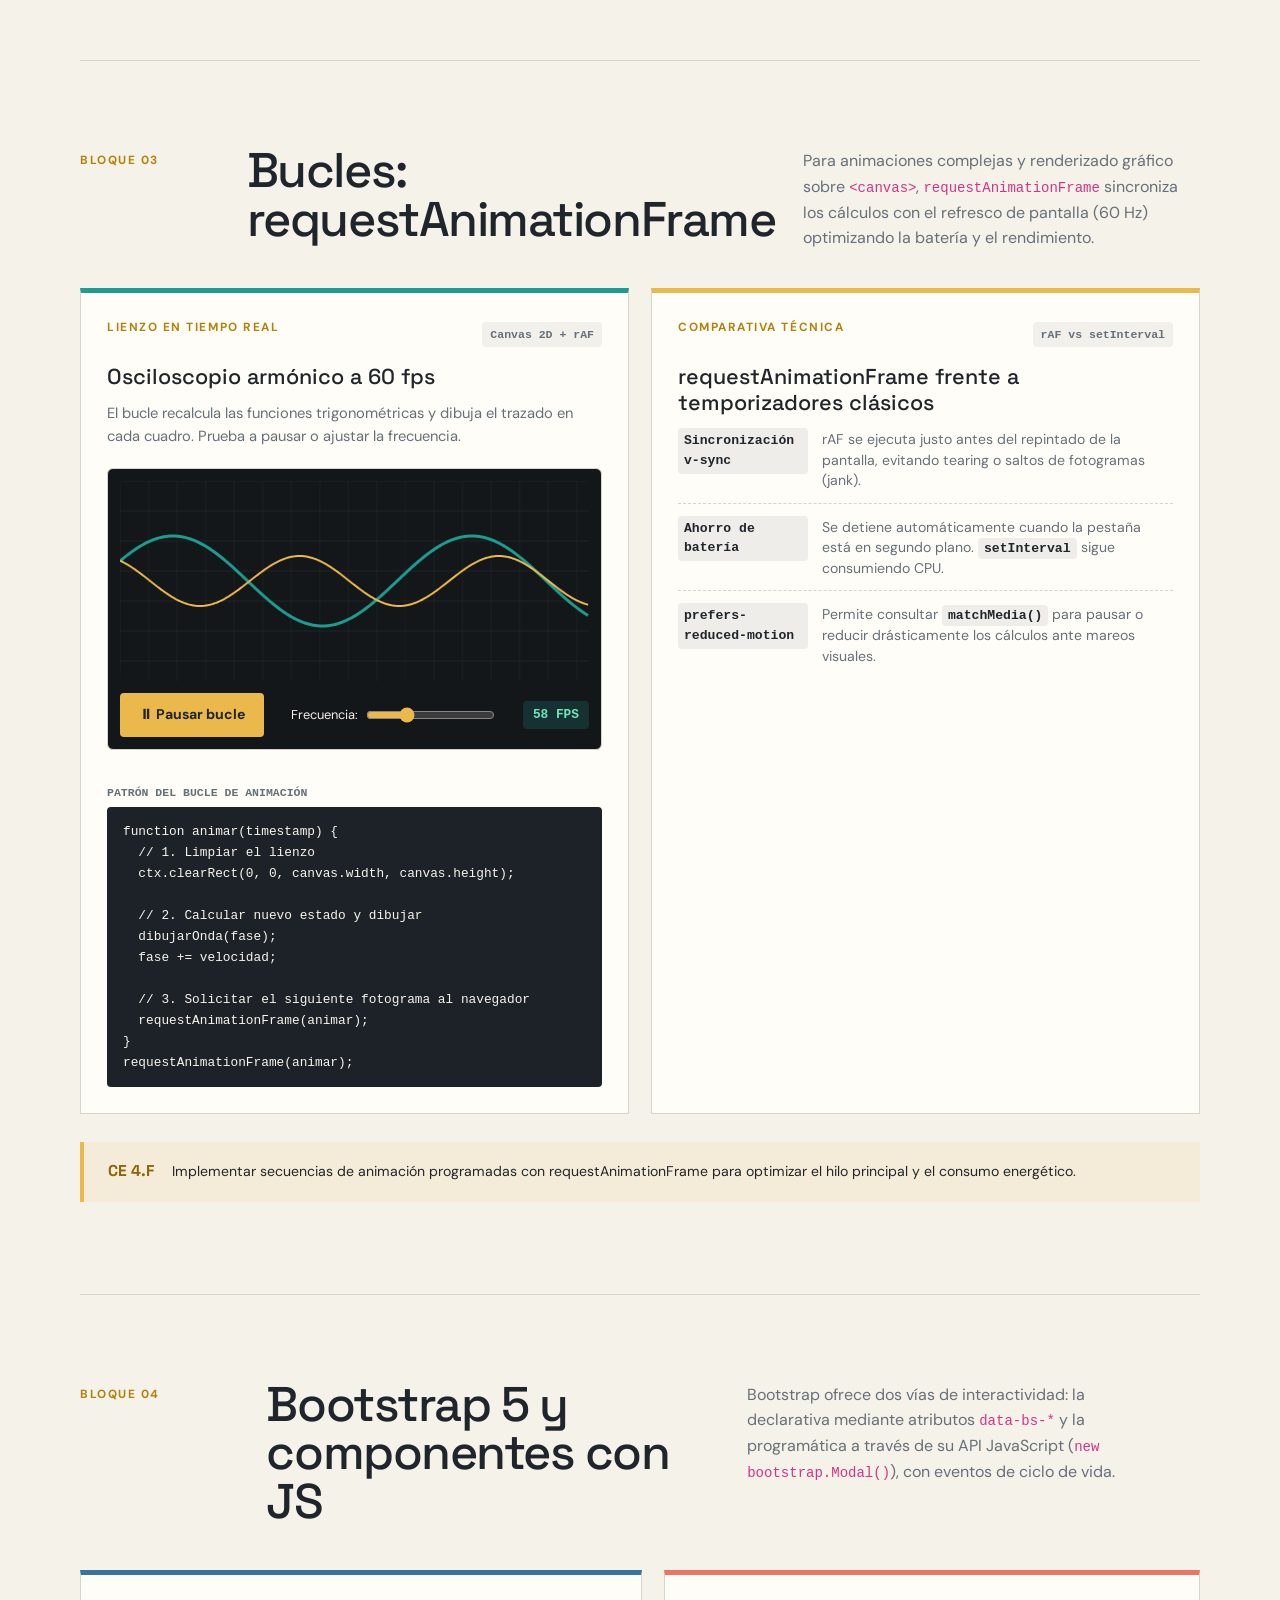
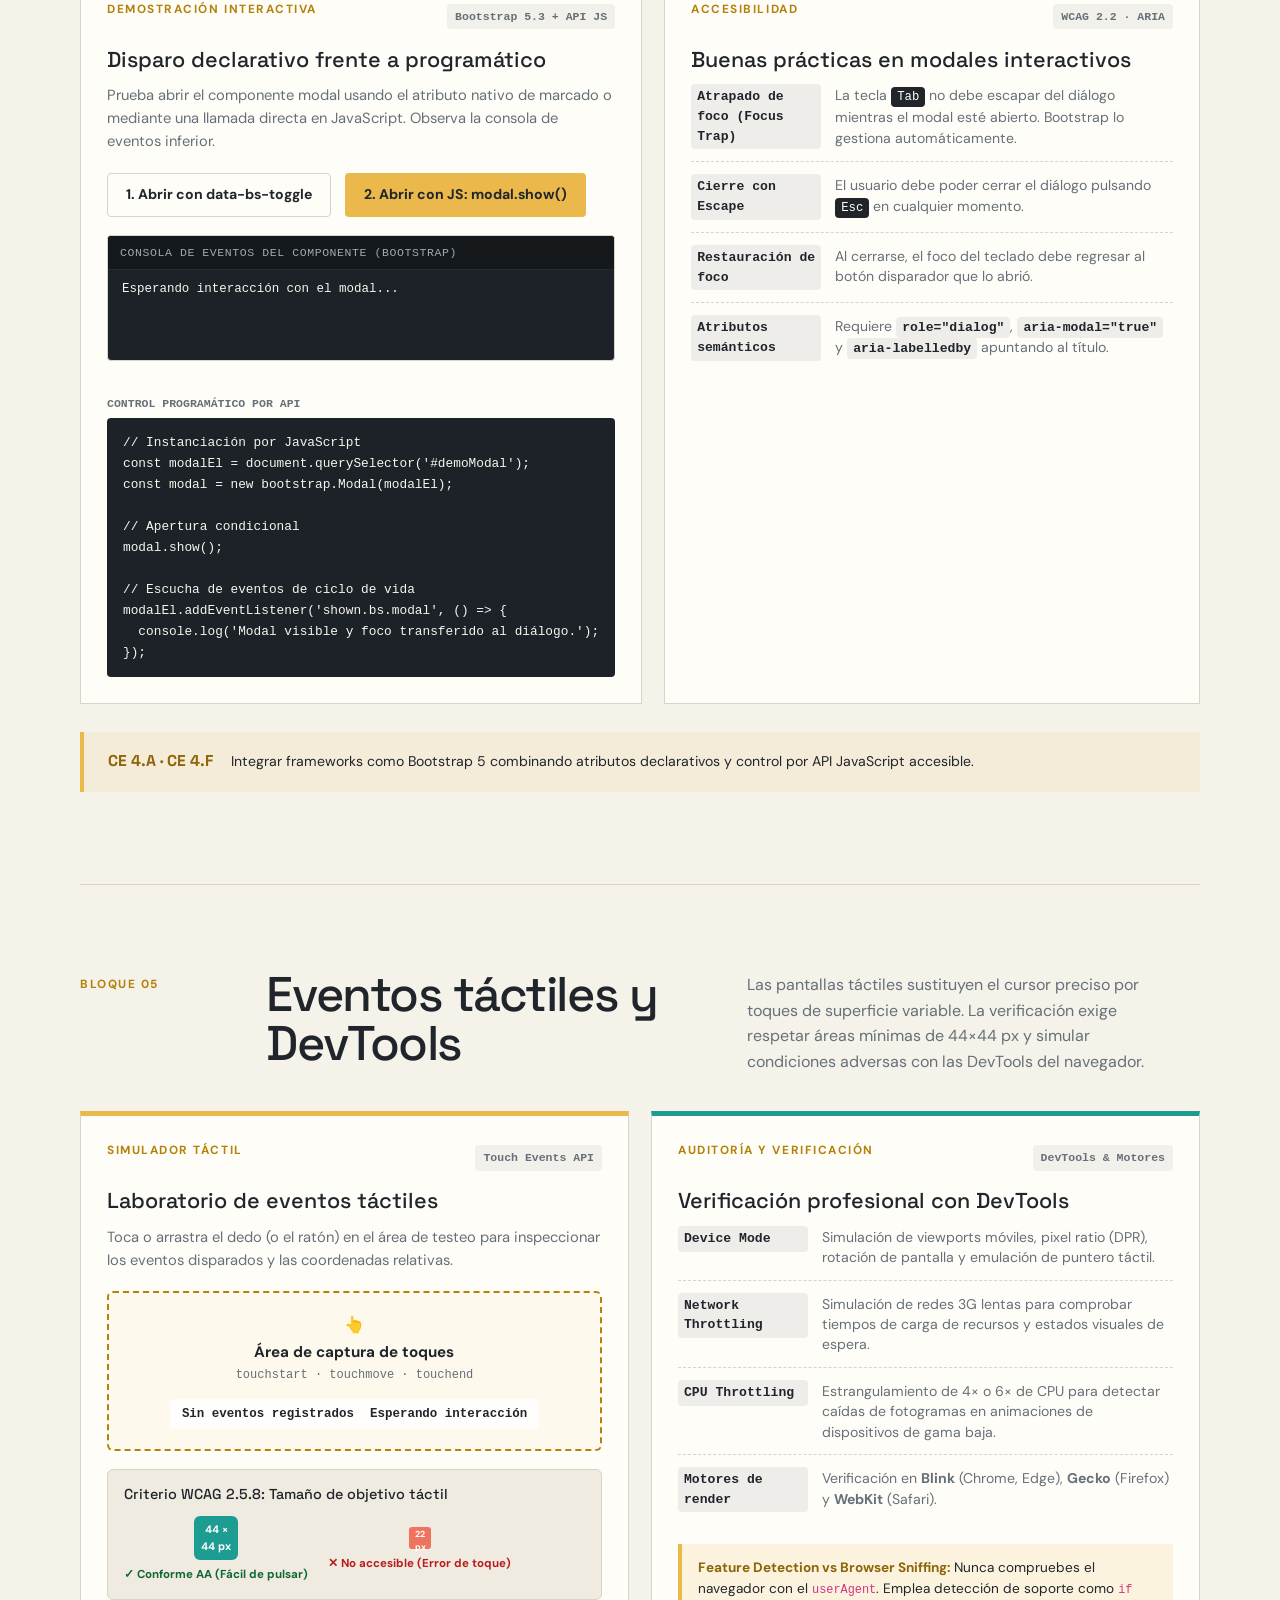
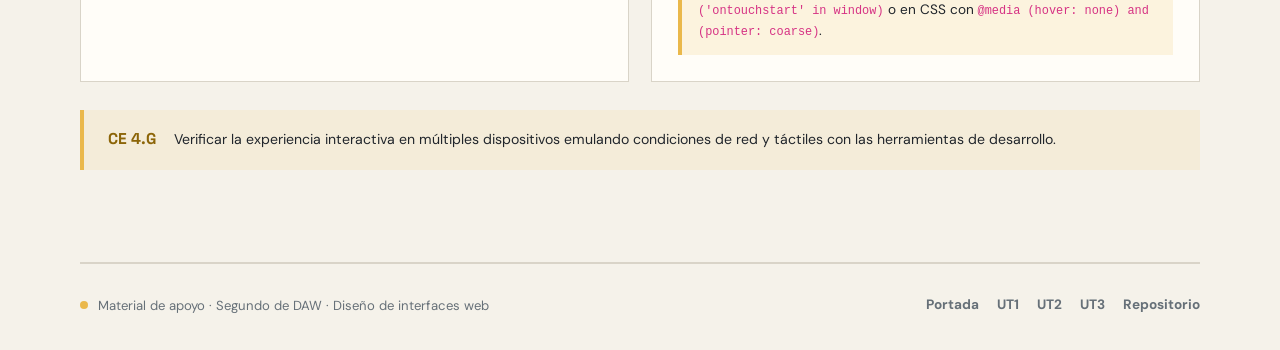
<file: UT4/index.html>
<!doctype html>
<html lang="es">
  <head>
    <meta charset="UTF-8" />
    <meta name="viewport" content="width=device-width, initial-scale=1.0" />
    <meta
      name="description"
      content="UT4: Integración de contenido multimedia e interactivo en la web. HTMLMediaElement, SVG dinámico, bucles de animación, Bootstrap interactivo y eventos táctiles."
    />
    <title>UT4 · Contenido interactivo</title>
    <!-- Bootstrap 5 opcional para demostración de componentes interactivos -->
    <link
      rel="stylesheet"
      href="https://cdn.jsdelivr.net/npm/bootstrap@5.3.3/dist/css/bootstrap.min.css"
      integrity="sha384-QWTKZyjpPEjISv5WaRU9OFeRpok6YctnYmDr5pNlyT2bRjXh0JMhjY6hW+ALEwIH"
      crossorigin="anonymous"
    />
    <link rel="stylesheet" href="index.css" />
  </head>
  <body>
    <a class="skip-link" href="#contenido">Saltar al contenido</a>

    <header class="site-header">
      <div class="header-inner">
        <a
          class="brand"
          href="../index.html"
          aria-label="Diseño de interfaces web, inicio"
        >
          <span class="brand-mark" aria-hidden="true">
            <i></i><i></i><i></i>
          </span>
          <span>DIW<span class="brand-dot">.</span></span>
        </a>
        <nav aria-label="Navegación de la unidad">
          <a href="../index.html">Inicio</a>
          <a href="#media-element">HTMLMediaElement</a>
          <a href="#svg-dinamico">SVG Dinámico</a>
          <a href="#animation-loops">Animaciones</a>
          <a href="#bootstrap-js">Bootstrap & JS</a>
          <a href="#tactil-devtools">Táctil & DevTools</a>
        </nav>
      </div>
    </header>

    <main id="contenido">
      <section class="unit-hero" aria-labelledby="titulo-unidad">
        <p class="eyebrow">Unidad de trabajo 04 · Contenido interactivo</p>
        <h1 id="titulo-unidad">De páginas estáticas<br />a interfaces dinámicas.</h1>
        <p>
          La web moderna trasciende el folleto digital pasivo. En esta unidad
          combinamos el DOM, la API programática de medios, gráficos vectoriales
          reactivos, bucles de renderizado a 60 fps y componentes avanzados
          verificados en entornos táctiles y multi-dispositivo.
        </p>
      </section>

      <nav class="lesson-index" aria-label="Índice de contenidos de UT4">
        <a href="#media-element">
          <span>01</span> Control programático con HTMLMediaElement
        </a>
        <a href="#svg-dinamico">
          <span>02</span> SVG dinámico manipulado por el DOM
        </a>
        <a href="#animation-loops">
          <span>03</span> Bucles de animación: requestAnimationFrame
        </a>
        <a href="#bootstrap-js">
          <span>04</span> Componentes interactivos: Bootstrap y JS
        </a>
        <a href="#tactil-devtools">
          <span>05</span> Eventos táctiles, DevTools y testing
        </a>
      </nav>

      <!-- BLOQUE 01: HTMLMEDIAELEMENT -->
      <section
        class="lesson-section"
        id="media-element"
        aria-labelledby="titulo-media-element"
      >
        <div class="section-heading">
          <p class="lesson-number">Bloque 01</p>
          <h2 id="titulo-media-element">Control con HTMLMediaElement</h2>
          <p>
            Ocultando los controles nativos del navegador, JavaScript nos permite
            construir reproductores personalizados con identidad de marca y control
            preciso sobre el estado, volumen y barra de tiempo.
          </p>
        </div>

        <div class="interactive-grid">
          <article class="interactive-card card-mustard">
            <div class="card-badge">
              <span class="badge-tag">Demostración en vivo</span>
              <span class="badge-tech">API JS Nativa</span>
            </div>
            <h3>Reproductor personalizado por JavaScript</h3>
            <p>
              Este reproductor no utiliza el atributo <code>controls</code>. Toda
              la interacción (play, pausa, mute, avance y volumen) se gestiona
              mediante métodos y propiedades de <code>HTMLMediaElement</code>.
            </p>

            <!-- Elemento de audio sin controls -->
            <audio id="demo-audio-player" preload="metadata">
              <source src="media/audio-interactivo.mp3" type="audio/mpeg" />
            </audio>

            <div class="custom-player-shell">
              <div class="custom-player-header">
                <span class="track-title">Pista de audio interactiva</span>
                <span id="media-status-badge" class="track-status">Pausado</span>
              </div>

              <!-- Barra de progreso interactiva -->
              <div class="progress-container">
                <input
                  type="range"
                  id="media-seek"
                  class="seek-range"
                  min="0"
                  max="100"
                  value="0"
                  aria-label="Posición de reproducción"
                />
                <span id="media-time" class="time-label">00:00 / 00:00</span>
              </div>

              <!-- Botonera de control personalizada -->
              <div class="custom-player-controls">
                <button
                  type="button"
                  id="media-btn-play"
                  class="ui-btn ui-btn-primary"
                  aria-label="Iniciar reproducción"
                >
                  ▶ Reproducir
                </button>
                <button
                  type="button"
                  id="media-btn-mute"
                  class="ui-btn ui-btn-secondary"
                  aria-label="Silenciar sonido"
                >
                  🔊 Silenciar
                </button>
                <div class="volume-box">
                  <label for="media-volume" class="vol-label">Volumen</label>
                  <input
                    type="range"
                    id="media-volume"
                    class="vol-range"
                    min="0"
                    max="1"
                    step="0.05"
                    value="1"
                  />
                </div>
              </div>
            </div>

            <div class="code-wrapper">
              <span class="code-label">Lógica JavaScript</span>
              <pre><code>// Métodos y propiedades clave de HTMLMediaElement
const media = document.querySelector('#miAudio');

// Reproducción y pausa programática
media.play();  // Devuelve una Promise
media.pause(); // Pausa inmediata

// Sincronización en tiempo real
media.addEventListener('timeupdate', () => {
  const progreso = (media.currentTime / media.duration) * 100;
  seekBar.value = progreso;
});</code></pre>
            </div>
          </article>

          <article class="interactive-card card-teal">
            <div class="card-badge">
              <span class="badge-tag">Referencia técnica</span>
              <span class="badge-tech">CE 4.E · CE 4.F</span>
            </div>
            <h3>Métodos, propiedades y eventos esenciales</h3>
            <ul class="prop-table">
              <li>
                <code>.play()</code>
                <span>Inicia la reproducción. Devuelve una Promesa susceptible de ser rechazada por políticas de autoplay.</span>
              </li>
              <li>
                <code>.pause()</code>
                <span>Detiene la reproducción sin reiniciar la posición temporal.</span>
              </li>
              <li>
                <code>.currentTime</code>
                <span>Lectura y escritura del punto actual de reproducción en segundos. Permite saltos temporales.</span>
              </li>
              <li>
                <code>.duration</code>
                <span>Longitud total en segundos. Disponible tras el evento <code>loadedmetadata</code>.</span>
              </li>
              <li>
                <code>.volume</code>
                <span>Nivel de audio en escala flotante de <code>0.0</code> (silencio) a <code>1.0</code> (máximo).</span>
              </li>
              <li>
                <code>timeupdate</code>
                <span>Evento emitido recurrentemente conforme avanza el cabezal de lectura.</span>
              </li>
            </ul>
          </article>
        </div>

        <div class="ra-note">
          <strong>CE 4.E · CE 4.F</strong>
          <span>Controlar programáticamente elementos multimedia mediante JavaScript para crear experiencias de usuario coherentes y personalizadas.</span>
        </div>
      </section>

      <!-- BLOQUE 02: SVG DINÁMICO -->
      <section
        class="lesson-section"
        id="svg-dinamico"
        aria-labelledby="titulo-svg"
      >
        <div class="section-heading">
          <p class="lesson-number">Bloque 02</p>
          <h2 id="titulo-svg">SVG dinámico en el DOM</h2>
          <p>
            Al insertar gráficos vectoriales SVG de forma inline, sus formas
            forman parte del árbol DOM y pueden inspeccionarse, animarse y
            reaccionar a eventos igual que un botón o un párrafo HTML.
          </p>
        </div>

        <div class="interactive-grid">
          <article class="interactive-card card-coral">
            <div class="card-badge">
              <span class="badge-tag">Gráfico reactivo</span>
              <span class="badge-tech">SVG Inline + DOM API</span>
            </div>
            <h3>Manipulación vectorial en tiempo real</h3>
            <p>
              Interactúa con los controles o pulsa directamente sobre el nodo
              circular del SVG para comprobar la reactividad del DOM.
            </p>

            <div class="svg-stage">
              <svg
                id="svg-interactive-canvas"
                viewBox="0 0 200 200"
                width="160"
                height="160"
                role="img"
                aria-label="Gráfico SVG dinámico interactivo"
              >
                <!-- Anillo exterior de fondo -->
                <circle
                  cx="100"
                  cy="100"
                  r="45"
                  fill="none"
                  stroke="rgba(255, 255, 255, 0.12)"
                  stroke-width="8"
                />
                <!-- Anillo de progreso animable con stroke-dashoffset -->
                <circle
                  id="svg-progress-arc"
                  cx="100"
                  cy="100"
                  r="45"
                  fill="none"
                  stroke="#1d9c91"
                  stroke-width="8"
                  stroke-dasharray="283"
                  stroke-dashoffset="283"
                  stroke-linecap="round"
                  transform="rotate(-90 100 100)"
                />
                <!-- Círculo interior reactivo al clic -->
                <circle
                  id="svg-dynamic-circle"
                  cx="100"
                  cy="100"
                  r="30"
                  fill="#eab84b"
                  class="svg-node"
                />
                <text
                  x="100"
                  y="105"
                  text-anchor="middle"
                  fill="#20252b"
                  font-family="'Space Grotesk', sans-serif"
                  font-size="12"
                  font-weight="700"
                  pointer-events="none"
                >
                  DOM
                </text>
              </svg>

              <div class="svg-controls">
                <button type="button" id="btn-svg-color" class="ui-btn ui-btn-outline">
                  Alternar fill
                </button>
                <button type="button" id="btn-svg-dash" class="ui-btn ui-btn-outline">
                  Avanzar arco (+25%)
                </button>
                <button type="button" id="btn-svg-scale" class="ui-btn ui-btn-outline">
                  Escalar nodo
                </button>
                <div class="svg-status-indicator">
                  <strong>Estado DOM:</strong> <span id="svg-state-label">fill: #eab84b</span>
                </div>
              </div>
            </div>

            <div class="code-wrapper">
              <span class="code-label">Manipulación de SVG con JS</span>
              <pre><code>// Selección directa del nodo SVG en el árbol DOM
const circulo = document.querySelector('#svg-dynamic-circle');

// Modificar atributos de presentación
circulo.setAttribute('fill', '#ef745f');

// Animar trazo con stroke-dashoffset
const arco = document.querySelector('#svg-progress-arc');
arco.style.strokeDashoffset = '141px'; // 50% de la circunferencia</code></pre>
            </div>
          </article>

          <article class="interactive-card card-blue">
            <div class="card-badge">
              <span class="badge-tag">Ventajas de diseño</span>
              <span class="badge-tech">SVG vs Raster</span>
            </div>
            <h3>¿Por qué SVG inline en interfaces?</h3>
            <ul class="prop-table">
              <li>
                <code>Escalabilidad</code>
                <span>Nitidez matemática infinita en pantallas Retina sin aumentar el peso de transferencia en kilobytes.</span>
              </li>
              <li>
                <code>Estilos con CSS</code>
                <span>Soporta pseudoclases <code>:hover</code>, variables CSS (<code>currentColor</code>) y transiciones fluidas.</span>
              </li>
              <li>
                <code>Accesibilidad</code>
                <span>Se etiqueta semánticamente con <code>role="img"</code>, <code>&lt;title&gt;</code> y <code>aria-label</code>.</span>
              </li>
              <li>
                <code>Animación de trazos</code>
                <span>La técnica de <code>stroke-dasharray</code> y <code>stroke-dashoffset</code> permite crear loaders y diagramas dinámicos.</span>
              </li>
            </ul>
          </article>
        </div>

        <div class="ra-note">
          <strong>CE 4.A · CE 4.F</strong>
          <span>Integrar gráficos vectoriales escalables e interactuar con sus elementos mediante eventos y métodos del DOM.</span>
        </div>
      </section>

      <!-- BLOQUE 03: BUCLES DE ANIMACIÓN Y CANVAS -->
      <section
        class="lesson-section"
        id="animation-loops"
        aria-labelledby="titulo-animaciones"
      >
        <div class="section-heading">
          <p class="lesson-number">Bloque 03</p>
          <h2 id="titulo-animaciones">Bucles: requestAnimationFrame</h2>
          <p>
            Para animaciones complejas y renderizado gráfico sobre <code>&lt;canvas&gt;</code>,
            <code>requestAnimationFrame</code> sincroniza los cálculos con el refresco de
            pantalla (60 Hz) optimizando la batería y el rendimiento.
          </p>
        </div>

        <div class="interactive-grid">
          <article class="interactive-card card-teal">
            <div class="card-badge">
              <span class="badge-tag">Lienzo en tiempo real</span>
              <span class="badge-tech">Canvas 2D + rAF</span>
            </div>
            <h3>Osciloscopio armónico a 60 fps</h3>
            <p>
              El bucle recalcula las funciones trigonométricas y dibuja el trazado
              en cada cuadro. Prueba a pausar o ajustar la frecuencia.
            </p>

            <div class="canvas-stage">
              <canvas
                id="canvas-animacion"
                role="img"
                aria-label="Animación en tiempo real de ondas senoidales sobre canvas"
              ></canvas>

              <div class="canvas-bar">
                <button
                  type="button"
                  id="btn-loop-toggle"
                  class="ui-btn ui-btn-primary"
                >
                  ⏸ Pausar bucle
                </button>
                <div class="loop-control-group">
                  <label for="loop-speed">Frecuencia:</label>
                  <input
                    type="range"
                    id="loop-speed"
                    min="0.2"
                    max="3.0"
                    step="0.1"
                    value="1.0"
                  />
                </div>
                <span id="loop-fps" class="fps-badge">60 FPS</span>
              </div>
            </div>

            <div class="code-wrapper">
              <span class="code-label">Patrón del bucle de animación</span>
              <pre><code>function animar(timestamp) {
  // 1. Limpiar el lienzo
  ctx.clearRect(0, 0, canvas.width, canvas.height);

  // 2. Calcular nuevo estado y dibujar
  dibujarOnda(fase);
  fase += velocidad;

  // 3. Solicitar el siguiente fotograma al navegador
  requestAnimationFrame(animar);
}
requestAnimationFrame(animar);</code></pre>
            </div>
          </article>

          <article class="interactive-card card-mustard">
            <div class="card-badge">
              <span class="badge-tag">Comparativa técnica</span>
              <span class="badge-tech">rAF vs setInterval</span>
            </div>
            <h3>requestAnimationFrame frente a temporizadores clásicos</h3>
            <ul class="prop-table">
              <li>
                <code>Sincronización v-sync</code>
                <span>rAF se ejecuta justo antes del repintado de la pantalla, evitando tearing o saltos de fotogramas (jank).</span>
              </li>
              <li>
                <code>Ahorro de batería</code>
                <span>Se detiene automáticamente cuando la pestaña está en segundo plano. <code>setInterval</code> sigue consumiendo CPU.</span>
              </li>
              <li>
                <code>prefers-reduced-motion</code>
                <span>Permite consultar <code>matchMedia()</code> para pausar o reducir drásticamente los cálculos ante mareos visuales.</span>
              </li>
            </ul>
          </article>
        </div>

        <div class="ra-note">
          <strong>CE 4.F</strong>
          <span>Implementar secuencias de animación programadas con requestAnimationFrame para optimizar el hilo principal y el consumo energético.</span>
        </div>
      </section>

      <!-- BLOQUE 04: BOOTSTRAP Y JS -->
      <section
        class="lesson-section"
        id="bootstrap-js"
        aria-labelledby="titulo-bootstrap"
      >
        <div class="section-heading">
          <p class="lesson-number">Bloque 04</p>
          <h2 id="titulo-bootstrap">Bootstrap 5 y componentes con JS</h2>
          <p>
            Bootstrap ofrece dos vías de interactividad: la declarativa mediante
            atributos <code>data-bs-*</code> y la programática a través de su API
            JavaScript (<code>new bootstrap.Modal()</code>), con eventos de ciclo de vida.
          </p>
        </div>

        <div class="interactive-grid">
          <article class="interactive-card card-blue">
            <div class="card-badge">
              <span class="badge-tag">Demostración interactiva</span>
              <span class="badge-tech">Bootstrap 5.3 + API JS</span>
            </div>
            <h3>Disparo declarativo frente a programático</h3>
            <p>
              Prueba abrir el componente modal usando el atributo nativo de marcado
              o mediante una llamada directa en JavaScript. Observa la consola de
              eventos inferior.
            </p>

            <div class="modal-trigger-box">
              <button
                type="button"
                class="ui-btn ui-btn-outline"
                data-bs-toggle="modal"
                data-bs-target="#demoModal"
              >
                1. Abrir con data-bs-toggle
              </button>
              <button
                type="button"
                id="btn-js-open-modal"
                class="ui-btn ui-btn-primary"
              >
                2. Abrir con JS: modal.show()
              </button>
            </div>

            <!-- Consola interactiva de eventos de Bootstrap -->
            <div class="bs-console-wrapper">
              <div class="console-head">Consola de eventos del componente (Bootstrap)</div>
              <div id="bs-event-console" class="console-body" aria-live="polite">
                <div class="console-entry">Esperando interacción con el modal...</div>
              </div>
            </div>

            <div class="code-wrapper">
              <span class="code-label">Control programático por API</span>
              <pre><code>// Instanciación por JavaScript
const modalEl = document.querySelector('#demoModal');
const modal = new bootstrap.Modal(modalEl);

// Apertura condicional
modal.show();

// Escucha de eventos de ciclo de vida
modalEl.addEventListener('shown.bs.modal', () => {
  console.log('Modal visible y foco transferido al diálogo.');
});</code></pre>
            </div>
          </article>

          <article class="interactive-card card-coral">
            <div class="card-badge">
              <span class="badge-tag">Accesibilidad</span>
              <span class="badge-tech">WCAG 2.2 · ARIA</span>
            </div>
            <h3>Buenas prácticas en modales interactivos</h3>
            <ul class="prop-table">
              <li>
                <code>Atrapado de foco (Focus Trap)</code>
                <span>La tecla <kbd>Tab</kbd> no debe escapar del diálogo mientras el modal esté abierto. Bootstrap lo gestiona automáticamente.</span>
              </li>
              <li>
                <code>Cierre con Escape</code>
                <span>El usuario debe poder cerrar el diálogo pulsando <kbd>Esc</kbd> en cualquier momento.</span>
              </li>
              <li>
                <code>Restauración de foco</code>
                <span>Al cerrarse, el foco del teclado debe regresar al botón disparador que lo abrió.</span>
              </li>
              <li>
                <code>Atributos semánticos</code>
                <span>Requiere <code>role="dialog"</code>, <code>aria-modal="true"</code> y <code>aria-labelledby</code> apuntando al título.</span>
              </li>
            </ul>
          </article>
        </div>

        <!-- Modal interactivo de Bootstrap -->
        <div
          class="modal fade"
          id="demoModal"
          tabindex="-1"
          aria-labelledby="modalLabel"
          aria-hidden="true"
        >
          <div class="modal-dialog modal-dialog-centered">
            <div class="modal-content custom-modal-content">
              <div class="modal-header">
                <h3 class="modal-title fs-5" id="modalLabel">
                  Componente Modal Interactivo
                </h3>
                <button
                  type="button"
                  class="btn-close"
                  data-bs-dismiss="modal"
                  aria-label="Cerrar ventana modal"
                ></button>
              </div>
              <div class="modal-body">
                <p>
                  Este diálogo modal demuestra la integración entre la capa de
                  presentación de Bootstrap y la escucha de eventos en JavaScript.
                </p>
                <div class="alert alert-info py-2 mb-0" role="alert">
                  <strong>Accesibilidad activa:</strong> El foco se encuentra
                  atrapado dentro del cuadro de diálogo. Pulsa <kbd>Esc</kbd> o el
                  botón de cierre para retornar el foco al botón de origen.
                </div>
              </div>
              <div class="modal-footer">
                <button
                  type="button"
                  class="ui-btn ui-btn-secondary"
                  data-bs-dismiss="modal"
                >
                  Cerrar
                </button>
                <button
                  type="button"
                  class="ui-btn ui-btn-primary"
                  data-bs-dismiss="modal"
                >
                  Entendido
                </button>
              </div>
            </div>
          </div>
        </div>

        <div class="ra-note">
          <strong>CE 4.A · CE 4.F</strong>
          <span>Integrar frameworks como Bootstrap 5 combinando atributos declarativos y control por API JavaScript accesible.</span>
        </div>
      </section>

      <!-- BLOQUE 05: EVENTOS TÁCTILES Y DEVTOOLS -->
      <section
        class="lesson-section"
        id="tactil-devtools"
        aria-labelledby="titulo-tactil"
      >
        <div class="section-heading">
          <p class="lesson-number">Bloque 05</p>
          <h2 id="titulo-tactil">Eventos táctiles y DevTools</h2>
          <p>
            Las pantallas táctiles sustituyen el cursor preciso por toques de
            superficie variable. La verificación exige respetar áreas mínimas de
            44×44 px y simular condiciones adversas con las DevTools del navegador.
          </p>
        </div>

        <div class="interactive-grid">
          <article class="interactive-card card-mustard">
            <div class="card-badge">
              <span class="badge-tag">Simulador táctil</span>
              <span class="badge-tech">Touch Events API</span>
            </div>
            <h3>Laboratorio de eventos táctiles</h3>
            <p>
              Toca o arrastra el dedo (o el ratón) en el área de testeo para
              inspeccionar los eventos disparados y las coordenadas relativas.
            </p>

            <div id="touch-test-pad" class="touch-surface">
              <div class="touch-guide">
                <span class="touch-icon" aria-hidden="true">👆</span>
                <strong>Área de captura de toques</strong>
                <p>touchstart · touchmove · touchend</p>
              </div>
              <div class="touch-readout">
                <span id="touch-status-text">Sin eventos registrados</span>
                <span id="touch-coords-text">Esperando interacción</span>
              </div>
            </div>

            <!-- Comparativa de tamaño de objetivo táctil WCAG -->
            <div class="target-size-demo">
              <h4>Criterio WCAG 2.5.8: Tamaño de objetivo táctil</h4>
              <div class="target-comparison">
                <div class="target-box target-good">
                  <button type="button" class="target-btn btn-accessible">
                    44 × 44 px
                  </button>
                  <small>✓ Conforme AA (Fácil de pulsar)</small>
                </div>
                <div class="target-box target-bad">
                  <button type="button" class="target-btn btn-inaccessible">
                    22 px
                  </button>
                  <small>✕ No accesible (Error de toque)</small>
                </div>
              </div>
            </div>
          </article>

          <article class="interactive-card card-teal">
            <div class="card-badge">
              <span class="badge-tag">Auditoría y verificación</span>
              <span class="badge-tech">DevTools & Motores</span>
            </div>
            <h3>Verificación profesional con DevTools</h3>
            <ul class="prop-table">
              <li>
                <code>Device Mode</code>
                <span>Simulación de viewports móviles, pixel ratio (DPR), rotación de pantalla y emulación de puntero táctil.</span>
              </li>
              <li>
                <code>Network Throttling</code>
                <span>Simulación de redes 3G lentas para comprobar tiempos de carga de recursos y estados visuales de espera.</span>
              </li>
              <li>
                <code>CPU Throttling</code>
                <span>Estrangulamiento de 4× o 6× de CPU para detectar caídas de fotogramas en animaciones de dispositivos de gama baja.</span>
              </li>
              <li>
                <code>Motores de render</code>
                <span>Verificación en <strong>Blink</strong> (Chrome, Edge), <strong>Gecko</strong> (Firefox) y <strong>WebKit</strong> (Safari).</span>
              </li>
            </ul>

            <div class="card-tip-box mt-3">
              <strong>Feature Detection vs Browser Sniffing:</strong> Nunca compruebes
              el navegador con el <code>userAgent</code>. Emplea detección de soporte
              como <code>if ('ontouchstart' in window)</code> o en CSS con
              <code>@media (hover: none) and (pointer: coarse)</code>.
            </div>
          </article>
        </div>

        <div class="ra-note">
          <strong>CE 4.G</strong>
          <span>Verificar la experiencia interactiva en múltiples dispositivos emulando condiciones de red y táctiles con las herramientas de desarrollo.</span>
        </div>
      </section>
    </main>

    <footer class="site-footer">
      <p>
        <span class="footer-mark" aria-hidden="true"></span> Material de apoyo ·
        Segundo de DAW · Diseño de interfaces web
      </p>
      <nav aria-label="Navegación del pie">
        <a href="../index.html">Portada</a>
        <a href="../UT1/index.html">UT1</a>
        <a href="../UT2/index.html">UT2</a>
        <a href="../UT3/index.html">UT3</a>
        <a href="../README.md">Repositorio</a>
      </nav>
    </footer>

    <!-- Scripts de Bootstrap y lógica interactiva de UT4 -->
    <script
      src="https://cdn.jsdelivr.net/npm/bootstrap@5.3.3/dist/js/bootstrap.bundle.min.js"
      integrity="sha384-YvpcrYf0tY3lHB60NNkmXc5s9fDVZLESaAA55NDzOxhy9GkcIdslK1eN7N6jIeHz"
      crossorigin="anonymous"
      defer
    ></script>
    <script src="interactivo.js" defer></script>
  </body>
</html>
</file>
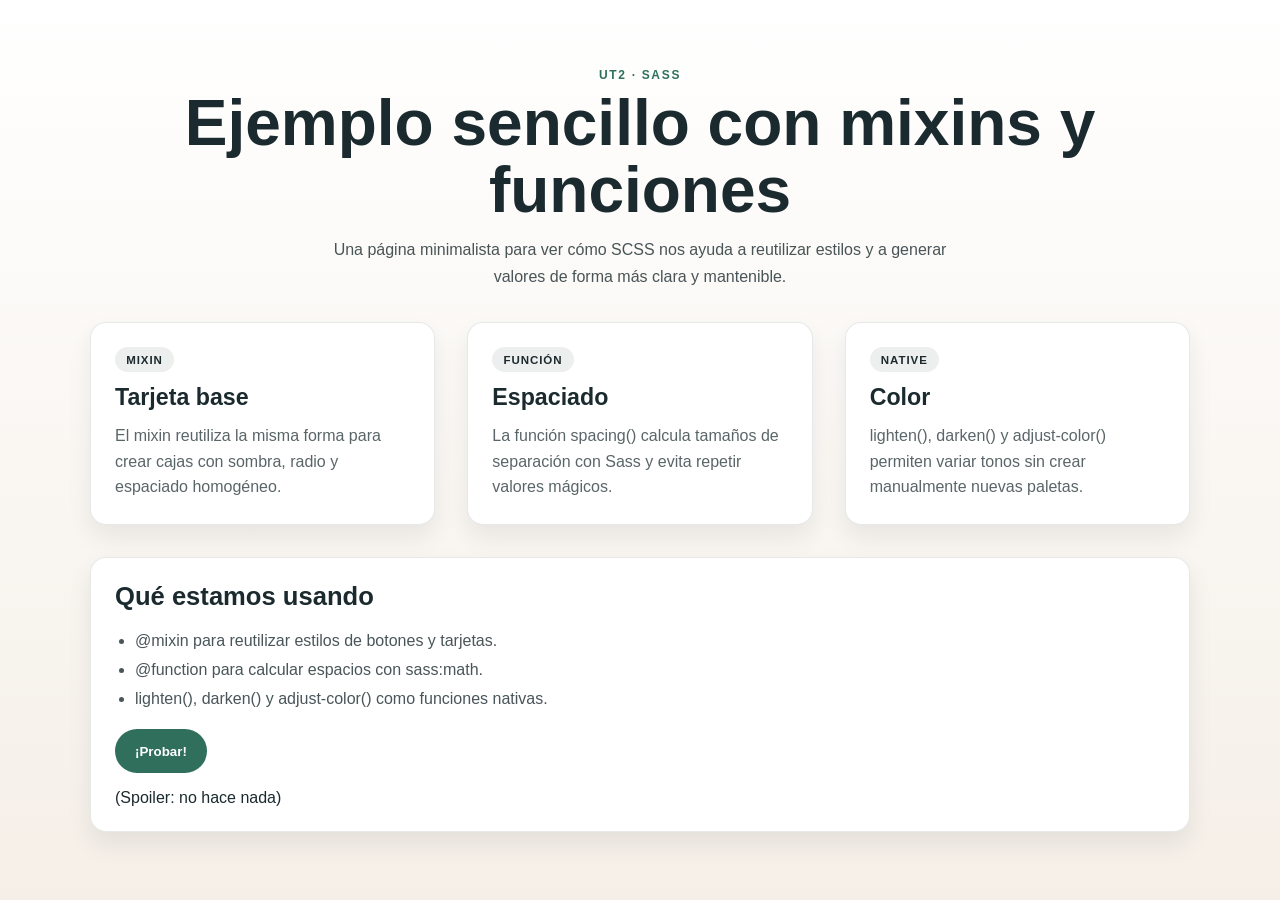
<file: UT2/scss/index.html>
<!doctype html>
<html lang="es">
  <head>
    <meta charset="UTF-8" />
    <meta name="viewport" content="width=device-width, initial-scale=1.0" />
    <title>UT2 · SCSS</title>
    <meta
      name="description"
      content="Ejemplo sencillo de SCSS con mixins, funciones y funciones nativas."
    />
    <link rel="stylesheet" href="styles.css" />
  </head>
  <body>
    <main class="demo-page">
      <header class="demo-header">
        <p class="eyebrow">UT2 · Sass</p>
        <h1>Ejemplo sencillo con mixins y funciones</h1>
        <p>
          Una página minimalista para ver cómo SCSS nos ayuda a reutilizar
          estilos y a generar valores de forma más clara y mantenible.
        </p>
      </header>

      <section class="demo-grid" aria-label="Tres tarjetas de ejemplo">
        <article class="card card--primary">
          <span class="card-tag">Mixin</span>
          <h2>Tarjeta base</h2>
          <p>
            El mixin reutiliza la misma forma para crear cajas con sombra,
            radio y espaciado homogéneo.
          </p>
        </article>

        <article class="card card--secondary">
          <span class="card-tag">Función</span>
          <h2>Espaciado</h2>
          <p>
            La función spacing() calcula tamaños de separación con Sass y evita
            repetir valores mágicos.
          </p>
        </article>

        <article class="card card--accent">
          <span class="card-tag">Native</span>
          <h2>Color</h2>
          <p>
            lighten(), darken() y adjust-color() permiten variar tonos sin crear
            manualmente nuevas paletas.
          </p>
        </article>
      </section>

      <section class="info-panel" aria-labelledby="sass-uses-title">
        <h2 id="sass-uses-title">Qué estamos usando</h2>
        <ul>
          <li>@mixin para reutilizar estilos de botones y tarjetas.</li>
          <li>@function para calcular espacios con sass:math.</li>
          <li>lighten(), darken() y adjust-color() como funciones nativas.</li>
        </ul>
        <button type="button" class="demo-button">¡Probar!</button> (Spoiler: no hace nada)
      </section>
    </main>
  </body>
</html>
</file>
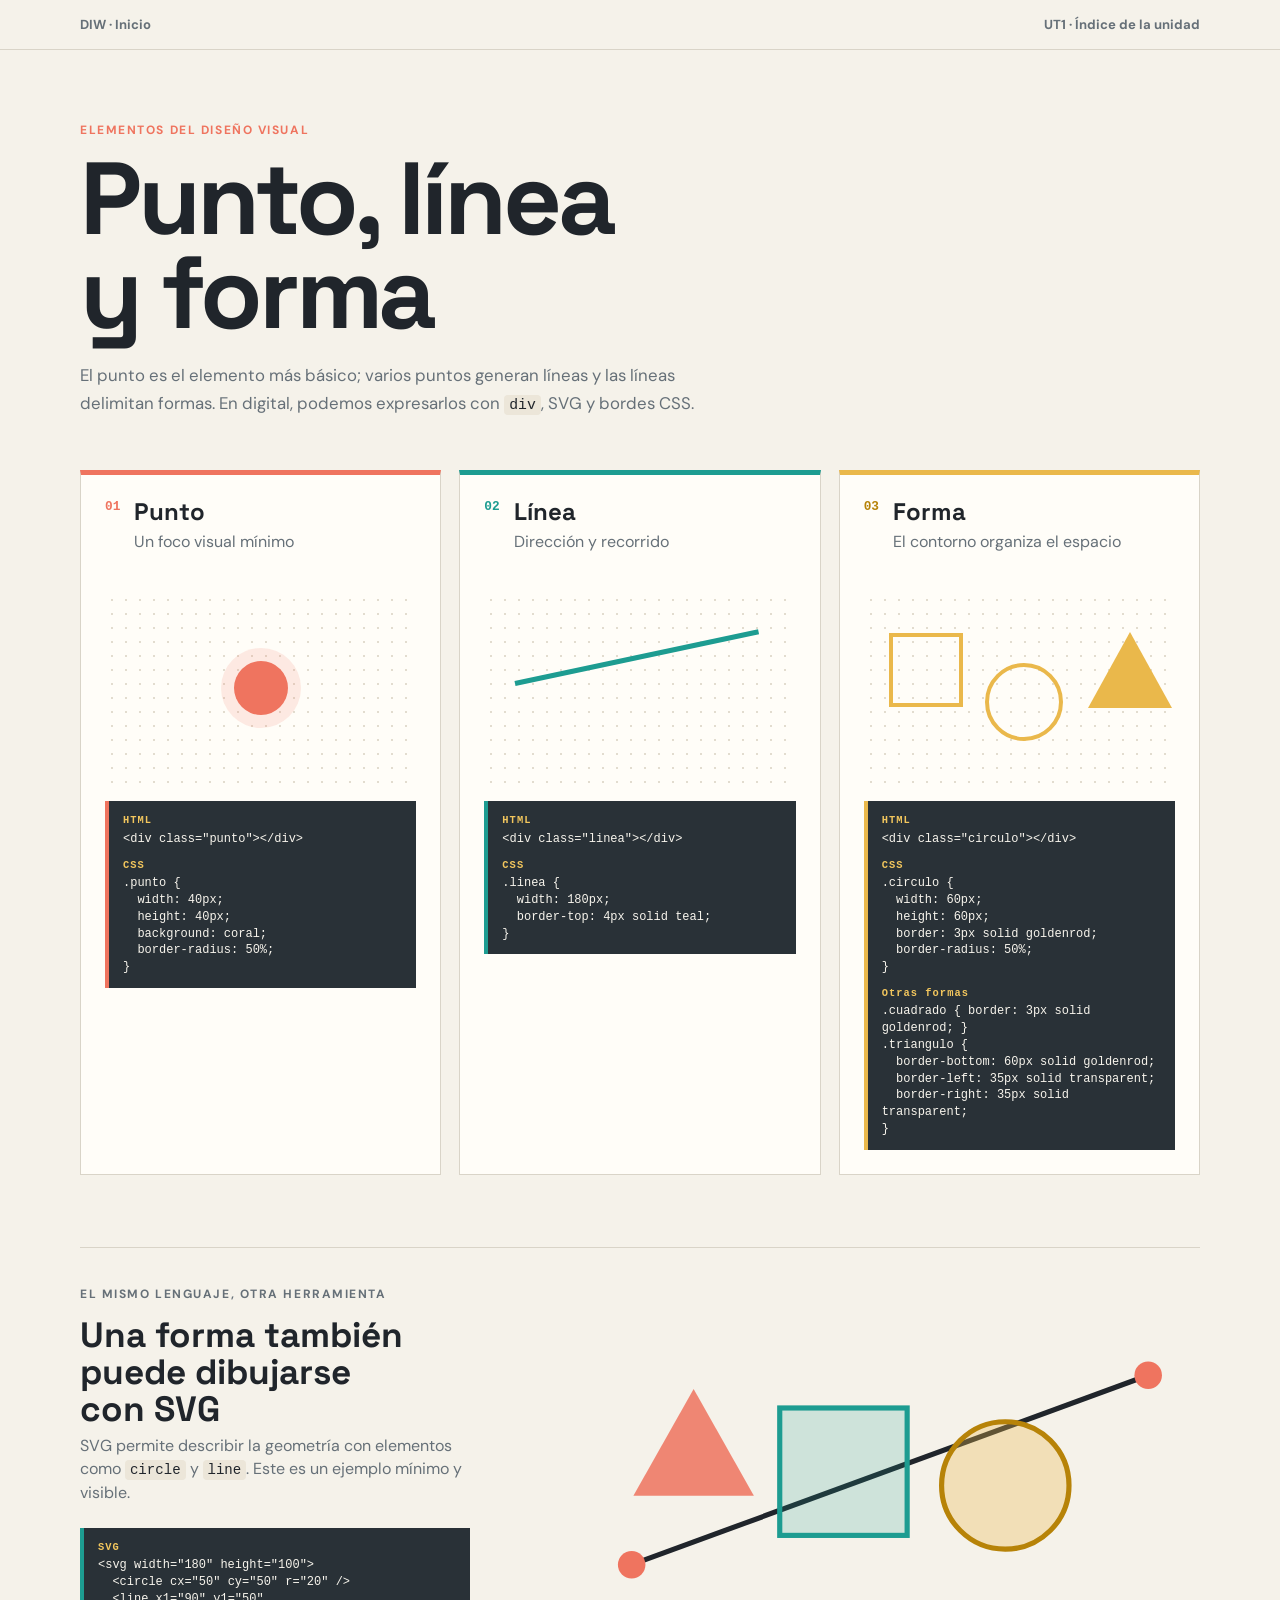
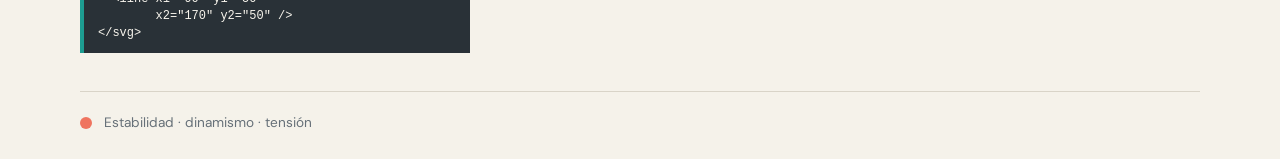
<file: UT1/UT1_1.html>
<!doctype html>
<html lang="es">
  <head>
    <meta charset="UTF-8" />
    <meta name="viewport" content="width=device-width, initial-scale=1.0" />
    <title>Punto, línea y forma</title>
    <link rel="stylesheet" href="UT1_1.css" />
  </head>
  <body>
    <header class="site-header">
      <a href="../index.html">DIW · Inicio</a>
      <a href="index.html">UT1 · Índice de la unidad</a>
    </header>
    <main class="page-shell">
      <header class="intro">
        <p class="eyebrow">Elementos del diseño visual</p>
        <h1>Punto, línea y forma</h1>
        <p class="intro-copy">
          El punto es el elemento más básico; varios puntos generan líneas y las
          líneas delimitan formas. En digital, podemos expresarlos con
          <code>div</code>, SVG y bordes CSS.
        </p>
      </header>

      <section
        class="visual-grid"
        aria-label="Ejemplos de punto, línea y forma"
      >
        <article class="lesson-card point-card">
          <div class="card-heading">
            <span class="step-number">01</span>
            <div>
              <h2>Punto</h2>
              <p>Un foco visual mínimo</p>
            </div>
          </div>
          <div class="demo demo-point" aria-label="Punto creado con un div">
            <div class="dot"></div>
          </div>
          <div class="code-example">
            <span class="code-label">HTML</span>
            <pre>&lt;div class="punto"&gt;&lt;/div&gt;</pre>
            <span class="code-label">CSS</span>
            <pre>
.punto {
  width: 40px;
  height: 40px;
  background: coral;
  border-radius: 50%;
}</pre>
          </div>
        </article>

        <article class="lesson-card line-card">
          <div class="card-heading">
            <span class="step-number">02</span>
            <div>
              <h2>Línea</h2>
              <p>Dirección y recorrido</p>
            </div>
          </div>
          <div
            class="demo demo-line"
            aria-label="Línea construida con varios puntos"
          >
            <div class="linea"></div>
          </div>
          <div class="code-example">
            <span class="code-label">HTML</span>
            <pre>&lt;div class="linea"&gt;&lt;/div&gt;</pre>
            <span class="code-label">CSS</span>
            <pre>
.linea {
  width: 180px;
  border-top: 4px solid teal;
}</pre>
          </div>
        </article>

        <article class="lesson-card shape-card">
          <div class="card-heading">
            <span class="step-number">03</span>
            <div>
              <h2>Forma</h2>
              <p>El contorno organiza el espacio</p>
            </div>
          </div>
          <div
            class="demo demo-shapes"
            aria-label="Cuadrado, círculo y triángulo"
          >
            <div class="shape square"></div>
            <div class="shape circle"></div>
            <div class="shape triangle"></div>
          </div>
          <div class="code-example">
            <span class="code-label">HTML</span>
            <pre>&lt;div class="circulo"&gt;&lt;/div&gt;</pre>
            <span class="code-label">CSS</span>
            <pre>
.circulo {
  width: 60px;
  height: 60px;
  border: 3px solid goldenrod;
  border-radius: 50%;
}</pre>
            <span class="code-label">Otras formas</span>
            <pre>
.cuadrado { border: 3px solid goldenrod; }
.triangulo {
  border-bottom: 60px solid goldenrod;
  border-left: 35px solid transparent;
  border-right: 35px solid transparent;
}</pre>
          </div>
        </article>
      </section>

      <section class="svg-section" aria-labelledby="svg-title">
        <div>
          <p class="eyebrow">El mismo lenguaje, otra herramienta</p>
          <h2 id="svg-title">Una forma también puede dibujarse con SVG</h2>
          <p>
            SVG permite describir la geometría con elementos como
            <code>circle</code> y <code>line</code>. Este es un ejemplo mínimo y
            visible.
          </p>
          <div class="code-example svg-code">
            <span class="code-label">SVG</span>
            <pre>
&lt;svg width="180" height="100"&gt;
  &lt;circle cx="50" cy="50" r="20" /&gt;
  &lt;line x1="90" y1="50"
        x2="170" y2="50" /&gt;
&lt;/svg&gt;</pre>
          </div>
        </div>
        <svg
          class="visual-svg"
          viewBox="0 0 360 180"
          role="img"
          aria-label="Composición SVG con puntos, líneas y formas"
        >
          <line x1="30" y1="145" x2="330" y2="35" class="svg-line" />
          <circle cx="30" cy="145" r="8" class="svg-point" />
          <circle cx="330" cy="35" r="8" class="svg-point" />
          <rect x="116" y="54" width="74" height="74" class="svg-square" />
          <circle cx="247" cy="99" r="37" class="svg-circle" />
          <polygon points="66,43 101,105 31,105" class="svg-triangle" />
        </svg>
      </section>

      <footer>
        <span class="footer-mark"></span>
        <p>Estabilidad · dinamismo · tensión</p>
      </footer>
    </main>
  </body>
</html>
</file>
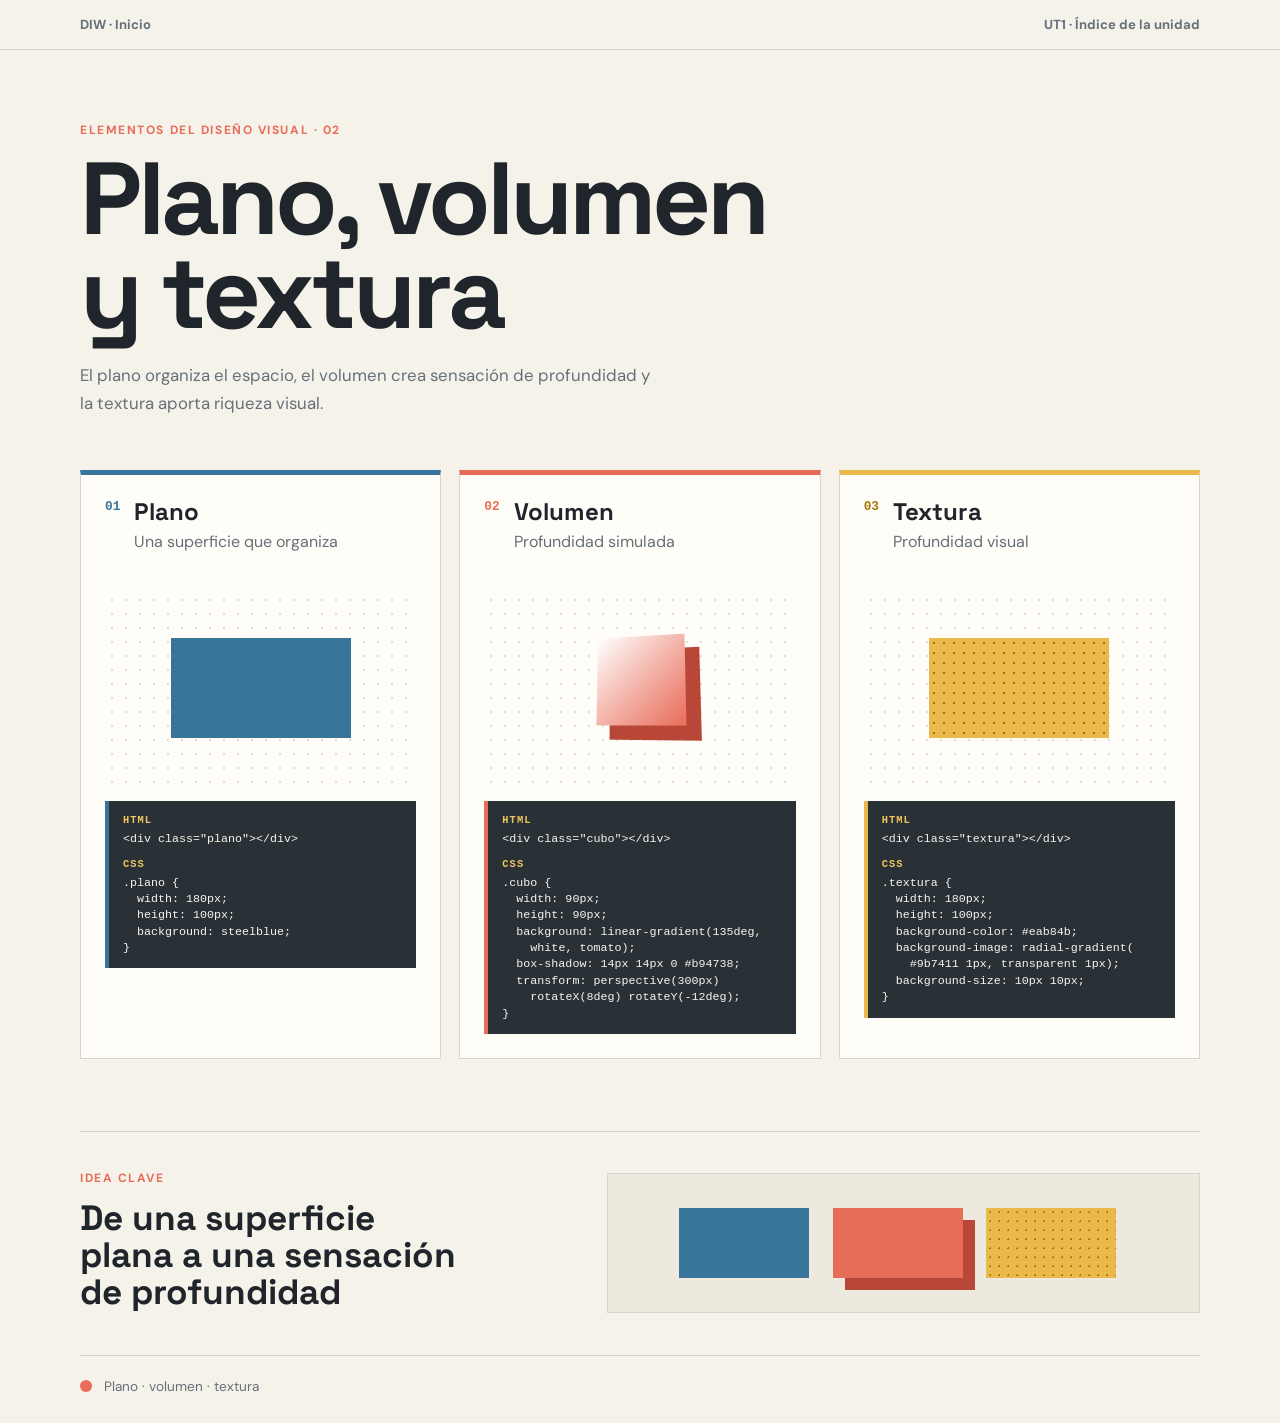
<file: UT1/UT1_2.html>
<!doctype html>
<html lang="es">
  <head>
    <meta charset="UTF-8" />
    <meta name="viewport" content="width=device-width, initial-scale=1.0" />
    <title>Plano, volumen y textura</title>
    <link rel="stylesheet" href="UT1_2.css" />
  </head>
  <body>
    <header class="site-header">
      <a href="../index.html">DIW · Inicio</a>
      <a href="index.html">UT1 · Índice de la unidad</a>
    </header>
    <main class="pagina">
      <header class="cabecera">
        <p class="etiqueta">Elementos del diseño visual · 02</p>
        <h1>Plano, volumen<br />y textura</h1>
        <p class="introduccion">
          El plano organiza el espacio, el volumen crea sensación de profundidad
          y la textura aporta riqueza visual.
        </p>
      </header>

      <section
        class="ejemplos"
        aria-label="Ejemplos de plano, volumen y textura"
      >
        <article class="tarjeta tarjeta-plano">
          <div class="titulo-tarjeta">
            <span>01</span>
            <div>
              <h2>Plano</h2>
              <p>Una superficie que organiza</p>
            </div>
          </div>

          <div class="muestra muestra-plano" aria-label="Un plano rectangular">
            <div class="plano"></div>
          </div>

          <div class="codigo">
            <strong>HTML</strong>
            <pre>&lt;div class="plano"&gt;&lt;/div&gt;</pre>
            <strong>CSS</strong>
            <pre>
.plano {
  width: 180px;
  height: 100px;
  background: steelblue;
}</pre>
          </div>
        </article>

        <article class="tarjeta tarjeta-volumen">
          <div class="titulo-tarjeta">
            <span>02</span>
            <div>
              <h2>Volumen</h2>
              <p>Profundidad simulada</p>
            </div>
          </div>

          <div
            class="muestra muestra-volumen"
            aria-label="Un cubo con volumen simulado"
          >
            <div class="cubo"></div>
          </div>

          <div class="codigo">
            <strong>HTML</strong>
            <pre>&lt;div class="cubo"&gt;&lt;/div&gt;</pre>
            <strong>CSS</strong>
            <pre>
.cubo {
  width: 90px;
  height: 90px;
  background: linear-gradient(135deg,
    white, tomato);
  box-shadow: 14px 14px 0 #b94738;
  transform: perspective(300px)
    rotateX(8deg) rotateY(-12deg);
}</pre>
          </div>
        </article>

        <article class="tarjeta tarjeta-textura">
          <div class="titulo-tarjeta">
            <span>03</span>
            <div>
              <h2>Textura</h2>
              <p>Profundidad visual</p>
            </div>
          </div>

          <div
            class="muestra muestra-textura"
            aria-label="Una superficie con textura de puntos"
          >
            <div class="textura"></div>
          </div>

          <div class="codigo">
            <strong>HTML</strong>
            <pre>&lt;div class="textura"&gt;&lt;/div&gt;</pre>
            <strong>CSS</strong>
            <pre>
.textura {
  width: 180px;
  height: 100px;
  background-color: #eab84b;
  background-image: radial-gradient(
    #9b7411 1px, transparent 1px);
  background-size: 10px 10px;
}</pre>
          </div>
        </article>
      </section>

      <section class="resumen" aria-labelledby="resumen-titulo">
        <div>
          <p class="etiqueta">Idea clave</p>
          <h2 id="resumen-titulo">
            De una superficie plana a una sensación de profundidad
          </h2>
        </div>
        <div class="secuencia" aria-label="Plano, sombra y textura">
          <span class="secuencia-plano"></span>
          <span class="secuencia-sombra"></span>
          <span class="secuencia-textura"></span>
        </div>
      </section>

      <footer>
        <span class="punto-footer"></span>
        <p>Plano · volumen · textura</p>
      </footer>
    </main>
  </body>
</html>
</file>
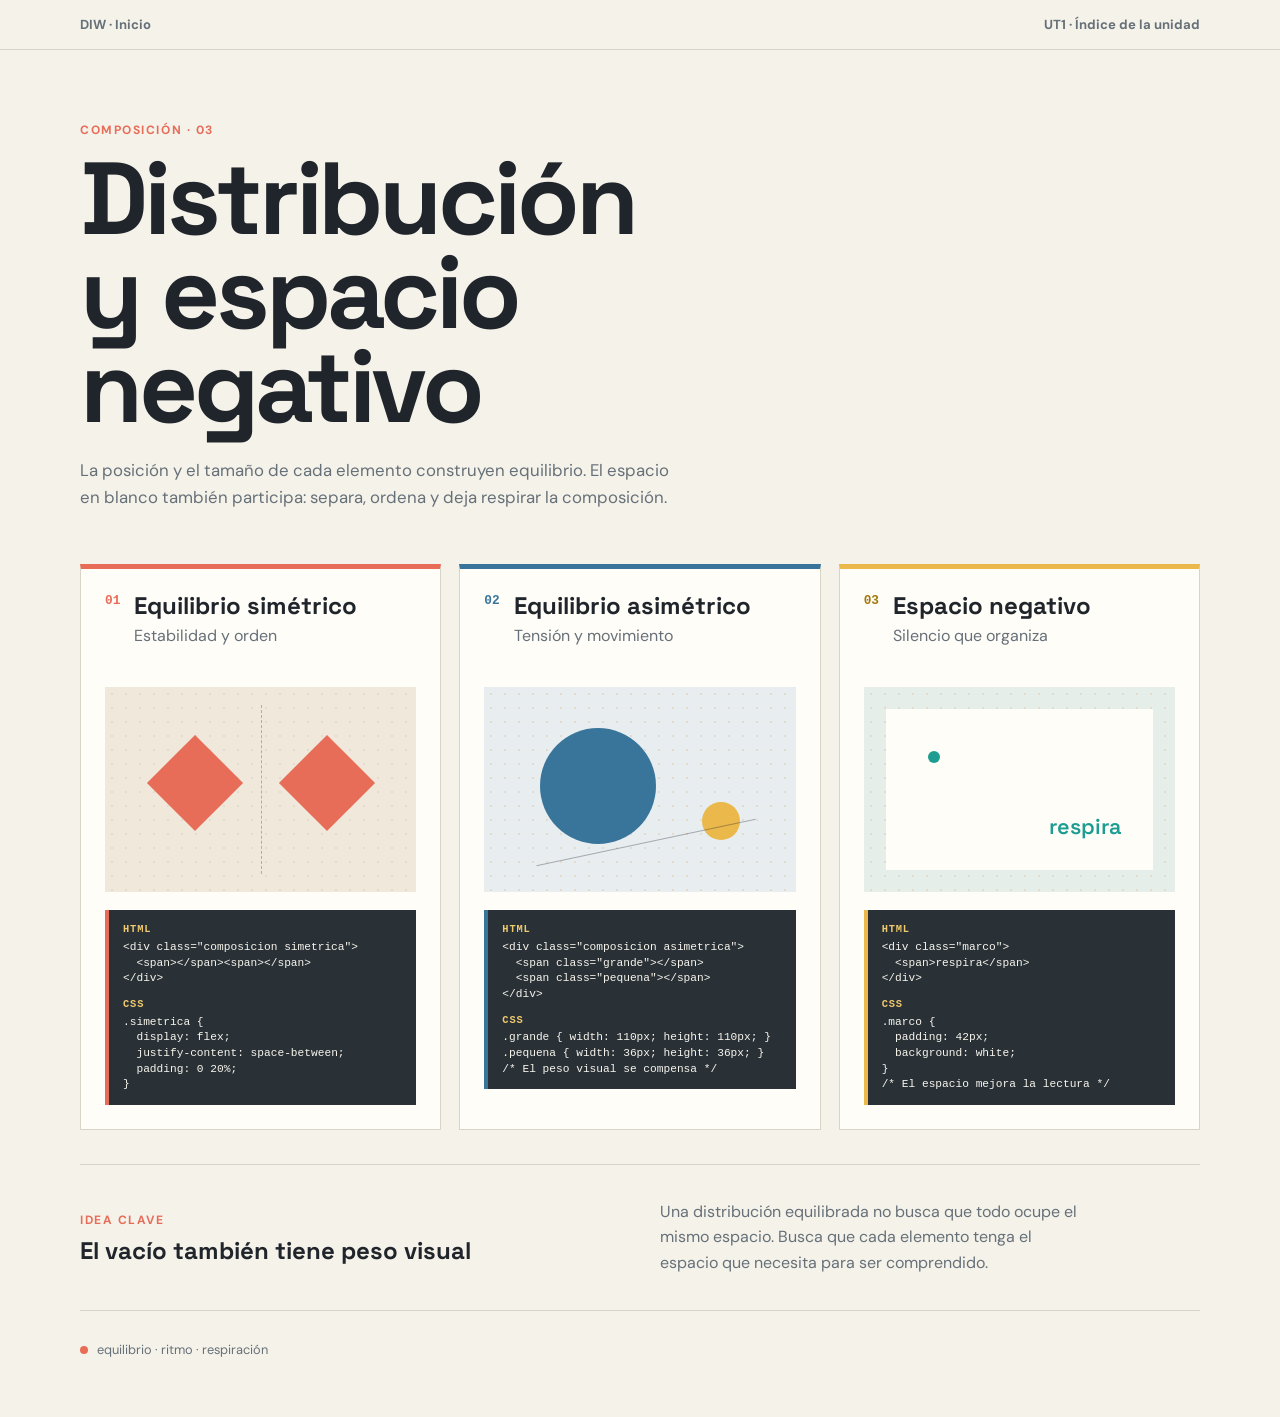
<file: UT1/UT1_3.html>
<!doctype html>
<html lang="es">
  <head>
    <meta charset="UTF-8" />
    <meta name="viewport" content="width=device-width, initial-scale=1.0" />
    <title>Distribución y espacio negativo</title>
    <link rel="stylesheet" href="UT1_3.css" />
  </head>
  <body>
    <header class="site-header">
      <a href="../index.html">DIW · Inicio</a>
      <a href="index.html">UT1 · Índice de la unidad</a>
    </header>
    <main class="pagina">
      <header class="cabecera">
        <p class="etiqueta">Composición · 03</p>
        <h1>Distribución<br />y espacio negativo</h1>
        <p class="introduccion">
          La posición y el tamaño de cada elemento construyen equilibrio. El
          espacio en blanco también participa: separa, ordena y deja respirar la
          composición.
        </p>
      </header>

      <section
        class="ejemplos"
        aria-label="Ejemplos de distribución y espacio negativo"
      >
        <article class="tarjeta tarjeta-simetria">
          <div class="titulo-tarjeta">
            <span>01</span>
            <div>
              <h2>Equilibrio simétrico</h2>
              <p>Estabilidad y orden</p>
            </div>
          </div>

          <div
            class="muestra muestra-simetria"
            aria-label="Composición simétrica con dos formas equivalentes"
          >
            <div class="eje"></div>
            <div class="forma forma-izquierda"></div>
            <div class="forma forma-derecha"></div>
          </div>

          <div class="codigo">
            <strong>HTML</strong>
            <pre>
&lt;div class="composicion simetrica"&gt;
  &lt;span&gt;&lt;/span&gt;&lt;span&gt;&lt;/span&gt;
&lt;/div&gt;</pre>
            <strong>CSS</strong>
            <pre>
.simetrica {
  display: flex;
  justify-content: space-between;
  padding: 0 20%;
}</pre>
          </div>
        </article>

        <article class="tarjeta tarjeta-asimetria">
          <div class="titulo-tarjeta">
            <span>02</span>
            <div>
              <h2>Equilibrio asimétrico</h2>
              <p>Tensión y movimiento</p>
            </div>
          </div>

          <div
            class="muestra muestra-asimetria"
            aria-label="Composición asimétrica compensada por tamaño y posición"
          >
            <div class="forma grande"></div>
            <div class="forma pequena"></div>
            <div class="linea-equilibrio"></div>
          </div>

          <div class="codigo">
            <strong>HTML</strong>
            <pre>
&lt;div class="composicion asimetrica"&gt;
  &lt;span class="grande"&gt;&lt;/span&gt;
  &lt;span class="pequena"&gt;&lt;/span&gt;
&lt;/div&gt;</pre>
            <strong>CSS</strong>
            <pre>
.grande { width: 110px; height: 110px; }
.pequena { width: 36px; height: 36px; }
/* El peso visual se compensa */</pre>
          </div>
        </article>

        <article class="tarjeta tarjeta-espacio">
          <div class="titulo-tarjeta">
            <span>03</span>
            <div>
              <h2>Espacio negativo</h2>
              <p>Silencio que organiza</p>
            </div>
          </div>

          <div
            class="muestra muestra-espacio"
            aria-label="Composición con espacio negativo alrededor de una forma"
          >
            <div class="marco-espacio">
              <span class="punto-espacio"></span>
              <span class="texto-espacio">respira</span>
            </div>
          </div>

          <div class="codigo">
            <strong>HTML</strong>
            <pre>
&lt;div class="marco"&gt;
  &lt;span&gt;respira&lt;/span&gt;
&lt;/div&gt;</pre>
            <strong>CSS</strong>
            <pre>
.marco {
  padding: 42px;
  background: white;
}
/* El espacio mejora la lectura */</pre>
          </div>
        </article>
      </section>

      <section class="idea-clave" aria-labelledby="idea-titulo">
        <div>
          <p class="etiqueta">Idea clave</p>
          <h2 id="idea-titulo">El vacío también tiene peso visual</h2>
        </div>
        <p>
          Una distribución equilibrada no busca que todo ocupe el mismo espacio.
          Busca que cada elemento tenga el espacio que necesita para ser
          comprendido.
        </p>
      </section>

      <footer>
        <span class="punto-footer"></span>
        <p>equilibrio · ritmo · respiración</p>
      </footer>
    </main>
  </body>
</html>
</file>
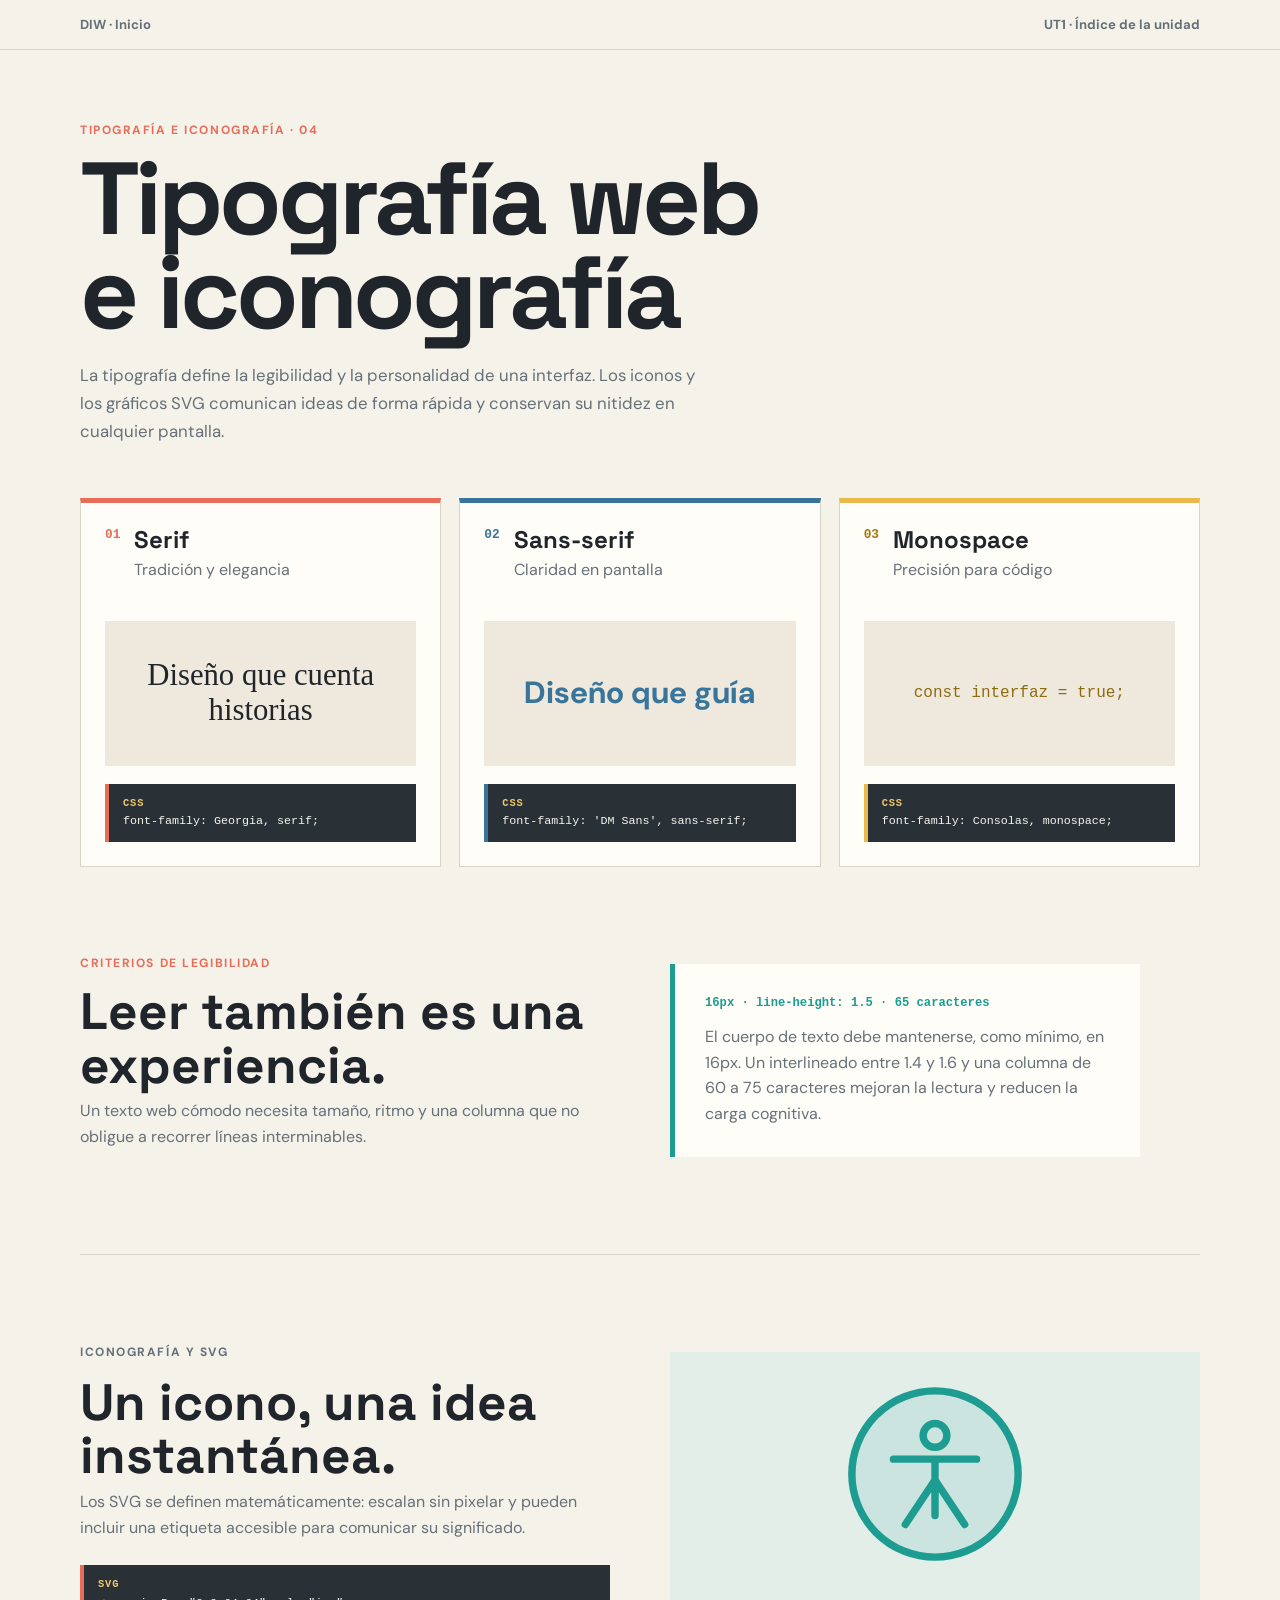
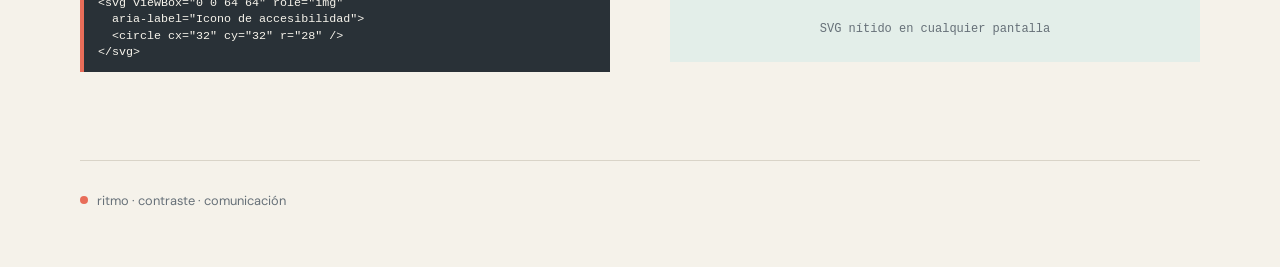
<file: UT1/UT1_4.html>
<!doctype html>
<html lang="es">
  <head>
    <meta charset="UTF-8" />
    <meta name="viewport" content="width=device-width, initial-scale=1.0" />
    <title>Tipografía web e iconografía</title>
    <link rel="stylesheet" href="UT1_4.css" />
  </head>
  <body>
    <header class="site-header">
      <a href="../index.html">DIW · Inicio</a>
      <a href="index.html">UT1 · Índice de la unidad</a>
    </header>

    <main class="pagina">
      <header class="cabecera">
        <p class="etiqueta">Tipografía e iconografía · 04</p>
        <h1>Tipografía web<br />e iconografía</h1>
        <p class="introduccion">
          La tipografía define la legibilidad y la personalidad de una interfaz.
          Los iconos y los gráficos SVG comunican ideas de forma rápida y
          conservan su nitidez en cualquier pantalla.
        </p>
      </header>

      <section
        class="ejemplos"
        aria-label="Ejemplos de clasificación tipográfica"
      >
        <article class="tarjeta tarjeta-serif">
          <div class="titulo-tarjeta">
            <span>01</span>
            <div>
              <h2>Serif</h2>
              <p>Tradición y elegancia</p>
            </div>
          </div>
          <div
            class="muestra tipo-serif"
            aria-label="Ejemplo de texto con tipografía serif"
          >
            Diseño que cuenta historias
          </div>
          <div class="codigo">
            <strong>CSS</strong>
            <pre>font-family: Georgia, serif;</pre>
          </div>
        </article>
        <article class="tarjeta tarjeta-sans">
          <div class="titulo-tarjeta">
            <span>02</span>
            <div>
              <h2>Sans-serif</h2>
              <p>Claridad en pantalla</p>
            </div>
          </div>
          <div
            class="muestra tipo-sans"
            aria-label="Ejemplo de texto con tipografía sans-serif"
          >
            Diseño que guía
          </div>
          <div class="codigo">
            <strong>CSS</strong>
            <pre>font-family: 'DM Sans', sans-serif;</pre>
          </div>
        </article>
        <article class="tarjeta tarjeta-mono">
          <div class="titulo-tarjeta">
            <span>03</span>
            <div>
              <h2>Monospace</h2>
              <p>Precisión para código</p>
            </div>
          </div>
          <div
            class="muestra tipo-mono"
            aria-label="Ejemplo de texto con tipografía monoespaciada"
          >
            const interfaz = true;
          </div>
          <div class="codigo">
            <strong>CSS</strong>
            <pre>font-family: Consolas, monospace;</pre>
          </div>
        </article>
      </section>

      <section class="legibilidad" aria-labelledby="legibilidad-titulo">
        <div>
          <p class="etiqueta">Criterios de legibilidad</p>
          <h2 id="legibilidad-titulo">Leer también es una experiencia.</h2>
          <p>
            Un texto web cómodo necesita tamaño, ritmo y una columna que no
            obligue a recorrer líneas interminables.
          </p>
        </div>
        <div class="texto-legible">
          <p class="medida">16px · line-height: 1.5 · 65 caracteres</p>
          <p>
            El cuerpo de texto debe mantenerse, como mínimo, en 16px. Un
            interlineado entre 1.4 y 1.6 y una columna de 60 a 75 caracteres
            mejoran la lectura y reducen la carga cognitiva.
          </p>
        </div>
      </section>

      <section class="iconografia" aria-labelledby="iconografia-titulo">
        <div>
          <p class="etiqueta">Iconografía y SVG</p>
          <h2 id="iconografia-titulo">Un icono, una idea instantánea.</h2>
          <p>
            Los SVG se definen matemáticamente: escalan sin pixelar y pueden
            incluir una etiqueta accesible para comunicar su significado.
          </p>
          <div class="codigo svg-code">
            <strong>SVG</strong>
            <pre>
&lt;svg viewBox="0 0 64 64" role="img"
  aria-label="Icono de accesibilidad"&gt;
  &lt;circle cx="32" cy="32" r="28" /&gt;
&lt;/svg&gt;</pre>
          </div>
        </div>
        <div
          class="icono-demo"
          role="img"
          aria-label="Icono de accesibilidad creado con SVG"
        >
          <svg viewBox="0 0 64 64" aria-hidden="true">
            <circle cx="32" cy="32" r="28"></circle>
            <circle cx="32" cy="19" r="4"></circle>
            <path d="M18 27h28M32 27v19M32 34l-10 15M32 34l10 15"></path>
          </svg>
          <span>SVG nítido en cualquier pantalla</span>
        </div>
      </section>

      <footer>
        <span class="punto-footer"></span>
        <p>ritmo · contraste · comunicación</p>
      </footer>
    </main>
  </body>
</html>
</file>
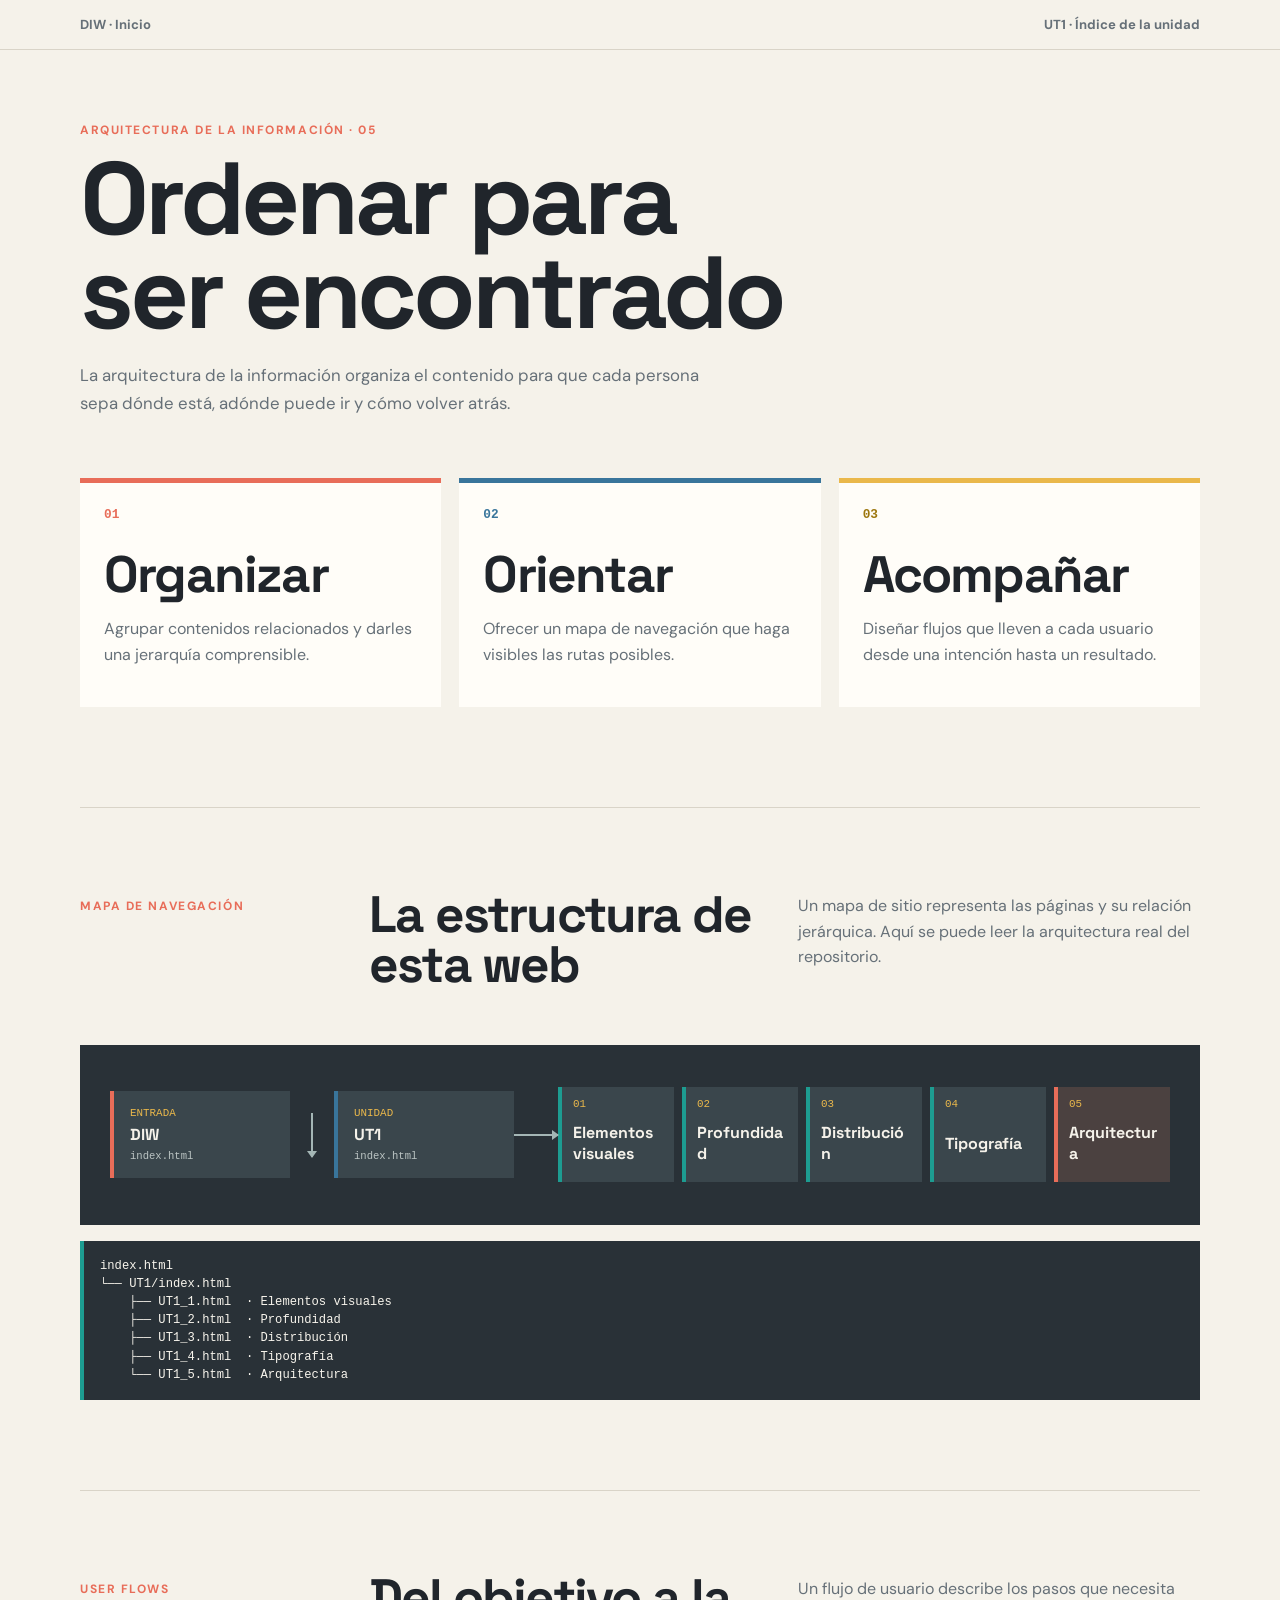
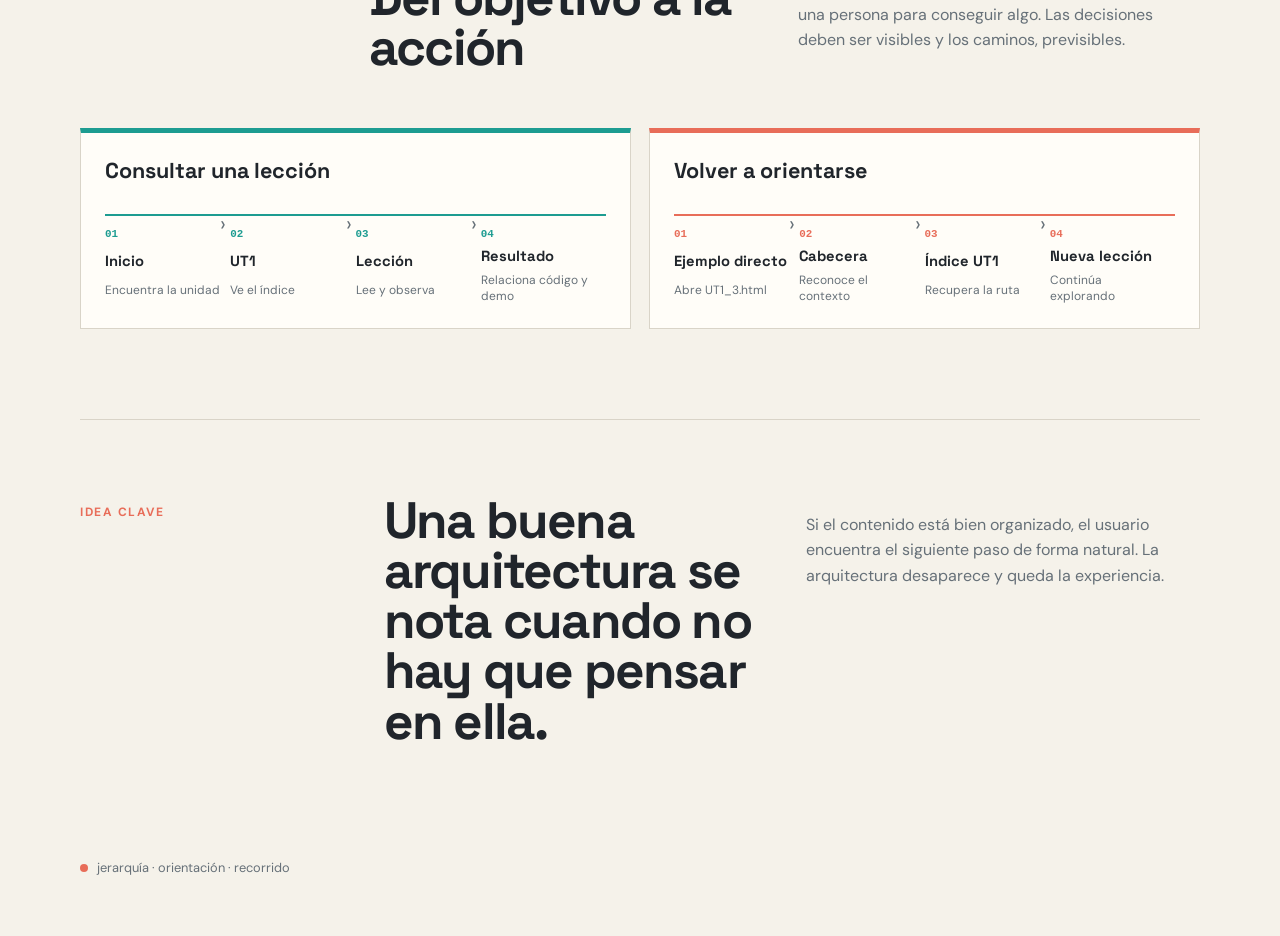
<file: UT1/UT1_5.html>
<!doctype html>
<html lang="es">
  <head>
    <meta charset="UTF-8" />
    <meta name="viewport" content="width=device-width, initial-scale=1.0" />
    <title>Arquitectura de la información y mapas de navegación</title>
    <link rel="stylesheet" href="UT1_5.css" />
  </head>
  <body>
    <header class="site-header">
      <a href="../index.html">DIW · Inicio</a>
      <a href="index.html">UT1 · Índice de la unidad</a>
    </header>

    <main class="pagina">
      <header class="cabecera">
        <p class="etiqueta">Arquitectura de la información · 05</p>
        <h1>Ordenar para<br />ser encontrado</h1>
        <p class="introduccion">
          La arquitectura de la información organiza el contenido para que cada
          persona sepa dónde está, adónde puede ir y cómo volver atrás.
        </p>
      </header>

      <section
        class="conceptos"
        aria-label="Conceptos de arquitectura de la información"
      >
        <article>
          <span class="numero">01</span>
          <h2>Organizar</h2>
          <p>
            Agrupar contenidos relacionados y darles una jerarquía comprensible.
          </p>
        </article>
        <article>
          <span class="numero">02</span>
          <h2>Orientar</h2>
          <p>
            Ofrecer un mapa de navegación que haga visibles las rutas posibles.
          </p>
        </article>
        <article>
          <span class="numero">03</span>
          <h2>Acompañar</h2>
          <p>
            Diseñar flujos que lleven a cada usuario desde una intención hasta
            un resultado.
          </p>
        </article>
      </section>

      <section class="seccion" aria-labelledby="mapa-titulo">
        <div class="seccion-cabecera">
          <p class="etiqueta">Mapa de navegación</p>
          <h2 id="mapa-titulo">La estructura de esta web</h2>
          <p>
            Un mapa de sitio representa las páginas y su relación jerárquica.
            Aquí se puede leer la arquitectura real del repositorio.
          </p>
        </div>
        <div
          class="sitemap"
          role="img"
          aria-label="Mapa de navegación: inicio conduce a UT1 y UT1 contiene cinco micro-lecciones"
        >
          <div class="nodo nodo-raiz">
            <span>Entrada</span><strong>DIW</strong><small>index.html</small>
          </div>
          <div class="conector conector-vertical"></div>
          <div class="nodo nodo-unidad">
            <span>Unidad</span><strong>UT1</strong><small>index.html</small>
          </div>
          <div class="conector conector-horizontal"></div>
          <div class="nodo-lista">
            <div class="nodo">
              <span>01</span><strong>Elementos visuales</strong>
            </div>
            <div class="nodo"><span>02</span><strong>Profundidad</strong></div>
            <div class="nodo"><span>03</span><strong>Distribución</strong></div>
            <div class="nodo"><span>04</span><strong>Tipografía</strong></div>
            <div class="nodo activo">
              <span>05</span><strong>Arquitectura</strong>
            </div>
          </div>
        </div>
        <pre class="codigo"><code>index.html
└── UT1/index.html
    ├── UT1_1.html  · Elementos visuales
    ├── UT1_2.html  · Profundidad
    ├── UT1_3.html  · Distribución
    ├── UT1_4.html  · Tipografía
    └── UT1_5.html  · Arquitectura</code></pre>
      </section>

      <section class="seccion" aria-labelledby="flujo-titulo">
        <div class="seccion-cabecera">
          <p class="etiqueta">User flows</p>
          <h2 id="flujo-titulo">Del objetivo a la acción</h2>
          <p>
            Un flujo de usuario describe los pasos que necesita una persona para
            conseguir algo. Las decisiones deben ser visibles y los caminos,
            previsibles.
          </p>
        </div>
        <div class="flujos">
          <article class="flujo flujo-alumno">
            <h3>Consultar una lección</h3>
            <ol>
              <li>
                <span>01</span><strong>Inicio</strong
                ><small>Encuentra la unidad</small>
              </li>
              <li>
                <span>02</span><strong>UT1</strong><small>Ve el índice</small>
              </li>
              <li>
                <span>03</span><strong>Lección</strong
                ><small>Lee y observa</small>
              </li>
              <li>
                <span>04</span><strong>Resultado</strong
                ><small>Relaciona código y demo</small>
              </li>
            </ol>
          </article>
          <article class="flujo flujo-directo">
            <h3>Volver a orientarse</h3>
            <ol>
              <li>
                <span>01</span><strong>Ejemplo directo</strong
                ><small>Abre UT1_3.html</small>
              </li>
              <li>
                <span>02</span><strong>Cabecera</strong
                ><small>Reconoce el contexto</small>
              </li>
              <li>
                <span>03</span><strong>Índice UT1</strong
                ><small>Recupera la ruta</small>
              </li>
              <li>
                <span>04</span><strong>Nueva lección</strong
                ><small>Continúa explorando</small>
              </li>
            </ol>
          </article>
        </div>
      </section>

      <section class="idea-clave" aria-labelledby="idea-titulo">
        <p class="etiqueta">Idea clave</p>
        <h2 id="idea-titulo">
          Una buena arquitectura se nota cuando no hay que pensar en ella.
        </h2>
        <p>
          Si el contenido está bien organizado, el usuario encuentra el
          siguiente paso de forma natural. La arquitectura desaparece y queda la
          experiencia.
        </p>
      </section>

      <footer>
        <span class="punto-footer"></span>
        <p>jerarquía · orientación · recorrido</p>
      </footer>
    </main>
  </body>
</html>
</file>
<file: index.css>
@import url("https://fonts.googleapis.com/css2?family=DM+Sans:wght@400;500;700&family=Space+Grotesk:wght@500;600;700&display=swap");

:root {
  --ink: #20252b;
  --muted: #667078;
  --paper: #f5f2ea;
  --panel: #fffdf8;
  --coral: #ef745f;
  --teal: #1d9c91;
  --blue: #39759b;
  --mustard: #eab84b;
  --line: #d9d4c8;
  --dark: #293137;
}

* {
  box-sizing: border-box;
}

html {
  scroll-behavior: smooth;
}

body {
  margin: 0;
  color: var(--ink);
  background: var(--paper);
  font-family: "DM Sans", "Segoe UI", sans-serif;
}

a {
  color: inherit;
}

.skip-link {
  position: absolute;
  top: 12px;
  left: 12px;
  z-index: 10;
  padding: 10px 14px;
  color: white;
  background: var(--dark);
  transform: translateY(-180%);
}

.skip-link:focus {
  transform: translateY(0);
}

.site-header {
  border-bottom: 1px solid rgba(32, 37, 43, 0.12);
}

.header-inner,
.hero-inner,
.lesson-section,
.principles-section,
.site-footer {
  width: min(1120px, calc(100% - 40px));
  margin: 0 auto;
}

.header-inner {
  display: flex;
  min-height: 78px;
  align-items: center;
  justify-content: space-between;
}

.brand {
  display: inline-flex;
  gap: 10px;
  align-items: center;
  color: var(--ink);
  font-family: "Space Grotesk", "Segoe UI", sans-serif;
  font-size: 1.25rem;
  font-weight: 700;
  text-decoration: none;
}

.brand-dot {
  color: var(--coral);
}

.brand-mark {
  display: inline-flex;
  width: 25px;
  height: 25px;
  align-items: flex-end;
  justify-content: space-between;
}

.brand-mark i {
  display: block;
  width: 5px;
  background: var(--coral);
}

.brand-mark i:nth-child(1) {
  height: 9px;
}
.brand-mark i:nth-child(2) {
  height: 17px;
  background: var(--teal);
}
.brand-mark i:nth-child(3) {
  height: 25px;
  background: var(--mustard);
}

nav {
  display: flex;
  gap: 28px;
}

nav a,
.site-footer a {
  color: var(--muted);
  font-size: 0.82rem;
  text-decoration: none;
}

nav a:hover,
.site-footer a:hover,
.brand:hover {
  color: var(--coral);
}

a:focus-visible {
  outline: 3px solid var(--teal);
  outline-offset: 4px;
}

.hero {
  overflow: hidden;
  background: var(--dark);
  color: var(--paper);
}

.hero-inner {
  display: grid;
  min-height: 540px;
  grid-template-columns: minmax(0, 1fr) 0.82fr;
  align-items: center;
  gap: 52px;
  padding-top: 68px;
  padding-bottom: 68px;
}

.hero-copy {
  position: relative;
  z-index: 1;
}

.kicker,
.section-index,
.card-label,
.unit-number {
  font-size: 0.73rem;
  font-weight: 700;
  letter-spacing: 0.12em;
  text-transform: uppercase;
}

.kicker {
  display: flex;
  gap: 12px;
  align-items: center;
  margin: 0 0 26px;
  color: var(--mustard);
}

.kicker span {
  color: var(--coral);
  font-family: Consolas, monospace;
}

h1,
h2,
h3 {
  margin-top: 0;
  font-family: "Space Grotesk", "Segoe UI", sans-serif;
}

h1 {
  max-width: 650px;
  margin-bottom: 24px;
  font-size: clamp(3.4rem, 8vw, 7.3rem);
  line-height: 0.88;
  letter-spacing: -0.04em;
}

h1 em {
  color: var(--coral);
  font-style: normal;
}

.hero-text {
  max-width: 480px;
  margin-bottom: 32px;
  color: #c8c9c2;
  font-size: 1.05rem;
  line-height: 1.65;
}

.button {
  display: inline-flex;
  min-height: 48px;
  align-items: center;
  gap: 20px;
  padding: 12px 17px;
  font-size: 0.88rem;
  font-weight: 700;
  text-decoration: none;
}

.button-primary {
  color: var(--ink);
  background: var(--mustard);
}

.button-primary:hover {
  background: #f4ca66;
}

.hero-composition {
  position: relative;
  min-height: 370px;
  border: 1px solid rgba(245, 242, 234, 0.16);
}

.composition-grid {
  position: absolute;
  inset: 0;
  background-image: radial-gradient(
    rgba(245, 242, 234, 0.26) 1px,
    transparent 1px
  );
  background-size: 17px 17px;
  opacity: 0.6;
}

.composition-circle,
.composition-square,
.composition-line {
  position: absolute;
  display: block;
}

.composition-circle {
  top: 48px;
  right: 55px;
  width: 150px;
  height: 150px;
  border: 18px solid var(--coral);
  border-radius: 50%;
}

.composition-line {
  top: 191px;
  left: 26px;
  width: 350px;
  height: 5px;
  background: var(--teal);
  transform: rotate(-31deg);
  transform-origin: left center;
}

.composition-square {
  bottom: 39px;
  left: 70px;
  width: 105px;
  height: 105px;
  border: 12px solid var(--mustard);
}

.composition-label {
  position: absolute;
  color: #d5d6cf;
  font-family: Consolas, monospace;
  font-size: 0.7rem;
  text-transform: uppercase;
}

.label-point {
  top: 24px;
  left: 22px;
}
.label-form {
  right: 20px;
  bottom: 18px;
}

.lesson-section {
  padding-top: 100px;
  padding-bottom: 108px;
}

.section-heading {
  display: flex;
  align-items: end;
  justify-content: space-between;
  gap: 32px;
  margin-bottom: 32px;
}

.section-index {
  margin: 0 0 13px;
  color: var(--coral);
}

h2 {
  margin-bottom: 0;
  font-size: clamp(2rem, 4vw, 3.5rem);
  line-height: 0.98;
  letter-spacing: -0.035em;
}

.section-intro {
  max-width: 290px;
  margin: 0 0 3px;
  color: var(--muted);
  line-height: 1.55;
}

.lesson-grid {
  display: grid;
  grid-template-columns: repeat(2, 1fr);
  gap: 18px;
}

.lesson-card {
  position: relative;
  display: grid;
  grid-template-columns: 1fr 1fr;
  min-height: 440px;
  padding: 26px;
  overflow: hidden;
  border: 1px solid var(--line);
  background: var(--panel);
}

.lesson-card-wide {
  grid-column: 1 / -1;
}

.lesson-card-coral {
  border-top: 5px solid var(--coral);
}
.lesson-card-blue {
  border-top: 5px solid var(--blue);
}
.lesson-card-teal {
  border-top: 5px solid var(--teal);
}
.lesson-card-mustard {
  border-top: 5px solid var(--mustard);
}

.card-topline {
  position: absolute;
  top: 25px;
  right: 26px;
  left: 26px;
  display: flex;
  justify-content: space-between;
}

.unit-number {
  color: var(--coral);
}
.lesson-card-blue .unit-number {
  color: var(--blue);
}
.lesson-card-teal .unit-number {
  color: var(--teal);
}
.lesson-card-mustard .unit-number {
  color: #b3820a;
}

.card-arrow {
  color: var(--muted);
  font-size: 1.3rem;
}

.card-visual {
  position: relative;
  min-height: 310px;
  margin: 43px 12px 0 0;
  overflow: hidden;
  background-color: #f0ebe1;
  background-image: radial-gradient(#d5cfc2 1px, transparent 1px);
  background-size: 14px 14px;
}

.visual-dot,
.visual-stroke,
.visual-triangle,
.visual-plane,
.visual-shadow,
.visual-texture,
.visual-screen,
.visual-play,
.visual-wave,
.visual-interactive-btn,
.visual-interactive-pulse,
.visual-touch-cursor,
.visual-slider-track,
.visual-slider-thumb {
  position: absolute;
  display: block;
}

.visual-dot {
  top: 73px;
  left: 47%;
  width: 56px;
  height: 56px;
  border-radius: 50%;
  background: var(--coral);
  box-shadow: 0 0 0 12px rgba(239, 116, 95, 0.16);
}
.visual-stroke {
  top: 164px;
  left: 10%;
  width: 85%;
  height: 5px;
  background: var(--teal);
  transform: rotate(-18deg);
}
.visual-triangle {
  right: 23px;
  bottom: 28px;
  border-right: 35px solid transparent;
  border-bottom: 65px solid var(--mustard);
  border-left: 35px solid transparent;
}
.visual-plane {
  top: 75px;
  left: 17%;
  width: 66%;
  height: 105px;
  background: var(--blue);
}
.visual-shadow {
  top: 93px;
  left: 24%;
  width: 66%;
  height: 105px;
  background: #b94738;
  transform: translate(22px, 18px);
}
.visual-plane {
  z-index: 1;
}
.visual-texture {
  right: 13%;
  bottom: 28px;
  width: 90px;
  height: 57px;
  background-color: var(--mustard);
  background-image: radial-gradient(#9b7411 1px, transparent 1px);
  background-size: 9px 9px;
}
.visual-screen {
  top: 60px;
  left: 15%;
  width: 70%;
  height: 140px;
  background: var(--dark);
  border: 4px solid var(--teal);
  border-radius: 8px;
  box-shadow: 0 10px 24px rgba(29, 156, 145, 0.18);
}
.visual-play {
  top: 130px;
  left: 50%;
  transform: translate(-40%, -50%);
  width: 0;
  height: 0;
  border-top: 18px solid transparent;
  border-bottom: 18px solid transparent;
  border-left: 30px solid var(--coral);
}
.visual-wave {
  bottom: 34px;
  height: 6px;
  background: var(--mustard);
  border-radius: 3px;
}
.visual-wave.wave-1 {
  left: 16%;
  width: 20%;
}
.visual-wave.wave-2 {
  left: 40%;
  width: 32%;
  background: var(--teal);
}
.visual-wave.wave-3 {
  right: 16%;
  width: 14%;
  background: var(--coral);
}

.visual-interactive-btn {
  top: 62px;
  left: 20%;
  width: 60%;
  height: 48px;
  background: var(--mustard);
  border-radius: 24px;
  box-shadow: 0 6px 16px rgba(234, 184, 75, 0.28);
}
.visual-interactive-pulse {
  top: 86px;
  left: 50%;
  transform: translate(-50%, -50%);
  border-radius: 50%;
  border: 2px solid var(--mustard);
}
.visual-interactive-pulse.pulse-1 {
  width: 74px;
  height: 74px;
  opacity: 0.6;
}
.visual-interactive-pulse.pulse-2 {
  width: 104px;
  height: 104px;
  opacity: 0.3;
}
.visual-touch-cursor {
  top: 135px;
  right: 25%;
  width: 32px;
  height: 32px;
  background: var(--teal);
  border: 3px solid #fff;
  border-radius: 50%;
  box-shadow: 0 4px 10px rgba(0, 0, 0, 0.18);
}
.visual-slider-track {
  bottom: 40px;
  left: 18%;
  width: 64%;
  height: 8px;
  background: #dcd7cc;
  border-radius: 4px;
}
.visual-slider-thumb {
  bottom: 34px;
  left: 55%;
  width: 20px;
  height: 20px;
  background: var(--coral);
  border-radius: 50%;
  box-shadow: 0 2px 6px rgba(0, 0, 0, 0.2);
}

.card-content {
  align-self: end;
  padding: 0 0 2px 12px;
}

.card-label {
  margin: 0 0 13px;
  color: var(--muted);
}

h3 {
  margin-bottom: 15px;
  font-size: clamp(1.8rem, 3vw, 2.7rem);
  line-height: 0.96;
  letter-spacing: -0.035em;
}

.card-content > p:not(.card-label) {
  min-height: 50px;
  margin-bottom: 24px;
  color: var(--muted);
  font-size: 0.9rem;
  line-height: 1.55;
}

.card-link {
  display: inline-flex;
  gap: 10px;
  align-items: center;
  color: var(--ink);
  font-size: 0.86rem;
  font-weight: 700;
  text-decoration: none;
}

.card-link:hover {
  color: var(--coral);
}
.lesson-card-blue .card-link:hover {
  color: var(--blue);
}
.lesson-card-teal .card-link:hover {
  color: var(--teal);
}
.lesson-card-mustard .card-link:hover {
  color: #b3820a;
}

.principles-section {
  display: grid;
  grid-template-columns: 0.95fr 1.05fr;
  gap: 70px;
  padding-top: 76px;
  padding-bottom: 84px;
  border-top: 1px solid var(--line);
}

.principles-heading h2 {
  max-width: 420px;
  margin-bottom: 16px;
}
.principles-heading > p:last-child {
  max-width: 370px;
  color: var(--muted);
  line-height: 1.6;
}

.principles-list {
  display: grid;
  grid-template-columns: repeat(3, 1fr);
  gap: 18px;
  align-self: end;
  padding: 0;
  margin: 0;
  list-style: none;
}

.principles-list li {
  display: grid;
  gap: 8px;
  align-content: start;
  min-height: 145px;
  padding: 18px 0;
  border-top: 3px solid var(--ink);
}
.principles-list strong {
  font-family: "Space Grotesk", "Segoe UI", sans-serif;
  font-size: 1.05rem;
}
.principles-list li > span:last-child {
  color: var(--muted);
  font-size: 0.83rem;
}
.principle-symbol {
  display: block;
  width: 30px;
  height: 30px;
  margin-bottom: 7px;
}
.symbol-contrast {
  border: 8px solid var(--coral);
  border-right-color: var(--mustard);
  border-radius: 50%;
}
.symbol-rhythm {
  border-top: 5px solid var(--teal);
  border-bottom: 5px solid var(--teal);
  transform: skewY(-18deg);
}
.symbol-balance {
  border: 3px solid var(--blue);
  border-radius: 50%;
  box-shadow:
    8px 0 0 -3px var(--paper),
    8px 0 0 0 var(--blue);
}

.site-footer {
  display: flex;
  min-height: 90px;
  align-items: center;
  justify-content: space-between;
  gap: 20px;
  border-top: 1px solid var(--line);
  color: var(--muted);
  font-size: 0.8rem;
}

.site-footer p {
  display: flex;
  gap: 9px;
  align-items: center;
  margin: 0;
}
.footer-mark {
  width: 8px;
  height: 8px;
  background: var(--coral);
  border-radius: 50%;
}

@media (max-width: 800px) {
  .hero-inner {
    grid-template-columns: 1fr;
    gap: 42px;
  }
  .hero-composition {
    min-height: 270px;
  }
  .composition-line {
    width: 280px;
  }
  .section-heading {
    display: block;
  }
  .section-intro {
    margin-top: 18px;
  }
  .lesson-card {
    grid-template-columns: 1fr;
  }
  .card-visual {
    min-height: 240px;
    margin-right: 0;
  }
  .card-content {
    padding: 28px 0 0;
  }
  .principles-section {
    grid-template-columns: 1fr;
    gap: 30px;
  }
}

@media (max-width: 560px) {
  .header-inner,
  .hero-inner,
  .lesson-section,
  .principles-section,
  .site-footer {
    width: min(100% - 28px, 1120px);
  }
  .header-inner {
    min-height: 68px;
  }
  nav {
    gap: 14px;
  }
  nav a {
    font-size: 0.72rem;
  }
  nav a:last-child {
    display: none;
  }
  .hero-inner {
    min-height: 0;
    padding-top: 65px;
    padding-bottom: 55px;
  }
  h1 {
    font-size: clamp(3.25rem, 17vw, 5.3rem);
  }
  .hero-composition {
    min-height: 230px;
  }
  .composition-circle {
    right: 25px;
    width: 105px;
    height: 105px;
    border-width: 13px;
  }
  .composition-square {
    left: 32px;
    width: 78px;
    height: 78px;
    border-width: 9px;
  }
  .composition-line {
    top: 150px;
    left: 12px;
    width: 250px;
  }
  .lesson-section {
    padding-top: 70px;
    padding-bottom: 75px;
  }
  .lesson-grid {
    grid-template-columns: 1fr;
  }
  .lesson-card {
    min-height: 0;
  }
  .card-visual {
    min-height: 220px;
  }
  .principles-section {
    padding-top: 58px;
    padding-bottom: 60px;
  }
  .principles-list {
    grid-template-columns: 1fr;
    gap: 0;
  }
  .principles-list li {
    min-height: 0;
  }
  .site-footer {
    align-items: flex-start;
    flex-direction: column;
    justify-content: center;
    padding: 22px 0;
  }
}

@media (prefers-reduced-motion: reduce) {
  html {
    scroll-behavior: auto;
  }
}
</file>
<file: UT1/index.css>
@import url("https://fonts.googleapis.com/css2?family=DM+Sans:wght@400;500;700&family=Space+Grotesk:wght@500;600;700&display=swap");

:root {
  --ink: #20252b;
  --muted: #667078;
  --paper: #f5f2ea;
  --panel: #fffdf8;
  --coral: #ef745f;
  --teal: #1d9c91;
  --blue: #39759b;
  --mustard: #eab84b;
  --line: #d9d4c8;
  --dark: #293137;
}
* {
  box-sizing: border-box;
}
html {
  scroll-behavior: smooth;
}
body {
  margin: 0;
  color: var(--ink);
  background: var(--paper);
  font-family: "DM Sans", "Segoe UI", sans-serif;
}
a {
  color: inherit;
}
a:focus-visible {
  outline: 3px solid var(--teal);
  outline-offset: 4px;
}
.skip-link {
  position: absolute;
  top: 12px;
  left: 12px;
  z-index: 20;
  padding: 10px 14px;
  color: white;
  background: var(--dark);
  transform: translateY(-180%);
}
.skip-link:focus {
  transform: translateY(0);
}
.site-header {
  position: sticky;
  top: 0;
  z-index: 10;
  border-bottom: 1px solid rgba(32, 37, 43, 0.16);
  background: rgba(245, 242, 234, 0.96);
  backdrop-filter: blur(12px);
}
.header-inner,
main,
.site-footer {
  width: min(1120px, calc(100% - 40px));
  margin: 0 auto;
}
.header-inner {
  display: flex;
  min-height: 76px;
  align-items: center;
  justify-content: space-between;
  gap: 22px;
}
.brand {
  display: inline-flex;
  gap: 10px;
  align-items: center;
  font-family: "Space Grotesk", sans-serif;
  font-size: 1.2rem;
  font-weight: 700;
  text-decoration: none;
}
.brand-dot {
  color: var(--coral);
}
.brand-mark {
  display: inline-flex;
  width: 25px;
  height: 25px;
  align-items: flex-end;
  justify-content: space-between;
}
.brand-mark i {
  display: block;
  width: 5px;
  background: var(--coral);
}
.brand-mark i:nth-child(1) {
  height: 9px;
}
.brand-mark i:nth-child(2) {
  height: 17px;
  background: var(--teal);
}
.brand-mark i:nth-child(3) {
  height: 25px;
  background: var(--mustard);
}
nav {
  display: flex;
  gap: 22px;
  align-items: center;
}
nav a {
  color: var(--muted);
  font-size: 0.82rem;
  font-weight: 700;
  text-decoration: none;
}
nav a:hover {
  color: var(--coral);
}
.unit-hero {
  max-width: 780px;
  padding: 90px 0 72px;
}
.eyebrow,
.lesson-number {
  margin: 0 0 15px;
  color: var(--coral);
  font-size: 0.74rem;
  font-weight: 700;
  letter-spacing: 0.13em;
  text-transform: uppercase;
}
h1,
h2,
h3 {
  font-family: "Space Grotesk", sans-serif;
}
h1 {
  max-width: 760px;
  margin: 0 0 24px;
  font-size: clamp(3.1rem, 8vw, 6.8rem);
  line-height: 0.91;
  letter-spacing: -0.04em;
}
.unit-hero > p:last-child {
  max-width: 620px;
  color: var(--muted);
  font-size: 1.08rem;
  line-height: 1.65;
}
.lesson-index {
  display: grid;
  grid-template-columns: repeat(4, 1fr);
  border-top: 1px solid var(--line);
  border-bottom: 1px solid var(--line);
}
.lesson-index a {
  display: flex;
  min-height: 82px;
  gap: 14px;
  align-items: center;
  padding: 15px 18px;
  border-right: 1px solid var(--line);
  font-weight: 700;
  text-decoration: none;
}
.lesson-index a:last-child {
  border-right: 0;
}
.lesson-index a:hover {
  color: var(--coral);
  background: rgba(255, 253, 248, 0.7);
}
.lesson-index span {
  color: var(--coral);
  font-family: Consolas, monospace;
  font-size: 0.8rem;
}
.lesson-section {
  scroll-margin-top: 92px;
  padding: 88px 0 94px;
  border-bottom: 1px solid var(--line);
}
.section-heading {
  display: grid;
  grid-template-columns: 0.35fr 1fr 1fr;
  gap: 28px;
  align-items: start;
  margin-bottom: 34px;
}
.lesson-number {
  margin-top: 8px;
}
h2 {
  margin: 0;
  font-size: clamp(2rem, 4vw, 3.5rem);
  line-height: 0.98;
  letter-spacing: -0.035em;
}
.section-heading > p:last-child {
  max-width: 380px;
  margin: 2px 0 0;
  color: var(--muted);
  line-height: 1.6;
}
code {
  font-family: Consolas, monospace;
}
.example-grid {
  display: grid;
  grid-template-columns: repeat(3, 1fr);
  gap: 18px;
}
.example-card {
  min-width: 0;
  padding: 23px;
  border: 1px solid var(--line);
  border-top: 5px solid var(--coral);
  background: var(--panel);
}
.example-card.teal {
  border-top-color: var(--teal);
}
.example-card.blue {
  border-top-color: var(--blue);
}
.example-card.mustard {
  border-top-color: var(--mustard);
}
h3 {
  margin: 0 0 7px;
  font-size: 1.45rem;
  line-height: 1.05;
}
.example-card > p {
  min-height: 23px;
  margin: 0;
  color: var(--muted);
  font-size: 0.9rem;
}
.demo {
  position: relative;
  height: 190px;
  margin: 22px 0 16px;
  overflow: hidden;
  background-color: #f0ebe1;
  background-image: radial-gradient(#d5cfc2 1px, transparent 1px);
  background-size: 14px 14px;
}
.dot {
  position: absolute;
  top: 68px;
  left: 50%;
  width: 54px;
  height: 54px;
  border-radius: 50%;
  background: var(--coral);
  transform: translateX(-50%);
  box-shadow: 0 0 0 13px rgba(239, 116, 95, 0.14);
}
.demo-line span {
  position: absolute;
  top: 91px;
  left: 10%;
  width: 80%;
  height: 5px;
  background: var(--teal);
  transform: rotate(-12deg);
}
.demo-shapes .square,
.demo-shapes .circle {
  position: absolute;
  border: 4px solid var(--mustard);
}
.demo-shapes .square {
  top: 40px;
  left: 10%;
  width: 70px;
  height: 70px;
}
.demo-shapes .circle {
  right: 14%;
  bottom: 32px;
  width: 65px;
  height: 65px;
  border-radius: 50%;
}
.demo-shapes .triangle {
  position: absolute;
  right: 38%;
  bottom: 32px;
  border-right: 34px solid transparent;
  border-bottom: 60px solid var(--mustard);
  border-left: 34px solid transparent;
}
.depth-demo {
  background-color: #e8eef0;
}
.plane {
  position: absolute;
  top: 47px;
  left: 15%;
  width: 70%;
  height: 98px;
  background: var(--blue);
}
.cube {
  position: absolute;
  top: 43px;
  left: 50%;
  width: 90px;
  height: 90px;
  background: linear-gradient(135deg, white, var(--coral));
  box-shadow: 14px 14px 0 #b94738;
  transform: translateX(-50%) perspective(300px) rotateX(8deg) rotateY(-12deg);
}
.texture {
  position: absolute;
  top: 47px;
  left: 15%;
  width: 70%;
  height: 98px;
  background-color: var(--mustard);
  background-image: radial-gradient(#9b7411 1px, transparent 1px);
  background-size: 10px 10px;
}
.balance-demo {
  background-color: #f1e8dc;
}
.symmetric {
  display: flex;
  align-items: center;
  justify-content: space-between;
  padding: 0 21%;
}
.symmetric span {
  width: 55px;
  height: 55px;
  background: var(--coral);
  transform: rotate(45deg);
}
.asymmetric {
  background-color: #e8eef0;
}
.asymmetric span:first-child {
  position: absolute;
  top: 34px;
  left: 16%;
  width: 116px;
  height: 116px;
  border-radius: 50%;
  background: var(--blue);
}
.asymmetric span:last-child {
  position: absolute;
  right: 17%;
  bottom: 42px;
  width: 35px;
  height: 35px;
  border-radius: 50%;
  background: var(--mustard);
}
.negative-demo {
  padding: 20px;
  background-color: #e6eee9;
}
.negative-demo span {
  display: flex;
  height: 100%;
  align-items: flex-end;
  justify-content: flex-end;
  padding: 0 27px 25px;
  color: var(--teal);
  background: var(--panel);
  font-family: "Space Grotesk", sans-serif;
  font-size: 1.3rem;
  font-weight: 600;
}
.type-demo {
  min-height: 150px;
  font-size: clamp(1.35rem, 2.4vw, 2rem);
}
.type-serif {
  font-family: Georgia, serif;
}
.type-sans {
  color: var(--blue);
  font-family: "DM Sans", sans-serif;
  font-weight: 700;
}
.type-mono {
  color: #8d6c0d;
  font-family: Consolas, monospace;
  font-size: 1rem;
}
.type-details {
  display: grid;
  grid-template-columns: 1fr 1fr;
  gap: 40px;
  align-items: center;
  margin-top: 34px;
  padding: 30px;
  background: var(--panel);
  border-left: 5px solid var(--teal);
}
.type-details h3,
.iconography-demo h3 {
  margin: 0;
  font-size: clamp(1.5rem, 3vw, 2.4rem);
}
.type-details p:last-child,
.iconography-demo p {
  max-width: 480px;
  margin: 0;
  color: var(--muted);
  line-height: 1.6;
}
.type-details strong {
  color: var(--teal);
  font-family: Consolas, monospace;
  font-size: 0.78rem;
}
.iconography-demo {
  display: grid;
  grid-template-columns: 1fr 0.75fr;
  gap: 50px;
  align-items: center;
  margin-top: 18px;
  padding: 30px 0;
}
.iconography-demo .eyebrow {
  margin-bottom: 10px;
}
.iconography-demo pre {
  margin-top: 20px;
}
.icono-demo {
  display: grid;
  min-height: 260px;
  place-items: center;
  gap: 12px;
  padding: 24px;
  background: #e3eee9;
}
.icono-demo svg {
  width: min(170px, 60%);
  height: auto;
  fill: none;
  stroke: var(--teal);
  stroke-linecap: round;
  stroke-linejoin: round;
  stroke-width: 2.5;
}
.icono-demo svg circle:first-child {
  fill: rgba(29, 156, 145, 0.12);
}
.icono-demo span {
  color: var(--muted);
  font-family: Consolas, monospace;
  font-size: 0.72rem;
}
pre {
  min-height: 93px;
  padding: 12px 14px;
  margin: 0;
  overflow-x: auto;
  color: #f8f5ed;
  background: var(--dark);
  border-left: 4px solid var(--coral);
  font-size: 0.72rem;
  line-height: 1.4;
  white-space: pre-wrap;
}
.architecture-concepts {
  display: grid;
  grid-template-columns: repeat(3, 1fr);
  gap: 18px;
  margin-bottom: 38px;
}
.architecture-concept {
  padding: 22px;
  background: var(--panel);
  border-top: 4px solid var(--coral);
}
.architecture-concept:nth-child(2) {
  border-top-color: var(--blue);
}
.architecture-concept:nth-child(3) {
  border-top-color: var(--mustard);
}
.architecture-concept > span {
  color: var(--coral);
  font:
    700 0.75rem Consolas,
    monospace;
}
.architecture-concept:nth-child(2) > span {
  color: var(--blue);
}
.architecture-concept:nth-child(3) > span {
  color: #9d770f;
}
.architecture-concept h3 {
  margin: 28px 0 8px;
}
.architecture-concept p {
  margin: 0;
  color: var(--muted);
  line-height: 1.55;
}
.architecture-map {
  display: grid;
  grid-template-columns: 0.7fr 1.3fr;
  gap: 28px;
  padding: 28px;
  background: var(--dark);
  color: var(--paper);
}
.architecture-map-copy h3 {
  margin: 0 0 10px;
  font-size: clamp(1.5rem, 3vw, 2.4rem);
}
.architecture-map-copy > p:last-child {
  color: #c8d0cf;
  line-height: 1.55;
}
.map-visual {
  display: grid;
  grid-template-columns: 90px 25px 90px 25px 1fr;
  align-items: center;
  gap: 8px;
}
.map-node {
  display: grid;
  gap: 5px;
  padding: 12px;
  background: #3a464c;
  border-left: 4px solid var(--teal);
}
.map-node span {
  color: var(--mustard);
  font:
    0.65rem Consolas,
    monospace;
}
.map-node strong {
  font-family: "Space Grotesk", sans-serif;
}
.map-root {
  border-left-color: var(--coral);
}
.map-unit {
  border-left-color: var(--blue);
}
.map-arrow,
.map-branch {
  color: #a4b6b5;
  text-align: center;
}
.map-lessons {
  display: grid;
  gap: 6px;
}
.map-lessons span {
  padding: 8px;
  color: #d5dcda;
  background: #3a464c;
  font:
    0.68rem Consolas,
    monospace;
}
.map-lessons .map-active {
  border-left: 3px solid var(--coral);
}
.architecture-map pre {
  grid-column: 1 / -1;
  margin: 0;
  border-left-color: var(--teal);
}
.user-flows {
  display: grid;
  grid-template-columns: 0.7fr 1.3fr;
  gap: 28px;
  align-items: start;
  margin-top: 38px;
}
.flow-list {
  display: grid;
  grid-template-columns: 1fr 1fr;
  gap: 18px;
}
.flow-list article {
  padding: 22px;
  background: var(--panel);
  border-top: 4px solid var(--teal);
}
.flow-list article:last-child {
  border-top-color: var(--coral);
}
.flow-list h3 {
  margin-bottom: 20px;
}
.flow-list ol {
  display: grid;
  grid-template-columns: repeat(4, 1fr);
  gap: 8px;
  padding: 0;
  margin: 0;
  list-style: none;
}
.flow-list li {
  display: grid;
  gap: 5px;
  padding-top: 9px;
  border-top: 2px solid var(--teal);
  color: var(--muted);
  font-size: 0.72rem;
}
.flow-list article:last-child li {
  border-top-color: var(--coral);
}
.flow-list b {
  color: var(--teal);
  font:
    0.65rem Consolas,
    monospace;
}
.flow-list article:last-child b {
  color: var(--coral);
}
.teal pre {
  border-left-color: var(--teal);
}
.blue pre {
  border-left-color: var(--blue);
}
.mustard pre {
  border-left-color: var(--mustard);
}
.takeaway {
  display: grid;
  grid-template-columns: 1fr 1fr;
  gap: 40px;
  padding: 74px 0 82px;
}
.takeaway .eyebrow {
  margin-bottom: 10px;
}
.takeaway h2 {
  max-width: 480px;
}
.takeaway > p:last-child {
  max-width: 430px;
  margin: 4px 0 0;
  color: var(--muted);
  line-height: 1.6;
}
.site-footer {
  display: flex;
  min-height: 92px;
  align-items: center;
  justify-content: space-between;
  gap: 20px;
  border-top: 1px solid var(--line);
  color: var(--muted);
  font-size: 0.8rem;
}
.site-footer a {
  font-weight: 700;
  text-decoration: none;
}
.site-footer a:hover {
  color: var(--coral);
}
@media (max-width: 850px) {
  .lesson-index {
    grid-template-columns: repeat(2, 1fr);
  }
  .section-heading {
    grid-template-columns: 1fr 1fr;
  }
  .lesson-number {
    grid-column: 1 / -1;
    margin-bottom: -14px;
  }
  .example-grid {
    grid-template-columns: 1fr;
  }
  .example-card {
    display: grid;
    grid-template-columns: 1fr 1.1fr;
    column-gap: 22px;
    align-items: center;
  }
  .example-card h3,
  .example-card > p {
    grid-column: 1;
  }
  .example-card .demo {
    grid-column: 2;
    grid-row: 1 / span 3;
    margin: 0;
  }
  .example-card pre {
    grid-column: 1 / -1;
    margin-top: 20px;
  }
  .type-details,
  .iconography-demo {
    grid-template-columns: 1fr;
    gap: 22px;
  }
}
@media (max-width: 580px) {
  .header-inner,
  main,
  .site-footer {
    width: min(100% - 28px, 1120px);
  }
  .header-inner {
    min-height: 68px;
  }
  nav {
    flex-wrap: wrap;
    gap: 10px 13px;
  }
  nav a {
    font-size: 0.72rem;
  }
  .unit-hero {
    padding: 60px 0 48px;
  }
  h1 {
    font-size: clamp(3rem, 15vw, 5rem);
  }
  .lesson-index {
    grid-template-columns: 1fr;
  }
  .lesson-index a {
    min-height: 57px;
    border-right: 0;
    border-bottom: 1px solid var(--line);
  }
  .lesson-index a:last-child {
    border-bottom: 0;
  }
  .lesson-section {
    padding: 65px 0 70px;
  }
  .section-heading {
    display: block;
  }
  .section-heading > p:last-child {
    margin-top: 18px;
  }
  .example-card {
    display: block;
  }
  .example-card .demo {
    margin: 22px 0 16px;
  }
  .example-card pre {
    margin-top: 0;
  }
  .type-details,
  .iconography-demo {
    padding: 22px;
  }
  .takeaway {
    grid-template-columns: 1fr;
    gap: 15px;
    padding: 58px 0 65px;
  }
  .site-footer {
    align-items: flex-start;
    flex-direction: column;
    justify-content: center;
    padding: 22px 0;
  }
}
@media (max-width: 850px) {
  .architecture-map,
  .user-flows {
    grid-template-columns: 1fr;
  }
  .map-visual {
    grid-template-columns: 90px 22px 90px 22px 1fr;
  }
  .flow-list {
    grid-template-columns: 1fr;
  }
}
@media (max-width: 580px) {
  .architecture-concepts {
    grid-template-columns: 1fr;
  }
  .architecture-map {
    padding: 20px;
  }
  .map-visual {
    grid-template-columns: 1fr;
    gap: 7px;
  }
  .map-arrow,
  .map-branch {
    display: none;
  }
  .map-lessons {
    grid-template-columns: 1fr 1fr;
  }
  .map-lessons span {
    font-size: 0.62rem;
  }
  .flow-list ol {
    grid-template-columns: repeat(2, 1fr);
    row-gap: 14px;
  }
}
@media (prefers-reduced-motion: reduce) {
  html {
    scroll-behavior: auto;
  }
}
</file>
<file: UT2/index.css>
@import url("https://fonts.googleapis.com/css2?family=DM+Sans:wght@400;500;700&family=Space+Grotesk:wght@500;600;700&display=swap");

:root {
  --ink: #20252b;
  --muted: #667078;
  --paper: #f5f2ea;
  --panel: #fffdf8;
  --coral: #e86d59;
  --teal: #1d9c91;
  --blue: #39759b;
  --yellow: #eab84b;
  --line: #d9d4c8;
  --dark: #293137;
}
* {
  box-sizing: border-box;
}
html {
  scroll-behavior: smooth;
}
body {
  margin: 0;
  color: var(--ink);
  background: var(--paper);
  font-family: "DM Sans", "Segoe UI", sans-serif;
}
a {
  color: inherit;
}
a:focus-visible {
  outline: 3px solid var(--teal);
  outline-offset: 4px;
}
.skip-link {
  position: absolute;
  top: 12px;
  left: 12px;
  z-index: 20;
  padding: 10px 14px;
  color: #fff;
  background: var(--dark);
  transform: translateY(-180%);
}
.skip-link:focus {
  transform: translateY(0);
}
.site-header {
  position: sticky;
  top: 0;
  z-index: 10;
  border-bottom: 1px solid rgba(32, 37, 43, 0.16);
  background: rgba(245, 242, 234, 0.96);
  -webkit-backdrop-filter: blur(12px);
  backdrop-filter: blur(12px);
}
.header-inner,
main,
.site-footer {
  width: min(1120px, calc(100% - 40px));
  margin: 0 auto;
}
.header-inner {
  display: flex;
  min-height: 76px;
  align-items: center;
  justify-content: space-between;
  gap: 22px;
}
.brand {
  display: inline-flex;
  gap: 10px;
  align-items: center;
  font-family: "Space Grotesk", "Segoe UI", sans-serif;
  font-size: 1.2rem;
  font-weight: 700;
  text-decoration: none;
}
.brand-dot {
  color: var(--coral);
}
.brand-mark {
  display: inline-flex;
  width: 25px;
  height: 25px;
  align-items: flex-end;
  justify-content: space-between;
}
.brand-mark i {
  display: block;
  width: 5px;
  background: var(--coral);
}
.brand-mark i:nth-child(1) {
  height: 9px;
}
.brand-mark i:nth-child(2) {
  height: 17px;
  background: var(--teal);
}
.brand-mark i:nth-child(3) {
  height: 25px;
  background: var(--yellow);
}
nav {
  display: flex;
  gap: 20px;
  align-items: center;
}
nav a {
  color: var(--muted);
  font-size: 0.8rem;
  font-weight: 700;
  text-decoration: none;
}
nav a:hover {
  color: var(--coral);
}
.unit-hero {
  max-width: 780px;
  padding: 90px 0 72px;
}
.eyebrow,
.lesson-number {
  margin: 0 0 15px;
  color: var(--coral);
  font-size: 0.74rem;
  font-weight: 700;
  letter-spacing: 0.13em;
  text-transform: uppercase;
}
h1,
h2,
h3 {
  font-family: "Space Grotesk", "Segoe UI", sans-serif;
}
h1 {
  max-width: 760px;
  margin: 0 0 24px;
  font-size: clamp(3.2rem, 8vw, 6.8rem);
  line-height: 0.91;
  letter-spacing: -0.04em;
}
.unit-hero > p:last-child {
  max-width: 630px;
  color: var(--muted);
  font-size: 1.08rem;
  line-height: 1.65;
}
.lesson-index {
  display: grid;
  grid-template-columns: repeat(2, 1fr);
  border-top: 1px solid var(--line);
  border-bottom: 1px solid var(--line);
}
.lesson-index a {
  display: flex;
  min-height: 82px;
  gap: 14px;
  align-items: center;
  padding: 15px 18px;
  border-right: 1px solid var(--line);
  font-weight: 700;
  text-decoration: none;
}
.lesson-index a:last-child {
  border-right: 0;
}
.lesson-index a:hover {
  color: var(--coral);
  background: rgba(255, 253, 248, 0.7);
}
.lesson-index span {
  color: var(--coral);
  font:
    0.8rem Consolas,
    monospace;
}
.lesson-section {
  scroll-margin-top: 92px;
  padding: 88px 0 94px;
  border-bottom: 1px solid var(--line);
}
.section-heading {
  display: grid;
  grid-template-columns: 0.35fr 1fr 1fr;
  gap: 28px;
  align-items: start;
  margin-bottom: 34px;
}
.lesson-number {
  margin-top: 8px;
}
h2 {
  margin: 0;
  font-size: clamp(2rem, 4vw, 3.5rem);
  line-height: 0.98;
  letter-spacing: -0.035em;
}
.section-heading > p:last-child {
  max-width: 400px;
  margin: 2px 0 0;
  color: var(--muted);
  line-height: 1.6;
}
.cascade-demo {
  display: grid;
  grid-template-columns: repeat(3, 1fr);
  gap: 18px;
}
.cascade-card {
  min-height: 235px;
  padding: 24px;
  background: var(--panel);
  border: 1px solid var(--line);
  border-top: 5px solid var(--coral);
}
.cascade-class {
  border-top-color: var(--blue);
}
.cascade-external {
  border-top-color: var(--teal);
}
.cascade-label {
  display: block;
  margin-bottom: 45px;
  color: var(--muted);
  font:
    700 0.7rem Consolas,
    monospace;
  text-transform: uppercase;
}
.cascade-card p {
  min-height: 50px;
  margin: 0 0 25px;
  font-size: 1.2rem;
  line-height: 1.35;
}
.accent-text {
  color: var(--blue);
  font-weight: 700;
}
.cascade-card code {
  display: block;
  padding: 10px;
  color: #f8f5ed;
  background: var(--dark);
  font:
    0.7rem Consolas,
    monospace;
  line-height: 1.4;
  overflow-wrap: anywhere;
}
.internal-text {
  color: var(--blue);
  font-weight: 700;
}
.external-text {
  color: var(--teal);
  font-weight: 700;
}
.card-explanation {
  min-height: 0 !important;
  margin: 0 0 20px !important;
  color: var(--muted);
  font-size: 0.86rem !important;
  line-height: 1.5 !important;
}
.cascade-note {
  display: flex;
  gap: 18px;
  align-items: baseline;
  margin-top: 18px;
  padding: 17px 20px;
  color: var(--muted);
  background: #e8eee9;
  border-left: 4px solid var(--teal);
  font-size: 0.87rem;
  line-height: 1.5;
}
.cascade-note strong {
  flex: none;
  color: var(--teal);
  font:
    700 0.72rem Consolas,
    monospace;
}
.blue-note {
  background: #e8eef0;
  border-left-color: var(--blue);
}
.blue-note strong {
  color: var(--blue);
}
.yellow-note {
  background: #f4edda;
  border-left-color: var(--yellow);
}
.yellow-note strong {
  color: #9d770f;
}
.theme-demo {
  display: grid;
  grid-template-columns: 0.8fr 1.2fr;
  gap: 18px;
  align-items: stretch;
}
.theme-controls {
  display: grid;
  gap: 12px;
  align-content: center;
  padding: 24px;
  margin: 0;
  border: 1px solid var(--line);
  background: var(--panel);
}
.theme-controls legend {
  padding: 0;
  margin-bottom: 8px;
  font:
    700 1.1rem "Space Grotesk",
    sans-serif;
}
.theme-controls label {
  display: flex;
  min-height: 46px;
  gap: 10px;
  align-items: center;
  padding: 10px 12px;
  border: 1px solid var(--line);
  color: var(--muted);
  cursor: pointer;
}
.theme-controls label:has(input:checked) {
  color: var(--ink);
  border-color: var(--teal);
  box-shadow: inset 4px 0 var(--teal);
}
.theme-controls input {
  width: 18px;
  height: 18px;
  accent-color: var(--teal);
}
.theme-preview {
  display: grid;
  min-height: 260px;
  align-content: center;
  gap: 16px;
  padding: 34px;
  background: var(--dark);
  color: var(--paper);
}
.preview-kicker {
  color: var(--yellow);
  font:
    700 0.7rem Consolas,
    monospace;
  letter-spacing: 0.1em;
  text-transform: uppercase;
}
.theme-preview strong {
  max-width: 370px;
  font:
    600 clamp(1.7rem, 3.5vw, 3rem)/0.98 "Space Grotesk",
    sans-serif;
}
.preview-line {
  width: 70px;
  height: 5px;
  background: var(--coral);
}
.theme-explanation {
  display: grid;
  grid-template-columns: repeat(3, 1fr);
  gap: 18px;
  margin-top: 18px;
}
.theme-explanation div {
  display: grid;
  gap: 7px;
  padding: 18px;
  border-top: 3px solid var(--teal);
  background: var(--panel);
}
.theme-explanation strong {
  font:
    600 1rem "Space Grotesk",
    sans-serif;
  overflow-wrap: anywhere;
}
.theme-explanation span {
  color: var(--muted);
  font-size: 0.82rem;
  line-height: 1.45;
}
.bootstrap-demo-card {
  display: grid;
  grid-template-columns: 1fr 1.1fr;
  gap: 22px;
  align-items: center;
  padding: 28px;
  background: linear-gradient(135deg, rgba(25, 80, 99, 0.04), rgba(232, 109, 89, 0.08));
  border: 1px solid var(--line);
}
.bootstrap-demo-copy {
  display: grid;
  gap: 18px;
  align-content: center;
}
.bootstrap-demo-copy p {
  margin: 0;
  color: var(--muted);
  line-height: 1.7;
}
.demo-link {
  display: inline-flex;
  width: fit-content;
  align-items: center;
  padding: 0.9rem 1.2rem;
  background: var(--teal);
  color: #fff;
  font-weight: 700;
  text-decoration: none;
  border-radius: 999px;
}
.demo-link:hover {
  background: #137f74;
}
.scss-link {
  background: #2f6f5c;
}
.scss-link:hover {
  background: #245946;
}
.bootstrap-demo-preview {
  display: grid;
  gap: 12px;
  padding: 18px;
  background: #fffdf9;
  border: 1px solid var(--line);
  border-radius: 18px;
  box-shadow: 0 18px 32px rgba(32, 37, 43, 0.08);
}
.mini-navbar {
  display: grid;
  grid-template-columns: 32px 1fr 80px;
  gap: 10px;
  align-items: center;
  padding: 10px 12px;
  background: linear-gradient(135deg, #152f38, #163d52);
  border-radius: 12px;
}
.mini-brand {
  display: grid;
  place-items: center;
  width: 28px;
  height: 28px;
  border-radius: 8px;
  background: linear-gradient(135deg, #f0d17b, #dd8b65);
  color: #112330;
  font: 700 0.85rem/1 "Space Grotesk", sans-serif;
}
.mini-navbar span:nth-child(2),
.mini-navbar span:nth-child(3) {
  height: 8px;
  border-radius: 999px;
  background: rgba(255, 255, 255, 0.32);
}
.mini-navbar span:nth-child(3) {
  width: 70%;
  justify-self: end;
}
.mini-hero {
  display: flex;
  align-items: center;
  justify-content: space-between;
  gap: 12px;
  padding: 18px 16px;
  background: linear-gradient(135deg, #d6e7f0, #f0ebd8);
  border-radius: 12px;
}
.mini-hero strong {
  display: block;
  margin-bottom: 4px;
  font: 700 1.1rem "Space Grotesk", sans-serif;
}
.mini-hero small {
  color: var(--muted);
}
.mini-hero button {
  padding: 0.55rem 0.9rem;
  border: 0;
  border-radius: 999px;
  background: var(--coral);
  color: #fff;
  font-weight: 700;
}
.mini-cards {
  display: grid;
  grid-template-columns: repeat(3, 1fr);
  gap: 10px;
}
.mini-cards span {
  display: block;
  height: 92px;
  background: linear-gradient(145deg, #ebf0f5, #dfe8d7);
  border-radius: 12px;
}
.scss-demo-card {
  display: grid;
  grid-template-columns: 1fr 1fr;
  gap: 22px;
  align-items: center;
  padding: 28px;
  background: linear-gradient(135deg, rgba(47, 111, 92, 0.06), rgba(207, 106, 77, 0.08));
  border: 1px solid var(--line);
}
.scss-demo-copy {
  display: grid;
  gap: 18px;
  align-content: center;
}
.scss-demo-copy p {
  margin: 0;
  color: var(--muted);
  line-height: 1.7;
}
.scss-demo-preview {
  display: grid;
  gap: 16px;
  padding: 18px;
  background: #fff;
  border: 1px solid var(--line);
  border-radius: 18px;
}
.scss-preview-top {
  display: flex;
  gap: 10px;
}
.scss-chip {
  display: inline-block;
  padding: 0.45rem 0.7rem;
  border-radius: 999px;
  background: rgba(47, 111, 92, 0.12);
  color: #1a4f3d;
  font: 700 0.7rem Consolas, monospace;
}
.scss-chip.alt {
  background: rgba(207, 106, 77, 0.14);
  color: #8c472f;
}
.scss-preview-boxes {
  display: grid;
  grid-template-columns: repeat(3, 1fr);
  gap: 12px;
}
.scss-box {
  display: block;
  height: 110px;
  border-radius: 14px;
  background: linear-gradient(135deg, #ebf5ea, #d8e0d1);
  border: 1px solid rgba(32, 37, 43, 0.08);
}
.scss-box.highlight {
  background: linear-gradient(135deg, #eef4f2, #cfe4dc);
}
.scss-box.dark {
  background: linear-gradient(135deg, #d8e3e9, #b6c9cf);
}
.scss-preview-footer {
  display: flex;
  justify-content: space-between;
  align-items: center;
  gap: 12px;
  color: var(--muted);
  font-size: 0.8rem;
}
.scss-preview-footer strong {
  color: var(--ink);
  font-family: "Space Grotesk", sans-serif;
}
.selector-grid {
  display: grid;
  grid-template-columns: repeat(3, 1fr);
  gap: 18px;
}
.selector-card {
  min-width: 0;
  padding: 22px;
  background: var(--panel);
  border: 1px solid var(--line);
  border-top: 4px solid var(--teal);
}
.selector-card:nth-child(2) {
  border-top-color: var(--blue);
}
.selector-card:nth-child(3) {
  border-top-color: var(--coral);
}
.selector-card:nth-child(4) {
  border-top-color: var(--yellow);
}
.selector-card:nth-child(5) {
  border-top-color: var(--blue);
}
.selector-symbol {
  display: block;
  margin-bottom: 22px;
  color: var(--teal);
  font:
    700 1.5rem Consolas,
    monospace;
}
.selector-card:nth-child(2) .selector-symbol {
  color: var(--blue);
}
.selector-card:nth-child(3) .selector-symbol {
  color: var(--coral);
}
.selector-card:nth-child(4) .selector-symbol {
  color: #9d770f;
}
.selector-card:nth-child(5) .selector-symbol {
  color: var(--blue);
}
.selector-card h3 {
  margin: 0 0 8px;
}
.selector-card > p {
  min-height: 52px;
  margin: 0;
  color: var(--muted);
  font-size: 0.87rem;
  line-height: 1.5;
}
.selector-demo {
  display: grid;
  min-height: 108px;
  align-content: center;
  gap: 8px;
  margin: 20px 0 16px;
  padding: 14px;
  background: #e8eee9;
  color: var(--ink);
  font:
    0.72rem Consolas,
    monospace;
}
.universal-demo {
  grid-template-columns: repeat(3, 1fr);
  text-align: center;
}
.universal-demo span {
  padding: 12px 4px;
  background: var(--panel);
  border: 1px solid var(--teal);
}
.type-demo p {
  margin: 0;
  color: var(--blue);
}
.class-demo {
  align-content: center;
}
.highlight {
  padding: 7px 9px;
  color: var(--coral);
  background: rgba(232, 109, 89, 0.12);
  font-weight: 700;
}
.id-demo span {
  padding: 12px;
  border-left: 4px solid var(--teal);
  background: var(--panel);
}
.contextual-demo ul {
  padding-left: 20px;
  margin: 0;
}
.contextual-demo a {
  color: var(--blue);
  text-decoration: none;
}
.contextual-demo > span {
  padding-top: 8px;
  color: var(--muted);
}
.selector-card pre {
  min-height: 94px;
}
.box-model-layout {
  display: grid;
  grid-template-columns: 1.15fr 0.85fr;
  gap: 18px;
  align-items: stretch;
}
.box-model-demo {
  display: grid;
  min-height: 360px;
  place-items: center;
  overflow: auto;
  background: #e8eef0;
}
.box-layer {
  position: relative;
  display: grid;
  place-items: center;
}
.box-margin {
  width: 330px;
  height: 270px;
  background: repeating-linear-gradient(135deg, #f1dfb2 0 8px, #f7eace 8px 16px);
}
.box-border {
  width: 274px;
  height: 214px;
  background: var(--teal);
}
.box-padding {
  width: 258px;
  height: 198px;
  background: #c7ebe5;
}
.box-content {
  display: grid;
  width: 120px;
  height: 70px;
  place-content: center;
  gap: 5px;
  color: var(--paper);
  background: var(--dark);
  text-align: center;
}
.box-content strong {
  font: 600 1.1rem 'Space Grotesk', sans-serif;
}
.box-content span {
  color: #c8d0cf;
  font: 0.65rem Consolas, monospace;
}
.layer-label {
  position: absolute;
  top: 10px;
  left: 12px;
  color: var(--ink);
  font: 700 0.68rem Consolas, monospace;
}
.box-border > .layer-label { color: white; }
.box-padding > .layer-label { color: var(--ink); }
.box-model-reference {
  display: grid;
  gap: 10px;
  padding: 22px;
  background: var(--panel);
  border: 1px solid var(--line);
}
.box-model-reference div {
  display: grid;
  gap: 4px;
  padding-left: 12px;
  border-left: 4px solid var(--teal);
}
.box-model-reference div:nth-child(2) { border-left-color: #77cfc3; }
.box-model-reference div:nth-child(3) { border-left-color: var(--blue); }
.box-model-reference div:nth-child(4) { border-left-color: var(--yellow); }
.box-model-reference strong { font-family: 'Space Grotesk', sans-serif; }
.box-model-reference span { color: var(--muted); font-size: 0.82rem; line-height: 1.4; }
.box-model-code {
  display: grid;
  grid-template-columns: 1fr 1fr;
  gap: 18px;
  margin-top: 18px;
}
.box-model-code > div > span {
  display: block;
  margin-bottom: 8px;
  color: var(--teal);
  font: 700 0.7rem Consolas, monospace;
  text-transform: uppercase;
}
.box-model-code pre { min-height: 150px; }
.teal-note { background: #e3eee9; border-left-color: var(--teal); }
.teal-note strong { color: var(--teal); }
.bootstrap-demo {
  padding: 24px;
  background: #e8eef0;
}
.bootstrap-card {
  padding: 1.5rem;
  color: var(--ink);
  background: var(--panel);
  border-top: 4px solid var(--blue);
}
.bootstrap-card h3 { margin: 18px 0 8px; }
.bootstrap-card p { margin: 0; color: var(--muted); line-height: 1.55; }
.bootstrap-number {
  color: var(--blue);
  font: 700 0.75rem Consolas, monospace;
}
.bootstrap-code-grid {
  display: grid;
  grid-template-columns: 1fr 1fr;
  gap: 18px;
  margin-top: 18px;
}
.bootstrap-code-grid > div > span {
  display: block;
  margin-bottom: 8px;
  color: var(--blue);
  font: 700 0.7rem Consolas, monospace;
  text-transform: uppercase;
}
.bootstrap-code-grid pre { min-height: 150px; }
.tools-grid {
  display: grid;
  grid-template-columns: repeat(3, 1fr);
  gap: 18px;
}
.tool-card {
  padding: 24px;
  background: var(--panel);
  border-top: 4px solid var(--blue);
}
.tool-card:nth-child(2) {
  border-top-color: var(--teal);
}
.tool-card:nth-child(3) {
  border-top-color: var(--coral);
}
.tool-icon {
  display: grid;
  width: 42px;
  height: 42px;
  place-items: center;
  margin-bottom: 26px;
  color: var(--blue);
  border: 2px solid currentColor;
  border-radius: 50%;
  font:
    700 1rem Consolas,
    monospace;
}
.tool-card:nth-child(2) .tool-icon {
  color: var(--teal);
}
.tool-card:nth-child(3) .tool-icon {
  color: var(--coral);
}
.tool-card h3 {
  margin: 0 0 8px;
}
.tool-card p {
  min-height: 73px;
  margin: 0 0 22px;
  color: var(--muted);
  line-height: 1.55;
}
.tool-status {
  color: var(--muted);
  font:
    0.7rem Consolas,
    monospace;
  text-transform: uppercase;
}
.responsive-demo {
  display: flex;
  min-height: 220px;
  align-items: center;
  justify-content: center;
  gap: 36px;
  margin-top: 34px;
  padding: 24px;
  background: #e3eee9;
}
.device {
  position: relative;
  display: grid;
  gap: 8px;
  padding: 20px 12px;
  background: var(--panel);
  border: 5px solid var(--dark);
  border-radius: 5px;
}
.device span {
  display: block;
  height: 10px;
  background: var(--teal);
}
.device span:nth-child(2) {
  width: 75%;
  background: var(--coral);
}
.device span:nth-child(3) {
  width: 55%;
  background: var(--yellow);
}
.device-wide {
  width: 240px;
}
.device-small {
  width: 80px;
  padding: 26px 8px 12px;
}
.responsive-demo p {
  margin: 0;
  color: var(--muted);
  font:
    0.75rem Consolas,
    monospace;
}
.code-comparison {
  display: grid;
  grid-template-columns: 1fr 50px 1fr;
  gap: 18px;
  align-items: center;
}
.code-panel {
  min-width: 0;
}
.code-panel > span {
  display: block;
  margin-bottom: 8px;
  color: var(--coral);
  font:
    700 0.7rem Consolas,
    monospace;
  text-transform: uppercase;
}
.code-panel.compiled > span {
  color: var(--teal);
}
pre {
  min-height: 170px;
  padding: 18px;
  margin: 0;
  overflow-x: auto;
  color: #f8f5ed;
  background: var(--dark);
  border-left: 4px solid var(--coral);
  font:
    0.77rem/1.55 Consolas,
    monospace;
  white-space: pre-wrap;
}
.compiled pre {
  border-left-color: var(--teal);
}
.code-arrow {
  color: var(--coral);
  font-size: 2rem;
  text-align: center;
}
.principles-row {
  display: grid;
  grid-template-columns: repeat(3, 1fr);
  gap: 18px;
  margin-top: 18px;
}
.principles-row span {
  padding: 16px;
  border-top: 2px solid var(--yellow);
  color: var(--muted);
  font-size: 0.85rem;
}
.principles-row b {
  display: block;
  margin-bottom: 6px;
  color: var(--ink);
  font-family: "Space Grotesk", sans-serif;
}
.outcomes {
  display: grid;
  grid-template-columns: 1fr 1fr;
  gap: 40px;
  padding: 76px 0 82px;
}
.outcomes .eyebrow {
  grid-column: 1 / -1;
  margin-bottom: -22px;
}
.outcomes h2 {
  max-width: 560px;
}
.outcomes > p:last-child {
  max-width: 410px;
  margin: 3px 0 0;
  color: var(--muted);
  line-height: 1.6;
}
.site-footer {
  display: flex;
  min-height: 92px;
  align-items: center;
  justify-content: space-between;
  gap: 20px;
  border-top: 1px solid var(--line);
  color: var(--muted);
  font-size: 0.8rem;
}
.site-footer a {
  font-weight: 700;
  text-decoration: none;
}
.site-footer a:hover {
  color: var(--coral);
}
@media (max-width: 850px) {
  .section-heading {
    grid-template-columns: 1fr 1fr;
  }
  .lesson-number {
    grid-column: 1 / -1;
    margin-bottom: -14px;
  }
  .cascade-demo,
  .tools-grid {
    grid-template-columns: 1fr;
  }
  .selector-grid {
    grid-template-columns: repeat(2, 1fr);
  }
  .tool-card p {
    min-height: 0;
  }
  .code-comparison {
    grid-template-columns: 1fr;
  }
  .code-arrow {
    transform: rotate(90deg);
  }
  .theme-demo {
    grid-template-columns: 1fr;
  }
  .bootstrap-demo-card,
  .scss-demo-card {
    grid-template-columns: 1fr;
  }
  .box-model-layout { grid-template-columns: 1fr; }
  .bootstrap-code-grid { grid-template-columns: 1fr; }
}
@media (max-width: 580px) {
  .header-inner,
  main,
  .site-footer {
    width: min(100% - 28px, 1120px);
  }
  .header-inner {
    min-height: 68px;
  }
  nav {
    flex-wrap: wrap;
    gap: 10px 13px;
  }
  nav a {
    font-size: 0.7rem;
  }
  .unit-hero {
    padding: 60px 0 48px;
  }
  h1 {
    font-size: clamp(3.1rem, 15vw, 5.2rem);
  }
  .lesson-index {
    grid-template-columns: 1fr;
  }
  .lesson-index a {
    min-height: 57px;
    border-right: 0;
    border-bottom: 1px solid var(--line);
  }
  .lesson-index a:last-child {
    border-bottom: 0;
  }
  .lesson-section {
    padding: 65px 0 70px;
  }
  .section-heading {
    display: block;
  }
  .section-heading > p:last-child {
    margin-top: 18px;
  }
  .responsive-demo {
    flex-wrap: wrap;
    gap: 20px;
  }
  .responsive-demo p {
    flex-basis: 100%;
    text-align: center;
  }
  .device-wide {
    width: 190px;
  }
  .principles-row,
  .theme-explanation,
  .selector-grid {
    grid-template-columns: 1fr;
  }
  .box-model-code { grid-template-columns: 1fr; }
  .bootstrap-demo { padding: 14px; }
  .outcomes {
    grid-template-columns: 1fr;
    gap: 15px;
    padding: 58px 0 65px;
  }
  .outcomes .eyebrow {
    grid-column: auto;
    margin-bottom: 0;
  }
  .site-footer {
    align-items: flex-start;
    flex-direction: column;
    justify-content: center;
    padding: 22px 0;
  }
}
@media (prefers-reduced-motion: reduce) {
  html {
    scroll-behavior: auto;
  }
}
</file>
<file: UT2/tema-claro.css>
/* Hoja alternativa: tema claro */
:root {
  color-scheme: light;
}

body {
  color: #20252b;
  background: #f5f2ea;
}

.site-header {
  background: rgba(245, 242, 234, 0.96);
}

.cascade-card,
.tool-card,
.outcomes,
.lesson-index a {
  background: #fffdf8;
}
</file>
<file: UT2/tema-oscuro.css>
/* Hoja alternativa: tema oscuro */
:root {
  color-scheme: dark;
}

body {
  color: #f5f2ea;
  background: #20282d;
}

.site-header {
  background: rgba(32, 40, 45, 0.96);
  border-bottom-color: rgba(245, 242, 234, 0.2);
}

.site-header a,
nav a,
.site-footer,
.site-footer a {
  color: #c8d0cf;
}

.cascade-card,
.tool-card,
.outcomes,
.lesson-index a {
  color: #f5f2ea;
  background: #293137;
  border-color: #536168;
}

.cascade-card p,
.tool-card p,
.outcomes > p:last-child,
.section-heading > p:last-child {
  color: #c8d0cf;
}

.lesson-index {
  border-color: #536168;
}

.lesson-index a:hover {
  background: #3a464c;
}

.cascade-note {
  color: #d8e0dd;
}
</file>
<file: UT3/index.css>
@import url("https://fonts.googleapis.com/css2?family=DM+Sans:wght@400;500;700&family=Space+Grotesk:wght@500;600;700&display=swap");

:root {
  --ink: #20252b;
  --muted: #667078;
  --paper: #f5f2ea;
  --panel: #fffdf8;
  --coral: #ef745f;
  --teal: #1d9c91;
  --blue: #39759b;
  --yellow: #eab84b;
  --line: #d9d4c8;
  --dark: #293137;
  --code-bg: #1c2227;
}

* {
  box-sizing: border-box;
}

html {
  scroll-behavior: smooth;
}

body {
  margin: 0;
  color: var(--ink);
  background: var(--paper);
  font-family: "DM Sans", "Segoe UI", sans-serif;
  line-height: 1.5;
}

a {
  color: inherit;
}

a:focus-visible,
button:focus-visible,
audio:focus-visible,
video:focus-visible {
  outline: 3px solid var(--teal);
  outline-offset: 4px;
}

.skip-link {
  position: absolute;
  top: 12px;
  left: 12px;
  z-index: 30;
  padding: 10px 14px;
  color: #fff;
  background: var(--dark);
  font-weight: 700;
  text-decoration: none;
  transform: translateY(-180%);
  transition: transform 0.2s ease;
}

.skip-link:focus {
  transform: translateY(0);
}

/* CABECERA */
.site-header {
  position: sticky;
  top: 0;
  z-index: 20;
  border-bottom: 1px solid rgba(32, 37, 43, 0.14);
  background: rgba(245, 242, 234, 0.96);
  -webkit-backdrop-filter: blur(12px);
  backdrop-filter: blur(12px);
}

.header-inner,
main,
.site-footer {
  width: min(1120px, calc(100% - 40px));
  margin: 0 auto;
}

.header-inner {
  display: flex;
  min-height: 76px;
  align-items: center;
  justify-content: space-between;
  gap: 22px;
}

.brand {
  display: inline-flex;
  gap: 10px;
  align-items: center;
  color: var(--ink);
  font-family: "Space Grotesk", "Segoe UI", sans-serif;
  font-size: 1.25rem;
  font-weight: 700;
  text-decoration: none;
}

.brand-dot {
  color: var(--teal);
}

.brand-mark {
  display: inline-flex;
  width: 25px;
  height: 25px;
  align-items: flex-end;
  justify-content: space-between;
}

.brand-mark i {
  display: block;
  width: 5px;
  background: var(--coral);
}

.brand-mark i:nth-child(1) {
  height: 9px;
}
.brand-mark i:nth-child(2) {
  height: 17px;
  background: var(--teal);
}
.brand-mark i:nth-child(3) {
  height: 25px;
  background: var(--yellow);
}

nav {
  display: flex;
  gap: 24px;
  align-items: center;
}

nav a {
  color: var(--muted);
  font-size: 0.85rem;
  font-weight: 700;
  text-decoration: none;
  transition: color 0.15s ease;
}

nav a:hover {
  color: var(--teal);
}

/* HERO DE LA UNIDAD */
.unit-hero {
  max-width: 820px;
  padding: 85px 0 68px;
}

.eyebrow,
.lesson-number,
.badge-tag {
  margin: 0 0 14px;
  color: var(--teal);
  font-size: 0.74rem;
  font-weight: 700;
  letter-spacing: 0.13em;
  text-transform: uppercase;
}

h1,
h2,
h3 {
  margin-top: 0;
  font-family: "Space Grotesk", "Segoe UI", sans-serif;
}

h1 {
  max-width: 760px;
  margin-bottom: 24px;
  font-size: clamp(3rem, 7.5vw, 6.4rem);
  line-height: 0.92;
  letter-spacing: -0.04em;
}

.unit-hero > p:last-child {
  max-width: 650px;
  color: var(--muted);
  font-size: 1.08rem;
  line-height: 1.65;
}

/* ÍNDICE DE LECCIONES */
.lesson-index {
  display: grid;
  grid-template-columns: repeat(auto-fit, minmax(280px, 1fr));
  border-top: 1px solid var(--line);
  border-bottom: 1px solid var(--line);
  background: var(--panel);
}

.lesson-index a {
  display: flex;
  min-height: 74px;
  gap: 14px;
  align-items: center;
  padding: 16px 20px;
  border-right: 1px solid var(--line);
  border-bottom: 1px solid var(--line);
  color: var(--ink);
  font-size: 0.92rem;
  font-weight: 700;
  text-decoration: none;
  transition: background 0.15s ease, color 0.15s ease;
}

.lesson-index a:hover {
  color: var(--teal);
  background: rgba(29, 156, 145, 0.05);
}

.lesson-index span {
  color: var(--teal);
  font-family: Consolas, monospace;
  font-size: 0.85rem;
}

/* SECCIONES Y ENCABEZADOS */
.lesson-section {
  scroll-margin-top: 92px;
  padding: 85px 0 92px;
  border-bottom: 1px solid var(--line);
}

.section-heading {
  display: grid;
  grid-template-columns: 0.35fr 1fr 1fr;
  gap: 28px;
  align-items: start;
  margin-bottom: 36px;
}

.lesson-number {
  margin-top: 6px;
}

h2 {
  font-size: clamp(2rem, 3.8vw, 3.3rem);
  line-height: 1;
  letter-spacing: -0.03em;
}

.section-heading > p:last-child {
  max-width: 420px;
  margin: 2px 0 0;
  color: var(--muted);
  line-height: 1.6;
}

/* REJILLA DE DEMOSTRACIÓN */
.media-demo-grid {
  display: grid;
  grid-template-columns: repeat(2, 1fr);
  gap: 22px;
  margin-bottom: 28px;
}

.media-card {
  display: flex;
  flex-direction: column;
  padding: 26px;
  border: 1px solid var(--line);
  background: var(--panel);
  border-top: 5px solid var(--teal);
}

.media-card-teal {
  border-top-color: var(--teal);
}
.media-card-coral {
  border-top-color: var(--coral);
}
.media-card-blue {
  border-top-color: var(--blue);
}
.media-card-mustard {
  border-top-color: var(--yellow);
}

.card-header-badge {
  display: flex;
  align-items: center;
  justify-content: space-between;
  margin-bottom: 14px;
}

.badge-format {
  padding: 4px 8px;
  border-radius: 4px;
  background: rgba(32, 37, 43, 0.06);
  color: var(--muted);
  font-family: Consolas, monospace;
  font-size: 0.72rem;
  font-weight: 700;
}

.media-card h3 {
  margin-bottom: 12px;
  font-size: 1.35rem;
  line-height: 1.2;
}

.media-card > p {
  margin-top: 0;
  margin-bottom: 20px;
  color: var(--muted);
  font-size: 0.92rem;
  line-height: 1.55;
}

/* CAJA DE REPRODUCTORES */
.player-container {
  padding: 18px;
  margin-bottom: 20px;
  border: 1px solid var(--line);
  background: #f0ebe1;
  border-radius: 6px;
}

.audio-player-box {
  display: flex;
  flex-direction: column;
  gap: 14px;
}

.player-meta {
  display: flex;
  align-items: center;
  gap: 12px;
}

.player-icon {
  display: inline-flex;
  width: 38px;
  height: 38px;
  align-items: center;
  justify-content: center;
  border-radius: 50%;
  background: var(--teal);
  color: #fff;
  font-size: 1.2rem;
  font-weight: 700;
}

.player-meta strong {
  display: block;
  font-size: 0.95rem;
}

.player-meta small {
  color: var(--muted);
  font-family: Consolas, monospace;
  font-size: 0.75rem;
}

.full-width-audio {
  width: 100%;
  height: 48px;
  border-radius: 24px;
}

.video-player-box {
  display: flex;
  justify-content: center;
  background: #14171a;
  padding: 12px;
}

.video-player-box video {
  max-width: 100%;
  height: auto;
  border-radius: 4px;
  box-shadow: 0 4px 14px rgba(0, 0, 0, 0.25);
}

.ambient-player-box {
  background: #14171a;
  padding: 12px;
}

.ambient-video-wrapper {
  position: relative;
  width: 100%;
  min-height: 250px;
  overflow: hidden;
  border-radius: 4px;
  display: flex;
  align-items: center;
  justify-content: center;
}

.ambient-video {
  position: absolute;
  top: 0;
  left: 0;
  width: 100%;
  height: 100%;
  object-fit: cover;
  filter: brightness(0.65);
}

.ambient-overlay {
  position: relative;
  z-index: 2;
  text-align: center;
  color: #fff;
  padding: 16px 20px;
  background: rgba(20, 23, 26, 0.55);
  border-radius: 6px;
  -webkit-backdrop-filter: blur(6px);
  backdrop-filter: blur(6px);
  border: 1px solid rgba(255, 255, 255, 0.16);
  max-width: 85%;
}

.ambient-tag {
  display: inline-block;
  padding: 3px 8px;
  font-size: 0.68rem;
  font-weight: 700;
  text-transform: uppercase;
  letter-spacing: 0.08em;
  background: var(--yellow);
  color: var(--ink);
  border-radius: 3px;
  margin-bottom: 8px;
}

.ambient-title {
  margin: 0 0 6px;
  font-family: "Space Grotesk", sans-serif;
  font-size: 1.05rem;
  font-weight: 700;
  color: #f5f2ea;
}

.ambient-status {
  display: inline-block;
  font-family: Consolas, monospace;
  font-size: 0.72rem;
  color: #6ee7b7;
}

/* BLOQUES DE CÓDIGO */
.code-wrapper {
  position: relative;
  margin-top: auto;
  padding-top: 14px;
}

.code-label {
  display: block;
  margin-bottom: 6px;
  color: var(--muted);
  font-family: Consolas, monospace;
  font-size: 0.72rem;
  font-weight: 700;
  text-transform: uppercase;
}

pre {
  margin: 0;
  padding: 14px 16px;
  overflow-x: auto;
  background: var(--code-bg);
  border-radius: 4px;
}

pre code {
  color: #f8f5ed;
  font-family: Consolas, "Courier New", monospace;
  font-size: 0.8rem;
  line-height: 1.5;
}

/* LISTAS DE ATRIBUTOS */
.attribute-list {
  padding: 0;
  margin: 0 0 20px;
  list-style: none;
  display: flex;
  flex-direction: column;
  gap: 14px;
}

.attribute-list li {
  display: grid;
  grid-template-columns: 120px 1fr;
  gap: 14px;
  align-items: baseline;
  padding-bottom: 12px;
  border-bottom: 1px dashed var(--line);
}

.attribute-list li:last-child {
  border-bottom: 0;
  padding-bottom: 0;
}

.attribute-list code {
  padding: 3px 6px;
  background: rgba(32, 37, 43, 0.07);
  border-radius: 4px;
  color: var(--ink);
  font-family: Consolas, monospace;
  font-size: 0.85rem;
  font-weight: 700;
}

.attribute-list span {
  color: var(--muted);
  font-size: 0.88rem;
  line-height: 1.45;
}

.attribute-list span strong {
  color: var(--coral);
}

.card-tip-box {
  margin-top: 16px;
  padding: 14px 16px;
  background: rgba(234, 184, 75, 0.15);
  border-left: 4px solid var(--yellow);
  font-size: 0.85rem;
  line-height: 1.5;
  color: var(--ink);
}

.card-tip-box strong {
  color: #8c6508;
}

/* NOTA RA / WCAG */
.ra-note {
  display: flex;
  gap: 18px;
  align-items: baseline;
  padding: 18px 24px;
  border-left: 4px solid var(--teal);
  background: rgba(29, 156, 145, 0.08);
  font-size: 0.88rem;
  line-height: 1.5;
}

.ra-note strong {
  color: var(--teal);
  font-family: "Space Grotesk", sans-serif;
  font-size: 0.98rem;
  white-space: nowrap;
}

.ra-note span {
  color: var(--ink);
}

/* BLOQUE RESPONSIVE */
.responsive-comparison-grid {
  display: grid;
  grid-template-columns: repeat(2, 1fr);
  gap: 22px;
  margin-bottom: 28px;
}

.responsive-demo-card {
  display: flex;
  flex-direction: column;
  padding: 24px;
  border: 1px solid var(--line);
  background: var(--panel);
}

.responsive-card-badge {
  display: inline-flex;
  align-items: center;
  margin-bottom: 16px;
  font-size: 0.78rem;
  font-weight: 700;
  text-transform: uppercase;
  letter-spacing: 0.06em;
}

.badge-good {
  color: var(--teal);
}
.badge-info {
  color: var(--blue);
}

.responsive-video-shell {
  width: 100%;
  margin-bottom: 16px;
}

.fluid-video {
  width: 100%;
  height: auto;
  aspect-ratio: 16 / 9;
  object-fit: cover;
  border-radius: 6px;
  background: #000;
  box-shadow: 0 4px 12px rgba(0, 0, 0, 0.15);
}

.card-explanation {
  margin-top: 14px;
  margin-bottom: 0;
  color: var(--muted);
  font-size: 0.88rem;
  line-height: 1.5;
}

/* MATRIZ DE FORMATOS Y CHECKLIST UX */
.format-matrix {
  display: grid;
  grid-template-columns: repeat(2, 1fr);
  gap: 26px;
  margin-bottom: 40px;
}

.matrix-column h3 {
  margin-bottom: 16px;
  font-size: 1.25rem;
}

.matrix-card {
  padding: 18px;
  margin-bottom: 14px;
  border: 1px solid var(--line);
  background: var(--panel);
}

.matrix-head {
  display: flex;
  align-items: center;
  justify-content: space-between;
  margin-bottom: 8px;
}

.matrix-head strong {
  font-size: 0.95rem;
}

.tag-status {
  padding: 3px 8px;
  border-radius: 4px;
  font-size: 0.7rem;
  font-weight: 700;
}

.tag-universal {
  background: rgba(29, 156, 145, 0.12);
  color: var(--teal);
}

.tag-modern {
  background: rgba(57, 117, 155, 0.12);
  color: var(--blue);
}

.matrix-card p {
  margin: 0;
  color: var(--muted);
  font-size: 0.85rem;
  line-height: 1.45;
}

/* DECÁLOGO UX */
.ux-checklist {
  padding: 30px;
  border: 1px solid var(--line);
  background: var(--panel);
  border-top: 5px solid var(--coral);
}

.ux-checklist h3 {
  margin-bottom: 24px;
  font-size: 1.35rem;
}

.checklist-grid {
  display: grid;
  grid-template-columns: repeat(2, 1fr);
  gap: 24px;
}

.check-item {
  display: flex;
  gap: 16px;
  align-items: flex-start;
}

.check-num {
  display: inline-flex;
  min-width: 32px;
  height: 32px;
  align-items: center;
  justify-content: center;
  border-radius: 50%;
  background: rgba(239, 116, 95, 0.12);
  color: var(--coral);
  font-family: "Space Grotesk", sans-serif;
  font-size: 0.85rem;
  font-weight: 700;
}

.check-item strong {
  display: block;
  margin-bottom: 4px;
  font-size: 0.95rem;
}

.check-item p {
  margin: 0;
  color: var(--muted);
  font-size: 0.85rem;
  line-height: 1.5;
}

/* PIE DE PÁGINA */
.site-footer {
  display: flex;
  min-height: 84px;
  align-items: center;
  justify-content: space-between;
  gap: 20px;
  border-top: 1px solid var(--line);
  color: var(--muted);
  font-size: 0.82rem;
}

.site-footer p {
  display: flex;
  align-items: center;
  gap: 10px;
  margin: 0;
}

.footer-mark {
  width: 8px;
  height: 8px;
  background: var(--teal);
  border-radius: 50%;
}

.site-footer nav {
  display: flex;
  gap: 18px;
}

.site-footer a {
  color: var(--muted);
  text-decoration: none;
}

.site-footer a:hover {
  color: var(--teal);
}

/* RESPONSIVE */
@media (max-width: 900px) {
  .section-heading {
    grid-template-columns: 1fr;
    gap: 14px;
  }

  .media-demo-grid,
  .responsive-comparison-grid,
  .format-matrix,
  .checklist-grid {
    grid-template-columns: 1fr;
  }

  .attribute-list li {
    grid-template-columns: 1fr;
    gap: 6px;
  }
}

@media (max-width: 600px) {
  .header-inner,
  main,
  .site-footer {
    width: min(100% - 28px, 1120px);
  }

  .header-inner {
    min-height: 68px;
  }

  nav {
    gap: 14px;
  }

  nav a {
    font-size: 0.74rem;
  }

  .unit-hero {
    padding: 55px 0 45px;
  }

  h1 {
    font-size: clamp(2.6rem, 13vw, 4.2rem);
  }

  .lesson-section {
    padding: 55px 0 60px;
  }

  .site-footer {
    flex-direction: column;
    align-items: flex-start;
    padding: 22px 0;
  }
}

@media (prefers-reduced-motion: reduce) {
  html {
    scroll-behavior: auto;
  }
  .ambient-video {
    display: none;
  }
  .ambient-video-wrapper {
    background: #20252b;
  }
}
</file>
<file: UT4/index.css>
@import url("https://fonts.googleapis.com/css2?family=DM+Sans:wght@400;500;700&family=Space+Grotesk:wght@500;600;700&display=swap");

:root {
  --ink: #20252b;
  --muted: #667078;
  --paper: #f5f2ea;
  --panel: #fffdf8;
  --coral: #ef745f;
  --teal: #1d9c91;
  --blue: #39759b;
  --mustard: #eab84b;
  --line: #d9d4c8;
  --dark: #293137;
  --code-bg: #1c2227;
}

* {
  box-sizing: border-box;
}

html {
  scroll-behavior: smooth;
}

body {
  margin: 0;
  color: var(--ink);
  background: var(--paper);
  font-family: "DM Sans", "Segoe UI", sans-serif;
  line-height: 1.5;
}

a {
  color: inherit;
}

a:focus-visible,
button:focus-visible,
input:focus-visible {
  outline: 3px solid var(--mustard);
  outline-offset: 3px;
}

.skip-link {
  position: absolute;
  top: 12px;
  left: 12px;
  z-index: 1050;
  padding: 10px 14px;
  color: #fff;
  background: var(--dark);
  font-weight: 700;
  text-decoration: none;
  transform: translateY(-180%);
  transition: transform 0.2s ease;
}

.skip-link:focus {
  transform: translateY(0);
}

/* CABECERA */
.site-header {
  position: sticky;
  top: 0;
  z-index: 1000;
  border-bottom: 1px solid rgba(32, 37, 43, 0.14);
  background: rgba(245, 242, 234, 0.96);
  -webkit-backdrop-filter: blur(12px);
  backdrop-filter: blur(12px);
}

.header-inner,
main,
.site-footer {
  width: min(1120px, calc(100% - 40px));
  margin: 0 auto;
}

.header-inner {
  display: flex;
  min-height: 76px;
  align-items: center;
  justify-content: space-between;
  gap: 22px;
}

.brand {
  display: inline-flex;
  gap: 10px;
  align-items: center;
  color: var(--ink);
  font-family: "Space Grotesk", "Segoe UI", sans-serif;
  font-size: 1.25rem;
  font-weight: 700;
  text-decoration: none;
}

.brand-dot {
  color: var(--mustard);
}

.brand-mark {
  display: inline-flex;
  width: 25px;
  height: 25px;
  align-items: flex-end;
  justify-content: space-between;
}

.brand-mark i {
  display: block;
  width: 5px;
  background: var(--coral);
}

.brand-mark i:nth-child(1) {
  height: 9px;
}
.brand-mark i:nth-child(2) {
  height: 17px;
  background: var(--teal);
}
.brand-mark i:nth-child(3) {
  height: 25px;
  background: var(--mustard);
}

nav {
  display: flex;
  gap: 22px;
  align-items: center;
}

nav a {
  color: var(--muted);
  font-size: 0.85rem;
  font-weight: 700;
  text-decoration: none;
  transition: color 0.15s ease;
}

nav a:hover {
  color: var(--mustard);
}

/* HERO DE LA UNIDAD */
.unit-hero {
  max-width: 820px;
  padding: 85px 0 68px;
}

.eyebrow,
.lesson-number,
.badge-tag {
  margin: 0 0 14px;
  color: #b3820a;
  font-size: 0.74rem;
  font-weight: 700;
  letter-spacing: 0.13em;
  text-transform: uppercase;
}

h1,
h2,
h3,
h4 {
  margin-top: 0;
  font-family: "Space Grotesk", "Segoe UI", sans-serif;
}

h1 {
  max-width: 760px;
  margin-bottom: 24px;
  font-size: clamp(3rem, 7.5vw, 6.4rem);
  line-height: 0.92;
  letter-spacing: -0.04em;
}

.unit-hero > p:last-child {
  max-width: 650px;
  color: var(--muted);
  font-size: 1.08rem;
  line-height: 1.65;
}

/* ÍNDICE DE LECCIONES */
.lesson-index {
  display: grid;
  grid-template-columns: repeat(auto-fit, minmax(280px, 1fr));
  border-top: 1px solid var(--line);
  border-bottom: 1px solid var(--line);
  background: var(--panel);
}

.lesson-index a {
  display: flex;
  min-height: 74px;
  gap: 14px;
  align-items: center;
  padding: 16px 20px;
  border-right: 1px solid var(--line);
  border-bottom: 1px solid var(--line);
  color: var(--ink);
  font-size: 0.92rem;
  font-weight: 700;
  text-decoration: none;
  transition: background 0.15s ease, color 0.15s ease;
}

.lesson-index a:hover {
  color: #8c6508;
  background: rgba(234, 184, 75, 0.08);
}

.lesson-index span {
  color: #b3820a;
  font-family: Consolas, monospace;
  font-size: 0.85rem;
}

/* SECCIONES Y ENCABEZADOS */
.lesson-section {
  scroll-margin-top: 92px;
  padding: 85px 0 92px;
  border-bottom: 1px solid var(--line);
}

.section-heading {
  display: grid;
  grid-template-columns: 0.35fr 1fr 1fr;
  gap: 28px;
  align-items: start;
  margin-bottom: 36px;
}

.lesson-number {
  margin-top: 6px;
}

h2 {
  font-size: clamp(2rem, 3.8vw, 3.3rem);
  line-height: 1;
  letter-spacing: -0.03em;
}

.section-heading > p:last-child {
  max-width: 420px;
  margin: 2px 0 0;
  color: var(--muted);
  line-height: 1.6;
}

/* REJILLAS Y TARJETAS INTERACTIVAS */
.interactive-grid {
  display: grid;
  grid-template-columns: repeat(2, 1fr);
  gap: 22px;
  margin-bottom: 28px;
}

.interactive-card {
  display: flex;
  flex-direction: column;
  padding: 26px;
  border: 1px solid var(--line);
  background: var(--panel);
  border-top: 5px solid var(--mustard);
}

.card-mustard {
  border-top-color: var(--mustard);
}
.card-teal {
  border-top-color: var(--teal);
}
.card-coral {
  border-top-color: var(--coral);
}
.card-blue {
  border-top-color: var(--blue);
}

.card-badge {
  display: flex;
  align-items: center;
  justify-content: space-between;
  margin-bottom: 14px;
}

.badge-tech {
  padding: 4px 8px;
  border-radius: 4px;
  background: rgba(32, 37, 43, 0.06);
  color: var(--muted);
  font-family: Consolas, monospace;
  font-size: 0.72rem;
  font-weight: 700;
}

.interactive-card h3 {
  margin-bottom: 12px;
  font-size: 1.35rem;
  line-height: 1.2;
}

.interactive-card > p {
  margin-top: 0;
  margin-bottom: 20px;
  color: var(--muted);
  font-size: 0.92rem;
  line-height: 1.55;
}

/* BOTONES UI CONSISTENTES */
.ui-btn {
  display: inline-flex;
  align-items: center;
  justify-content: center;
  min-height: 44px;
  padding: 10px 18px;
  border-radius: 4px;
  font-family: "DM Sans", sans-serif;
  font-size: 0.88rem;
  font-weight: 700;
  cursor: pointer;
  border: 1px solid transparent;
  transition: all 0.15s ease;
}

.ui-btn-primary {
  background: var(--mustard);
  color: var(--ink);
}
.ui-btn-primary:hover {
  background: #f4ca66;
}

.ui-btn-secondary {
  background: var(--dark);
  color: #fff;
}
.ui-btn-secondary:hover {
  background: #39444d;
}

.ui-btn-outline {
  border-color: var(--line);
  background: transparent;
  color: var(--ink);
}
.ui-btn-outline:hover {
  border-color: var(--ink);
  background: rgba(32, 37, 43, 0.04);
}

/* BLOQUE 01: REPRODUCTOR PERSONALIZADO */
.custom-player-shell {
  padding: 20px;
  margin-bottom: 20px;
  border: 1px solid var(--line);
  background: #14171a;
  border-radius: 6px;
  color: #f5f2ea;
}

.custom-player-header {
  display: flex;
  align-items: center;
  justify-content: space-between;
  margin-bottom: 14px;
}

.track-title {
  font-family: "Space Grotesk", sans-serif;
  font-weight: 700;
  font-size: 0.95rem;
}

.track-status {
  padding: 3px 8px;
  border-radius: 4px;
  background: rgba(234, 184, 75, 0.15);
  color: var(--mustard);
  font-family: Consolas, monospace;
  font-size: 0.72rem;
  font-weight: 700;
}

.progress-container {
  display: flex;
  align-items: center;
  gap: 12px;
  margin-bottom: 18px;
}

.seek-range {
  flex: 1;
  accent-color: var(--mustard);
  cursor: pointer;
}

.time-label {
  font-family: Consolas, monospace;
  font-size: 0.75rem;
  color: #a0a8b0;
  white-space: nowrap;
}

.custom-player-controls {
  display: flex;
  flex-wrap: wrap;
  align-items: center;
  gap: 14px;
}

.volume-box {
  display: flex;
  align-items: center;
  gap: 8px;
  margin-left: auto;
}

.vol-label {
  font-size: 0.75rem;
  color: #a0a8b0;
}

.vol-range {
  width: 90px;
  accent-color: var(--teal);
  cursor: pointer;
}

/* BLOQUE 02: SVG STAGE */
.svg-stage {
  display: flex;
  flex-direction: column;
  align-items: center;
  gap: 16px;
  padding: 22px;
  margin-bottom: 20px;
  border: 1px solid var(--line);
  background: #14171a;
  border-radius: 6px;
}

.svg-node {
  cursor: pointer;
  transition: transform 0.25s ease, fill 0.2s ease;
  transform-origin: 100px 100px;
}

.svg-node:hover {
  filter: brightness(1.2);
}

.svg-node.is-expanded {
  transform: scale(1.15);
}

#svg-progress-arc {
  transition: stroke-dashoffset 0.4s ease;
}

.svg-controls {
  display: flex;
  flex-wrap: wrap;
  gap: 8px;
  justify-content: center;
  align-items: center;
}

.svg-controls .ui-btn {
  color: #f5f2ea;
  border-color: rgba(255, 255, 255, 0.2);
  min-height: 38px;
  padding: 6px 14px;
  font-size: 0.8rem;
}

.svg-controls .ui-btn:hover {
  background: rgba(255, 255, 255, 0.1);
}

.svg-status-indicator {
  width: 100%;
  text-align: center;
  margin-top: 6px;
  font-family: Consolas, monospace;
  font-size: 0.75rem;
  color: #6ee7b7;
}

/* BLOQUE 03: CANVAS Y ANIMACIÓN */
.canvas-stage {
  padding: 12px;
  margin-bottom: 20px;
  border: 1px solid var(--line);
  background: #14171a;
  border-radius: 6px;
}

#canvas-animacion {
  display: block;
  width: 100%;
  height: 200px;
  border-radius: 4px;
  background: #14171a;
}

.canvas-bar {
  display: flex;
  flex-wrap: wrap;
  align-items: center;
  justify-content: space-between;
  gap: 14px;
  padding-top: 12px;
}

.loop-control-group {
  display: flex;
  align-items: center;
  gap: 8px;
  color: #f5f2ea;
  font-size: 0.8rem;
}

.loop-control-group input {
  accent-color: var(--mustard);
  cursor: pointer;
}

.fps-badge {
  padding: 4px 10px;
  border-radius: 4px;
  background: rgba(29, 156, 145, 0.2);
  color: #6ee7b7;
  font-family: Consolas, monospace;
  font-size: 0.8rem;
  font-weight: 700;
}

/* BLOQUE 04: BOOTSTRAP Y CONSOLA DE EVENTOS */
.modal-trigger-box {
  display: flex;
  flex-wrap: wrap;
  gap: 14px;
  margin-bottom: 18px;
}

.bs-console-wrapper {
  margin-bottom: 20px;
  border: 1px solid var(--line);
  border-radius: 4px;
  background: var(--code-bg);
  overflow: hidden;
}

.console-head {
  padding: 8px 12px;
  background: #15191c;
  color: #a0a8b0;
  font-family: Consolas, monospace;
  font-size: 0.72rem;
  text-transform: uppercase;
  letter-spacing: 0.05em;
  border-bottom: 1px solid rgba(255, 255, 255, 0.08);
}

.console-body {
  min-height: 90px;
  padding: 10px 14px;
  font-family: Consolas, monospace;
  font-size: 0.78rem;
  color: #f8f5ed;
  display: flex;
  flex-direction: column;
  gap: 6px;
}

.console-entry .time {
  color: var(--mustard);
}
.console-entry code {
  color: var(--teal);
}

.custom-modal-content {
  background: var(--panel);
  border: 1px solid var(--line);
  border-radius: 8px;
}

/* BLOQUE 05: EVENTOS TÁCTILES Y TARGET SIZE */
.touch-surface {
  position: relative;
  min-height: 160px;
  padding: 20px;
  margin-bottom: 18px;
  border: 2px dashed #b3820a;
  background: rgba(234, 184, 75, 0.06);
  border-radius: 6px;
  display: flex;
  flex-direction: column;
  justify-content: space-between;
  align-items: center;
  text-align: center;
  cursor: crosshair;
  touch-action: none;
  transition: background 0.15s ease;
}

.touch-surface.is-touching {
  background: rgba(234, 184, 75, 0.18);
  border-style: solid;
}

.touch-guide strong {
  display: block;
  font-size: 0.95rem;
  margin-top: 4px;
}

.touch-guide p {
  margin: 2px 0 0;
  font-family: Consolas, monospace;
  font-size: 0.75rem;
  color: var(--muted);
}

.touch-readout {
  display: flex;
  gap: 16px;
  font-family: Consolas, monospace;
  font-size: 0.78rem;
  color: var(--ink);
  font-weight: 700;
  background: rgba(255, 255, 255, 0.85);
  padding: 6px 12px;
  border-radius: 4px;
}

.target-size-demo {
  padding: 16px;
  background: #f0ebe1;
  border: 1px solid var(--line);
  border-radius: 6px;
  margin-bottom: 18px;
}

.target-size-demo h4 {
  font-size: 0.9rem;
  margin-bottom: 12px;
}

.target-comparison {
  display: flex;
  gap: 20px;
  align-items: center;
}

.target-box {
  display: flex;
  flex-direction: column;
  align-items: center;
  gap: 6px;
}

.target-box small {
  font-size: 0.72rem;
  font-weight: 700;
}

.target-good small {
  color: #0d6832;
}
.target-bad small {
  color: #b91c1c;
}

.btn-accessible {
  width: 44px;
  height: 44px;
  background: #1d9c91;
  color: #fff;
  border: none;
  border-radius: 6px;
  font-size: 0.68rem;
  font-weight: 700;
  cursor: pointer;
}

.btn-inaccessible {
  width: 22px;
  height: 22px;
  background: #ef745f;
  color: #fff;
  border: none;
  border-radius: 3px;
  font-size: 0.55rem;
  font-weight: 700;
  cursor: pointer;
}

/* BLOQUES DE CÓDIGO Y TABLAS */
.code-wrapper {
  position: relative;
  margin-top: auto;
  padding-top: 14px;
}

.code-label {
  display: block;
  margin-bottom: 6px;
  color: var(--muted);
  font-family: Consolas, monospace;
  font-size: 0.72rem;
  font-weight: 700;
  text-transform: uppercase;
}

pre {
  margin: 0;
  padding: 14px 16px;
  overflow-x: auto;
  background: var(--code-bg);
  border-radius: 4px;
}

pre code {
  color: #f8f5ed;
  font-family: Consolas, "Courier New", monospace;
  font-size: 0.8rem;
  line-height: 1.5;
}

.prop-table {
  padding: 0;
  margin: 0 0 16px;
  list-style: none;
  display: flex;
  flex-direction: column;
  gap: 12px;
}

.prop-table li {
  display: grid;
  grid-template-columns: 130px 1fr;
  gap: 14px;
  align-items: baseline;
  padding-bottom: 12px;
  border-bottom: 1px dashed var(--line);
}

.prop-table li:last-child {
  border-bottom: 0;
  padding-bottom: 0;
}

.prop-table code {
  padding: 3px 6px;
  background: rgba(32, 37, 43, 0.07);
  border-radius: 4px;
  color: var(--ink);
  font-family: Consolas, monospace;
  font-size: 0.82rem;
  font-weight: 700;
}

.prop-table span {
  color: var(--muted);
  font-size: 0.88rem;
  line-height: 1.45;
}

.card-tip-box {
  padding: 14px 16px;
  background: rgba(234, 184, 75, 0.15);
  border-left: 4px solid var(--mustard);
  font-size: 0.85rem;
  line-height: 1.5;
  color: var(--ink);
}

.card-tip-box strong {
  color: #8c6508;
}

.ra-note {
  display: flex;
  gap: 18px;
  align-items: baseline;
  padding: 18px 24px;
  border-left: 4px solid var(--mustard);
  background: rgba(234, 184, 75, 0.1);
  font-size: 0.88rem;
  line-height: 1.5;
}

.ra-note strong {
  color: #8c6508;
  font-family: "Space Grotesk", sans-serif;
  font-size: 0.98rem;
  white-space: nowrap;
}

.ra-note span {
  color: var(--ink);
}

/* PIE DE PÁGINA */
.site-footer {
  display: flex;
  min-height: 84px;
  align-items: center;
  justify-content: space-between;
  gap: 20px;
  border-top: 1px solid var(--line);
  color: var(--muted);
  font-size: 0.82rem;
}

.site-footer p {
  display: flex;
  align-items: center;
  gap: 10px;
  margin: 0;
}

.footer-mark {
  width: 8px;
  height: 8px;
  background: var(--mustard);
  border-radius: 50%;
}

.site-footer nav {
  display: flex;
  gap: 18px;
}

.site-footer a {
  color: var(--muted);
  text-decoration: none;
}

.site-footer a:hover {
  color: var(--mustard);
}

/* RESPONSIVE */
@media (max-width: 900px) {
  .section-heading {
    grid-template-columns: 1fr;
    gap: 14px;
  }

  .interactive-grid {
    grid-template-columns: 1fr;
  }

  .prop-table li {
    grid-template-columns: 1fr;
    gap: 6px;
  }
}

@media (max-width: 600px) {
  .header-inner,
  main,
  .site-footer {
    width: min(100% - 28px, 1120px);
  }

  .header-inner {
    min-height: 68px;
  }

  nav {
    gap: 14px;
  }

  nav a {
    font-size: 0.74rem;
  }

  .unit-hero {
    padding: 55px 0 45px;
  }

  h1 {
    font-size: clamp(2.6rem, 13vw, 4.2rem);
  }

  .lesson-section {
    padding: 55px 0 60px;
  }

  .custom-player-controls {
    flex-direction: column;
    align-items: stretch;
  }

  .volume-box {
    margin-left: 0;
    margin-top: 8px;
  }

  .site-footer {
    flex-direction: column;
    align-items: flex-start;
    padding: 22px 0;
  }
}

@media (prefers-reduced-motion: reduce) {
  html {
    scroll-behavior: auto;
  }
  .svg-node {
    transition: none;
  }
}
</file>
<file: UT2/scss/styles.css>
* {
  box-sizing: border-box;
}

body {
  margin: 0;
  min-height: 100vh;
  display: grid;
  place-items: center;
  background: linear-gradient(180deg, hsl(34.2857142857, 41.1764705882%, 103.3333333333%), #f5efe7);
  color: #1b2a2e;
  font-family: "Segoe UI", sans-serif;
}

.demo-page {
  width: min(1100px, 100% - 2rem);
  padding: 3rem 0;
}

.demo-header {
  margin-bottom: 2rem;
  text-align: center;
}

.eyebrow {
  margin: 0 0 0.5rem;
  color: #2f6f5c;
  font-size: 0.75rem;
  font-weight: 800;
  letter-spacing: 0.14em;
  text-transform: uppercase;
}

h1 {
  margin: 0 0 0.75rem;
  font-size: clamp(2.2rem, 5vw, 4rem);
  line-height: 1.05;
}

.demo-header p:last-child {
  max-width: 650px;
  margin: 0 auto;
  color: rgba(27, 42, 46, 0.8);
  line-height: 1.7;
}

.demo-grid {
  display: grid;
  grid-template-columns: repeat(3, minmax(0, 1fr));
  gap: 2rem;
  margin-bottom: 2rem;
}

.card {
  padding: 1.5rem;
  border-radius: 1rem;
  background: #fff;
  border: 1px solid rgba(27, 42, 46, 0.1);
  box-shadow: 0 0.75rem 1.5rem rgba(27, 42, 46, 0.08);
}
.card h2 {
  margin: 0 0 0.75rem;
  font-size: 1.45rem;
}
.card p {
  margin: 0;
  color: rgba(27, 42, 46, 0.72);
  line-height: 1.6;
}

.card--primary {
  background: hsl(162.1875, 40.5063291139%, 104.9803921569%);
}

.card--secondary {
  background: hsl(13.3846153846, 57.5221238938%, 127.6862745098%);
}

.card--accent {
  background: rgb(99.8785578748%, 99.8481973435%, 99.807716635%);
}

.card-tag {
  display: inline-block;
  margin-bottom: 0.75rem;
  padding: 0.4rem 0.7rem;
  border-radius: 999px;
  background: rgba(27, 42, 46, 0.08);
  color: #1b2a2e;
  font-size: 0.72rem;
  font-weight: 800;
  letter-spacing: 0.08em;
  text-transform: uppercase;
}

.info-panel {
  padding: 1.5rem;
  border-radius: 1rem;
  background: hsl(162.1875, 40.5063291139%, 102.9803921569%);
  border: 1px solid rgba(27, 42, 46, 0.1);
  box-shadow: 0 0.75rem 1.5rem rgba(27, 42, 46, 0.08);
  display: grid;
  gap: 1rem;
  justify-items: start;
}
.info-panel h2 {
  margin: 0;
  font-size: clamp(1.5rem, 2vw, 2.3rem);
}
.info-panel ul {
  margin: 0;
  padding-left: 1.25rem;
  line-height: 1.8;
  color: rgba(27, 42, 46, 0.8);
}

.demo-button {
  display: inline-flex;
  align-items: center;
  justify-content: center;
  min-height: 2.75rem;
  padding: 0.75rem 1.25rem;
  border: 0;
  border-radius: 999px;
  background: #2f6f5c;
  color: #fff;
  font-weight: 700;
  cursor: pointer;
  transition: transform 0.2s ease, box-shadow 0.2s ease;
}
.demo-button:hover, .demo-button:focus-visible {
  transform: translateY(-1px);
  box-shadow: 0 0.5rem 1rem rgba(27, 42, 46, 0.15);
}

@media (max-width: 760px) {
  .demo-grid {
    grid-template-columns: 1fr;
  }
  .demo-page {
    padding-top: 2rem;
  }
}

/*# sourceMappingURL=styles.css.map */
</file>
<file: UT1/UT1_1.css>
@import url("https://fonts.googleapis.com/css2?family=DM+Sans:wght@400;500;700&family=Space+Grotesk:wght@500;600;700&display=swap");

:root {
  --ink: #20252b;
  --muted: #667078;
  --paper: #f5f2ea;
  --panel: #fffdf8;
  --coral: #ef745f;
  --teal: #1d9c91;
  --mustard: #eab84b;
  --line: #d9d4c8;
}

* {
  box-sizing: border-box;
}

.site-header {
  position: sticky;
  top: 0;
  z-index: 5;
  display: flex;
  justify-content: space-between;
  gap: 16px;
  padding: 16px max(20px, calc((100% - 1120px) / 2));
  background: rgba(245, 242, 234, 0.96);
  border-bottom: 1px solid var(--line);
  backdrop-filter: blur(12px);
}

.site-header a {
  color: var(--muted);
  font-size: 0.82rem;
  font-weight: 700;
  text-decoration: none;
}

.site-header a:hover {
  color: var(--coral);
}

body {
  margin: 0;
  color: var(--ink);
  background: var(--paper);
  font-family: "DM Sans", sans-serif;
}

.page-shell {
  width: min(1120px, calc(100% - 40px));
  margin: 0 auto;
  padding: 72px 0 28px;
}

.intro {
  max-width: 730px;
  margin-bottom: 52px;
}

.eyebrow {
  margin: 0 0 14px;
  color: var(--coral);
  font-size: 0.75rem;
  font-weight: 700;
  letter-spacing: 0.13em;
  text-transform: uppercase;
}

h1,
h2,
p {
  margin-top: 0;
}

h1,
h2 {
  font-family: "Space Grotesk", sans-serif;
}

h1 {
  max-width: 600px;
  margin-bottom: 22px;
  font-size: clamp(3.2rem, 8vw, 6.8rem);
  line-height: 0.92;
  letter-spacing: -0.04em;
}

.intro-copy {
  max-width: 620px;
  color: var(--muted);
  font-size: 1.05rem;
  line-height: 1.65;
}

code {
  padding: 0.15em 0.35em;
  color: var(--ink);
  background: #ece6d9;
  border-radius: 4px;
  font-family: Consolas, monospace;
  font-size: 0.88em;
}

.visual-grid {
  display: grid;
  grid-template-columns: repeat(3, 1fr);
  gap: 18px;
}

.lesson-card {
  min-height: 365px;
  padding: 24px;
  background: var(--panel);
  border: 1px solid var(--line);
  border-top: 5px solid var(--coral);
}

.line-card {
  border-top-color: var(--teal);
}

.shape-card {
  border-top-color: var(--mustard);
}

.card-heading {
  display: flex;
  gap: 14px;
  align-items: flex-start;
}

.step-number {
  color: var(--coral);
  font-family: Consolas, monospace;
  font-size: 0.8rem;
  font-weight: 700;
}

.line-card .step-number {
  color: var(--teal);
}

.shape-card .step-number {
  color: #b78308;
}

h2 {
  margin-bottom: 6px;
  font-size: 1.5rem;
  line-height: 1.05;
}

.card-heading p,
.svg-section p {
  color: var(--muted);
  line-height: 1.45;
}

.demo {
  position: relative;
  height: 190px;
  margin: 24px 0 18px;
  overflow: hidden;
  background-image: radial-gradient(#e2dccf 1px, transparent 1px);
  background-size: 14px 14px;
}

.dot {
  position: absolute;
  top: 68px;
  left: 50%;
  width: 54px;
  height: 54px;
  background: var(--coral);
  border-radius: 50%;
  transform: translateX(-50%);
  box-shadow: 0 0 0 13px rgba(239, 116, 95, 0.14);
}

.demo-line .linea {
  position: absolute;
  top: 88px;
  left: 10%;
  width: 80%;
  height: 5px;
  content: "";
  background: var(--teal);
  transform: rotate(-12deg);
  transform-origin: left center;
}

.shape {
  position: absolute;
  border: 4px solid var(--mustard);
}

.square {
  top: 40px;
  left: 8%;
  width: 74px;
  height: 74px;
}

.circle {
  top: 70px;
  left: 39%;
  width: 78px;
  height: 78px;
  border-radius: 50%;
}

.triangle {
  top: 39px;
  left: 72%;
  width: 0;
  height: 0;
  border-top: 0;
  border-right: 42px solid transparent;
  border-bottom: 76px solid var(--mustard);
  border-left: 42px solid transparent;
}

.code-note {
  margin: 0;
  font-size: 0.8rem;
}

.code-example {
  padding: 12px 14px;
  color: #f8f5ed;
  background: #293137;
  border-left: 4px solid var(--coral);
  font-family: Consolas, monospace;
  font-size: 0.75rem;
  line-height: 1.4;
}

.line-card .code-example {
  border-left-color: var(--teal);
}

.shape-card .code-example {
  border-left-color: var(--mustard);
}

.code-label {
  display: block;
  margin-bottom: 3px;
  color: #f2c65d;
  font-size: 0.65rem;
  font-weight: 700;
  letter-spacing: 0.1em;
}

.code-example pre {
  margin: 0 0 10px;
  white-space: pre-wrap;
}

.code-example pre:last-child {
  margin-bottom: 0;
}

.svg-section {
  display: grid;
  grid-template-columns: 0.85fr 1.15fr;
  gap: 42px;
  align-items: center;
  margin-top: 72px;
  padding: 38px 0;
  border-top: 1px solid var(--line);
  border-bottom: 1px solid var(--line);
}

.svg-section h2 {
  max-width: 330px;
  font-size: 2.2rem;
}

.svg-section p:not(.eyebrow) {
  max-width: 390px;
}

.svg-code {
  max-width: 390px;
  margin-top: 24px;
  border-left-color: var(--teal);
}

.visual-svg {
  width: 100%;
  height: auto;
  overflow: visible;
}

.svg-line {
  stroke: var(--ink);
  stroke-width: 3;
}

.svg-point {
  fill: var(--coral);
}

.svg-square {
  fill: rgba(29, 156, 145, 0.18);
  stroke: var(--teal);
  stroke-width: 3;
}

.svg-circle {
  fill: rgba(234, 184, 75, 0.32);
  stroke: #b78308;
  stroke-width: 3;
}

.svg-triangle {
  fill: var(--coral);
  opacity: 0.85;
}

footer {
  display: flex;
  gap: 12px;
  align-items: center;
  padding-top: 22px;
  color: var(--muted);
  font-size: 0.85rem;
}

.footer-mark {
  width: 12px;
  height: 12px;
  background: var(--coral);
  border-radius: 50%;
}

footer p {
  margin: 0;
}

@media (max-width: 760px) {
  .page-shell {
    width: min(100% - 28px, 560px);
    padding-top: 46px;
  }

  h1 {
    font-size: clamp(3.3rem, 17vw, 5.5rem);
  }

  .visual-grid,
  .svg-section {
    grid-template-columns: 1fr;
  }

  .svg-section {
    gap: 16px;
    margin-top: 48px;
  }

  .svg-section h2 {
    font-size: 1.8rem;
  }
}
</file>
<file: UT1/UT1_2.css>
@import url("https://fonts.googleapis.com/css2?family=DM+Sans:wght@400;500;700&family=Space+Grotesk:wght@500;600;700&display=swap");

:root {
  --tinta: #20252b;
  --gris: #667078;
  --papel: #f5f2ea;
  --panel: #fffdf8;
  --azul: #39759b;
  --rojo: #e86d59;
  --amarillo: #eab84b;
  --borde: #d9d4c8;
}

* {
  box-sizing: border-box;
}

.site-header {
  position: sticky;
  top: 0;
  z-index: 5;
  display: flex;
  justify-content: space-between;
  gap: 16px;
  padding: 16px max(20px, calc((100% - 1120px) / 2));
  background: rgba(245, 242, 234, 0.96);
  border-bottom: 1px solid var(--borde);
  backdrop-filter: blur(12px);
}

.site-header a {
  color: var(--gris);
  font-size: 0.82rem;
  font-weight: 700;
  text-decoration: none;
}

.site-header a:hover {
  color: var(--rojo);
}

body {
  margin: 0;
  color: var(--tinta);
  background: var(--papel);
  font-family: "DM Sans", sans-serif;
}

.pagina {
  width: min(1120px, calc(100% - 40px));
  margin: 0 auto;
  padding: 72px 0 28px;
}

.cabecera {
  max-width: 720px;
  margin-bottom: 52px;
}

.etiqueta {
  margin: 0 0 14px;
  color: var(--rojo);
  font-size: 0.75rem;
  font-weight: 700;
  letter-spacing: 0.13em;
  text-transform: uppercase;
}

h1,
h2,
p {
  margin-top: 0;
}

h1,
h2 {
  font-family: "Space Grotesk", sans-serif;
}

h1 {
  margin-bottom: 22px;
  font-size: clamp(3.2rem, 8vw, 6.8rem);
  line-height: 0.92;
  letter-spacing: -0.04em;
}

.introduccion {
  max-width: 570px;
  color: var(--gris);
  font-size: 1.05rem;
  line-height: 1.65;
}

.ejemplos {
  display: grid;
  grid-template-columns: repeat(3, 1fr);
  gap: 18px;
}

.tarjeta {
  min-height: 505px;
  padding: 24px;
  background: var(--panel);
  border: 1px solid var(--borde);
  border-top: 5px solid var(--azul);
}

.tarjeta-volumen {
  border-top-color: var(--rojo);
}

.tarjeta-textura {
  border-top-color: var(--amarillo);
}

.titulo-tarjeta {
  display: flex;
  gap: 14px;
  align-items: flex-start;
}

.titulo-tarjeta > span {
  color: var(--azul);
  font-family: Consolas, monospace;
  font-size: 0.8rem;
  font-weight: 700;
}

.tarjeta-volumen .titulo-tarjeta > span {
  color: var(--rojo);
}

.tarjeta-textura .titulo-tarjeta > span {
  color: #a47708;
}

h2 {
  margin-bottom: 6px;
  font-size: 1.5rem;
  line-height: 1.05;
}

.titulo-tarjeta p {
  color: var(--gris);
  line-height: 1.45;
}

.muestra {
  position: relative;
  height: 190px;
  margin: 24px 0 18px;
  overflow: hidden;
  background-image: radial-gradient(#e2dccf 1px, transparent 1px);
  background-size: 14px 14px;
}

.plano {
  position: absolute;
  top: 45px;
  left: 50%;
  width: 180px;
  height: 100px;
  background: var(--azul);
  transform: translateX(-50%);
}

.cubo {
  position: absolute;
  top: 42px;
  left: 50%;
  width: 90px;
  height: 90px;
  background: linear-gradient(135deg, white, var(--rojo));
  box-shadow: 14px 14px 0 #b94738;
  transform: translateX(-50%) perspective(300px) rotateX(8deg) rotateY(-12deg);
}

.textura {
  position: absolute;
  top: 45px;
  left: 50%;
  width: 180px;
  height: 100px;
  background-color: var(--amarillo);
  background-image: radial-gradient(#9b7411 1px, transparent 1px);
  background-size: 10px 10px;
  transform: translateX(-50%);
}

.codigo {
  padding: 12px 14px;
  color: #f8f5ed;
  background: #293137;
  border-left: 4px solid var(--azul);
  font-family: Consolas, monospace;
  font-size: 0.73rem;
  line-height: 1.4;
}

.tarjeta-volumen .codigo {
  border-left-color: var(--rojo);
}

.tarjeta-textura .codigo {
  border-left-color: var(--amarillo);
}

.codigo strong {
  display: block;
  margin-bottom: 3px;
  color: #f2c65d;
  font-size: 0.65rem;
  letter-spacing: 0.1em;
}

.codigo pre {
  margin: 0 0 10px;
  white-space: pre-wrap;
}

.codigo pre:last-child {
  margin-bottom: 0;
}

.resumen {
  display: grid;
  grid-template-columns: 0.9fr 1.1fr;
  gap: 42px;
  align-items: center;
  margin-top: 72px;
  padding: 38px 0;
  border-top: 1px solid var(--borde);
  border-bottom: 1px solid var(--borde);
}

.resumen h2 {
  max-width: 380px;
  font-size: 2.2rem;
}

.secuencia {
  position: relative;
  height: 140px;
  border: 1px solid var(--borde);
  background: #ede9df;
}

.secuencia-plano,
.secuencia-sombra,
.secuencia-textura {
  position: absolute;
  display: block;
  width: 130px;
  height: 70px;
  top: 34px;
}

.secuencia-plano {
  left: 12%;
  background: var(--azul);
}

.secuencia-sombra {
  left: 38%;
  background: var(--rojo);
  box-shadow: 12px 12px 0 #b94738;
}

.secuencia-textura {
  left: 64%;
  background-color: var(--amarillo);
  background-image: radial-gradient(#9b7411 1px, transparent 1px);
  background-size: 9px 9px;
}

footer {
  display: flex;
  gap: 12px;
  align-items: center;
  padding-top: 22px;
  color: var(--gris);
  font-size: 0.85rem;
}

.punto-footer {
  width: 12px;
  height: 12px;
  background: var(--rojo);
  border-radius: 50%;
}

footer p {
  margin: 0;
}

@media (max-width: 760px) {
  .pagina {
    width: min(100% - 28px, 560px);
    padding-top: 46px;
  }

  h1 {
    font-size: clamp(3.3rem, 17vw, 5.5rem);
  }

  .ejemplos,
  .resumen {
    grid-template-columns: 1fr;
  }

  .resumen {
    gap: 18px;
    margin-top: 48px;
  }

  .resumen h2 {
    font-size: 1.8rem;
  }

  .secuencia-sombra {
    left: 35%;
  }

  .secuencia-textura {
    left: 58%;
  }
}
</file>
<file: UT1/UT1_3.css>
@import url("https://fonts.googleapis.com/css2?family=DM+Sans:wght@400;500;700&family=Space+Grotesk:wght@500;600;700&display=swap");

:root {
  --tinta: #20252b;
  --gris: #667078;
  --papel: #f5f2ea;
  --panel: #fffdf8;
  --coral: #e86d59;
  --azul: #39759b;
  --verde: #1d9c91;
  --amarillo: #eab84b;
  --borde: #d9d4c8;
}

* {
  box-sizing: border-box;
}

.site-header {
  position: sticky;
  top: 0;
  z-index: 5;
  display: flex;
  justify-content: space-between;
  gap: 16px;
  padding: 16px max(20px, calc((100% - 1120px) / 2));
  background: rgba(245, 242, 234, 0.96);
  border-bottom: 1px solid var(--borde);
  backdrop-filter: blur(12px);
}

.site-header a {
  color: var(--gris);
  font-size: 0.82rem;
  font-weight: 700;
  text-decoration: none;
}

.site-header a:hover {
  color: var(--coral);
}

body {
  margin: 0;
  color: var(--tinta);
  background: var(--papel);
  font-family: "DM Sans", sans-serif;
}

.pagina {
  width: min(1120px, calc(100% - 40px));
  margin: 0 auto;
  padding: 72px 0 28px;
}

.cabecera {
  max-width: 720px;
  margin-bottom: 52px;
}

.etiqueta {
  margin: 0 0 14px;
  color: var(--coral);
  font-size: 0.75rem;
  font-weight: 700;
  letter-spacing: 0.13em;
  text-transform: uppercase;
}

h1,
h2,
p {
  margin-top: 0;
}

h1,
h2 {
  font-family: "Space Grotesk", sans-serif;
}

h1 {
  margin-bottom: 22px;
  font-size: clamp(3.2rem, 8vw, 6.8rem);
  line-height: 0.92;
  letter-spacing: -0.04em;
}

.introduccion {
  max-width: 600px;
  color: var(--gris);
  font-size: 1.05rem;
  line-height: 1.65;
}

.ejemplos {
  display: grid;
  grid-template-columns: repeat(3, 1fr);
  gap: 18px;
}

.tarjeta {
  min-height: 555px;
  padding: 24px;
  background: var(--panel);
  border: 1px solid var(--borde);
  border-top: 5px solid var(--coral);
}

.tarjeta-asimetria {
  border-top-color: var(--azul);
}

.tarjeta-espacio {
  border-top-color: var(--amarillo);
}

.titulo-tarjeta {
  display: flex;
  gap: 14px;
  align-items: flex-start;
}

.titulo-tarjeta > span {
  color: var(--coral);
  font-family: Consolas, monospace;
  font-size: 0.8rem;
  font-weight: 700;
}

.tarjeta-asimetria .titulo-tarjeta > span {
  color: var(--azul);
}

.tarjeta-espacio .titulo-tarjeta > span {
  color: #a47708;
}

h2 {
  margin-bottom: 6px;
  font-size: 1.5rem;
  line-height: 1.05;
}

.titulo-tarjeta p {
  color: var(--gris);
  line-height: 1.45;
}

.muestra {
  position: relative;
  height: 205px;
  margin: 24px 0 18px;
  overflow: hidden;
  background-image: radial-gradient(#e2dccf 1px, transparent 1px);
  background-size: 14px 14px;
}

.muestra-simetria {
  background-color: #f1e8dc;
}

.eje {
  position: absolute;
  top: 18px;
  bottom: 18px;
  left: 50%;
  border-left: 1px dashed rgba(32, 37, 43, 0.3);
}

.forma {
  position: absolute;
  display: block;
}

.muestra-simetria .forma {
  top: 62px;
  width: 68px;
  height: 68px;
  background: var(--coral);
  transform: rotate(45deg);
}

.forma-izquierda {
  left: calc(50% - 100px);
}

.forma-derecha {
  right: calc(50% - 100px);
}

.muestra-asimetria {
  background-color: #e8eef0;
}

.muestra-asimetria .grande {
  top: 41px;
  left: 18%;
  width: 116px;
  height: 116px;
  background: var(--azul);
  border-radius: 50%;
}

.muestra-asimetria .pequena {
  right: 18%;
  bottom: 52px;
  width: 38px;
  height: 38px;
  background: var(--amarillo);
  border-radius: 50%;
}

.linea-equilibrio {
  position: absolute;
  right: 12%;
  bottom: 49px;
  left: 16%;
  border-bottom: 1px solid rgba(32, 37, 43, 0.34);
  transform: rotate(-12deg);
}

.muestra-espacio {
  padding: 22px;
  background-color: #e6eee9;
}

.marco-espacio {
  position: relative;
  height: 100%;
  background: var(--panel);
}

.punto-espacio {
  position: absolute;
  top: 42px;
  left: 42px;
  width: 12px;
  height: 12px;
  background: var(--verde);
  border-radius: 50%;
}

.texto-espacio {
  position: absolute;
  right: 32px;
  bottom: 30px;
  color: var(--verde);
  font-family: "Space Grotesk", sans-serif;
  font-size: 1.35rem;
  font-weight: 600;
}

.codigo {
  padding: 12px 14px;
  color: #f8f5ed;
  background: #293137;
  border-left: 4px solid var(--coral);
  font-family: Consolas, monospace;
  font-size: 0.7rem;
  line-height: 1.4;
}

.tarjeta-asimetria .codigo {
  border-left-color: var(--azul);
}

.tarjeta-espacio .codigo {
  border-left-color: var(--amarillo);
}

.codigo strong {
  display: block;
  margin-bottom: 3px;
  color: #f0c96d;
  font-size: 0.65rem;
  letter-spacing: 0.08em;
}

.codigo pre {
  margin: 0 0 10px;
  white-space: pre-wrap;
}

.codigo pre:last-child {
  margin-bottom: 0;
}

.idea-clave {
  display: grid;
  grid-template-columns: 1fr 1fr;
  gap: 40px;
  align-items: center;
  margin-top: 34px;
  padding: 34px 0;
  border-top: 1px solid var(--borde);
  border-bottom: 1px solid var(--borde);
}

.idea-clave .etiqueta {
  margin-bottom: 10px;
}

.idea-clave h2 {
  margin-bottom: 0;
}

.idea-clave > p {
  max-width: 430px;
  margin: 0;
  color: var(--gris);
  line-height: 1.6;
}

footer {
  display: flex;
  min-height: 78px;
  align-items: center;
  gap: 9px;
  color: var(--gris);
  font-size: 0.8rem;
}

footer p {
  margin: 0;
}

.punto-footer {
  width: 8px;
  height: 8px;
  background: var(--coral);
  border-radius: 50%;
}

@media (max-width: 900px) {
  .ejemplos {
    grid-template-columns: 1fr;
  }

  .tarjeta {
    min-height: 0;
  }

  .muestra {
    height: 230px;
  }
}

@media (max-width: 600px) {
  .pagina {
    width: min(100% - 28px, 1120px);
    padding-top: 48px;
  }

  h1 {
    font-size: clamp(3.2rem, 16vw, 5.4rem);
  }

  .idea-clave {
    grid-template-columns: 1fr;
    gap: 16px;
  }
}
</file>
<file: UT1/UT1_4.css>
@import url("https://fonts.googleapis.com/css2?family=DM+Sans:wght@400;500;700&family=Space+Grotesk:wght@500;600;700&display=swap");

:root {
  --tinta: #20252b;
  --gris: #667078;
  --papel: #f5f2ea;
  --panel: #fffdf8;
  --coral: #e86d59;
  --azul: #39759b;
  --verde: #1d9c91;
  --amarillo: #eab84b;
  --borde: #d9d4c8;
}
* {
  box-sizing: border-box;
}
body {
  margin: 0;
  color: var(--tinta);
  background: var(--papel);
  font-family: "DM Sans", sans-serif;
}
.site-header {
  position: sticky;
  top: 0;
  z-index: 5;
  display: flex;
  justify-content: space-between;
  gap: 16px;
  padding: 16px max(20px, calc((100% - 1120px) / 2));
  background: rgba(245, 242, 234, 0.96);
  border-bottom: 1px solid var(--borde);
  backdrop-filter: blur(12px);
}
.site-header a {
  color: var(--gris);
  font-size: 0.82rem;
  font-weight: 700;
  text-decoration: none;
}
.site-header a:hover {
  color: var(--coral);
}
.pagina {
  width: min(1120px, calc(100% - 40px));
  margin: 0 auto;
  padding: 72px 0 28px;
}
.cabecera {
  max-width: 760px;
  margin-bottom: 52px;
}
.etiqueta {
  margin: 0 0 14px;
  color: var(--coral);
  font-size: 0.75rem;
  font-weight: 700;
  letter-spacing: 0.13em;
  text-transform: uppercase;
}
h1,
h2,
p {
  margin-top: 0;
}
h1,
h2 {
  font-family: "Space Grotesk", sans-serif;
}
h1 {
  margin-bottom: 22px;
  font-size: clamp(3.2rem, 8vw, 6.8rem);
  line-height: 0.92;
  letter-spacing: -0.04em;
}
.introduccion {
  max-width: 620px;
  color: var(--gris);
  font-size: 1.05rem;
  line-height: 1.65;
}
.ejemplos {
  display: grid;
  grid-template-columns: repeat(3, 1fr);
  gap: 18px;
}
.tarjeta {
  min-height: 350px;
  padding: 24px;
  background: var(--panel);
  border: 1px solid var(--borde);
  border-top: 5px solid var(--coral);
}
.tarjeta-sans {
  border-top-color: var(--azul);
}
.tarjeta-mono {
  border-top-color: var(--amarillo);
}
.titulo-tarjeta {
  display: flex;
  gap: 14px;
  align-items: flex-start;
}
.titulo-tarjeta > span {
  color: var(--coral);
  font-family: Consolas, monospace;
  font-size: 0.8rem;
  font-weight: 700;
}
.tarjeta-sans .titulo-tarjeta > span {
  color: var(--azul);
}
.tarjeta-mono .titulo-tarjeta > span {
  color: #a47708;
}
h2 {
  margin-bottom: 6px;
  font-size: 1.5rem;
  line-height: 1.05;
}
.titulo-tarjeta p {
  color: var(--gris);
  line-height: 1.45;
}
.muestra {
  display: flex;
  min-height: 145px;
  align-items: center;
  justify-content: center;
  margin: 24px 0 18px;
  padding: 18px;
  overflow: hidden;
  background: #eee8dd;
  font-size: clamp(1.35rem, 2.4vw, 2rem);
  text-align: center;
}
.tipo-serif {
  font-family: Georgia, serif;
}
.tipo-sans {
  color: var(--azul);
  font-family: "DM Sans", sans-serif;
  font-weight: 700;
}
.tipo-mono {
  color: #8d6c0d;
  font-family: Consolas, monospace;
  font-size: 1rem;
}
.codigo {
  padding: 12px 14px;
  color: #f8f5ed;
  background: #293137;
  border-left: 4px solid var(--coral);
  font-family: Consolas, monospace;
  font-size: 0.73rem;
  line-height: 1.4;
}
.tarjeta-sans .codigo {
  border-left-color: var(--azul);
}
.tarjeta-mono .codigo {
  border-left-color: var(--amarillo);
}
.codigo strong {
  display: block;
  margin-bottom: 3px;
  color: #f0c96d;
  font-size: 0.65rem;
  letter-spacing: 0.08em;
}
.codigo pre {
  margin: 0;
  white-space: pre-wrap;
}
.legibilidad,
.iconografia {
  display: grid;
  grid-template-columns: 1fr 1fr;
  gap: 60px;
  align-items: center;
  padding: 88px 0;
  border-bottom: 1px solid var(--borde);
}
.legibilidad h2,
.iconografia h2 {
  font-size: clamp(2rem, 4vw, 3.5rem);
}
.legibilidad p:last-child,
.iconografia p {
  color: var(--gris);
  line-height: 1.6;
}
.texto-legible {
  max-width: 470px;
  padding: 30px;
  background: var(--panel);
  border-left: 5px solid var(--verde);
  font-size: 1rem;
  line-height: 1.5;
}
.texto-legible p:last-child {
  margin-bottom: 0;
}
.medida {
  color: var(--verde);
  font-family: Consolas, monospace;
  font-size: 0.76rem;
  font-weight: 700;
}
.svg-code {
  margin-top: 25px;
}
.icono-demo {
  display: grid;
  place-items: center;
  min-height: 310px;
  background: #e3eee9;
}
.icono-demo svg {
  width: min(190px, 55%);
  height: auto;
  fill: none;
  stroke: var(--verde);
  stroke-linecap: round;
  stroke-linejoin: round;
  stroke-width: 2.5;
}
.icono-demo svg circle:first-child {
  fill: rgba(29, 156, 145, 0.12);
}
.icono-demo span {
  color: var(--gris);
  font-family: Consolas, monospace;
  font-size: 0.75rem;
}
footer {
  display: flex;
  min-height: 78px;
  align-items: center;
  gap: 9px;
  color: var(--gris);
  font-size: 0.8rem;
}
footer p {
  margin: 0;
}
.punto-footer {
  width: 8px;
  height: 8px;
  background: var(--coral);
  border-radius: 50%;
}
@media (max-width: 850px) {
  .ejemplos {
    grid-template-columns: 1fr;
  }
  .tarjeta {
    min-height: 0;
  }
  .muestra {
    min-height: 180px;
  }
}
@media (max-width: 600px) {
  .pagina {
    width: min(100% - 28px, 1120px);
    padding-top: 48px;
  }
  .site-header {
    padding-right: 14px;
    padding-left: 14px;
  }
  .site-header a {
    font-size: 0.72rem;
  }
  h1 {
    font-size: clamp(3.2rem, 16vw, 5.4rem);
  }
  .legibilidad,
  .iconografia {
    grid-template-columns: 1fr;
    gap: 28px;
    padding: 62px 0;
  }
}
</file>
<file: UT1/UT1_5.css>
@import url("https://fonts.googleapis.com/css2?family=DM+Sans:wght@400;500;700&family=Space+Grotesk:wght@500;600;700&display=swap");
:root {
  --ink: #20252b;
  --muted: #667078;
  --paper: #f5f2ea;
  --panel: #fffdf8;
  --coral: #e86d59;
  --blue: #39759b;
  --teal: #1d9c91;
  --yellow: #eab84b;
  --line: #d9d4c8;
  --dark: #293137;
}
* {
  box-sizing: border-box;
}
body {
  margin: 0;
  color: var(--ink);
  background: var(--paper);
  font-family: "DM Sans", "Segoe UI", sans-serif;
}
a {
  color: inherit;
}
a:focus-visible {
  outline: 3px solid var(--teal);
  outline-offset: 4px;
}
.site-header {
  position: sticky;
  top: 0;
  z-index: 5;
  display: flex;
  justify-content: space-between;
  gap: 16px;
  padding: 16px max(20px, calc((100% - 1120px) / 2));
  background: rgba(245, 242, 234, 0.96);
  border-bottom: 1px solid var(--line);
  backdrop-filter: blur(12px);
}
.site-header a {
  color: var(--muted);
  font-size: 0.82rem;
  font-weight: 700;
  text-decoration: none;
}
.site-header a:hover {
  color: var(--coral);
}
.pagina {
  width: min(1120px, calc(100% - 40px));
  margin: 0 auto;
  padding: 72px 0 28px;
}
.cabecera {
  max-width: 760px;
  margin-bottom: 60px;
}
.etiqueta {
  margin: 0 0 14px;
  color: var(--coral);
  font-size: 0.75rem;
  font-weight: 700;
  letter-spacing: 0.13em;
  text-transform: uppercase;
}
h1,
h2,
h3 {
  font-family: "Space Grotesk", "Segoe UI", sans-serif;
}
h1 {
  margin: 0 0 22px;
  font-size: clamp(3.2rem, 8vw, 6.8rem);
  line-height: 0.92;
  letter-spacing: -0.04em;
}
h2 {
  margin: 0 0 12px;
  font-size: clamp(2rem, 4vw, 3.5rem);
  line-height: 0.98;
  letter-spacing: -0.035em;
}
h3 {
  margin: 0 0 8px;
  font-size: 1.35rem;
}
.introduccion {
  max-width: 620px;
  margin: 0;
  color: var(--muted);
  font-size: 1.05rem;
  line-height: 1.65;
}
.conceptos {
  display: grid;
  grid-template-columns: repeat(3, 1fr);
  gap: 18px;
  margin-bottom: 100px;
}
.conceptos article {
  padding: 24px;
  border-top: 5px solid var(--coral);
  background: var(--panel);
}
.conceptos article:nth-child(2) {
  border-top-color: var(--blue);
}
.conceptos article:nth-child(3) {
  border-top-color: var(--yellow);
}
.numero {
  display: block;
  margin-bottom: 28px;
  color: var(--coral);
  font-family: Consolas, monospace;
  font-size: 0.8rem;
  font-weight: 700;
}
.conceptos article:nth-child(2) .numero {
  color: var(--blue);
}
.conceptos article:nth-child(3) .numero {
  color: #9d770f;
}
.conceptos p,
.seccion-cabecera > p:last-child,
.idea-clave > p:last-child {
  color: var(--muted);
  line-height: 1.6;
}
.seccion {
  padding: 82px 0 90px;
  border-top: 1px solid var(--line);
}
.seccion-cabecera {
  display: grid;
  grid-template-columns: 0.65fr 1fr 1fr;
  gap: 28px;
  margin-bottom: 42px;
}
.seccion-cabecera .etiqueta {
  margin-top: 8px;
}
.seccion-cabecera > p:last-child {
  margin: 3px 0 0;
}
.sitemap {
  display: grid;
  grid-template-columns: 180px 44px 180px 44px 1fr;
  min-height: 180px;
  align-items: center;
  padding: 30px;
  background: var(--dark);
  color: var(--paper);
}
.nodo {
  display: grid;
  gap: 5px;
  min-width: 0;
  padding: 16px;
  background: #3a464c;
  border-left: 4px solid var(--teal);
}
.nodo span {
  color: var(--yellow);
  font-family: Consolas, monospace;
  font-size: 0.68rem;
  text-transform: uppercase;
}
.nodo strong {
  overflow-wrap: anywhere;
  font-family: "Space Grotesk", sans-serif;
}
.nodo small {
  color: #bcc5c4;
  font-family: Consolas, monospace;
  font-size: 0.66rem;
}
.nodo-raiz {
  border-left-color: var(--coral);
}
.nodo-unidad {
  border-left-color: var(--blue);
}
.conector {
  position: relative;
  height: 2px;
  background: #a4b6b5;
}
.conector::after {
  position: absolute;
  right: -1px;
  top: -4px;
  content: "";
  border-top: 5px solid transparent;
  border-bottom: 5px solid transparent;
  border-left: 7px solid #a4b6b5;
}
.conector-vertical {
  width: 2px;
  height: 44px;
  justify-self: center;
  background: #a4b6b5;
}
.conector-vertical::after {
  right: -4px;
  top: auto;
  bottom: -1px;
  border-top: 7px solid #a4b6b5;
  border-right: 5px solid transparent;
  border-left: 5px solid transparent;
  border-bottom: 0;
}
.nodo-lista {
  display: grid;
  grid-template-columns: repeat(5, 1fr);
  gap: 8px;
}
.nodo-lista .nodo {
  min-height: 95px;
  padding: 11px;
}
.nodo-lista .activo {
  background: #4b4140;
  border-left-color: var(--coral);
}
.codigo {
  padding: 16px;
  margin: 16px 0 0;
  overflow-x: auto;
  color: #f8f5ed;
  background: var(--dark);
  border-left: 4px solid var(--teal);
  font:
    0.76rem/1.5 Consolas,
    monospace;
  white-space: pre-wrap;
}
.flujos {
  display: grid;
  grid-template-columns: 1fr 1fr;
  gap: 18px;
}
.flujo {
  padding: 24px;
  background: var(--panel);
  border: 1px solid var(--line);
  border-top: 5px solid var(--teal);
}
.flujo-directo {
  border-top-color: var(--coral);
}
.flujo ol {
  display: grid;
  grid-template-columns: repeat(4, 1fr);
  gap: 0;
  padding: 0;
  margin: 30px 0 0;
  list-style: none;
}
.flujo li {
  position: relative;
  display: grid;
  gap: 7px;
  min-width: 0;
  padding: 12px 10px 0 0;
  border-top: 2px solid var(--teal);
}
.flujo-directo li {
  border-top-color: var(--coral);
}
.flujo li:not(:last-child)::after {
  position: absolute;
  top: -6px;
  right: 4px;
  content: "›";
  color: var(--muted);
  font-size: 1.3rem;
}
.flujo li span {
  color: var(--teal);
  font:
    700 0.68rem Consolas,
    monospace;
}
.flujo-directo li span {
  color: var(--coral);
}
.flujo li strong {
  font-family: "Space Grotesk", sans-serif;
  font-size: 0.92rem;
  overflow-wrap: anywhere;
}
.flujo li small {
  color: var(--muted);
  font-size: 0.75rem;
  line-height: 1.35;
}
.idea-clave {
  display: grid;
  grid-template-columns: 0.7fr 1fr 1fr;
  gap: 28px;
  align-items: start;
  padding: 76px 0 82px;
  border-top: 1px solid var(--line);
}
.idea-clave h2 {
  margin: 0;
}
.idea-clave .etiqueta {
  margin-top: 8px;
}
footer {
  display: flex;
  min-height: 78px;
  align-items: center;
  gap: 9px;
  color: var(--muted);
  font-size: 0.8rem;
}
footer p {
  margin: 0;
}
.punto-footer {
  width: 8px;
  height: 8px;
  background: var(--coral);
  border-radius: 50%;
}
@media (max-width: 900px) {
  .sitemap {
    grid-template-columns: 140px 28px 140px 28px 1fr;
    padding: 20px;
  }
  .nodo-lista {
    grid-template-columns: repeat(3, 1fr);
  }
  .nodo-lista .nodo:nth-child(n + 4) {
    display: none;
  }
}
@media (max-width: 700px) {
  .pagina {
    width: min(100% - 28px, 1120px);
    padding-top: 48px;
  }
  .site-header {
    padding-right: 14px;
    padding-left: 14px;
  }
  .site-header a {
    font-size: 0.72rem;
  }
  .conceptos,
  .flujos {
    grid-template-columns: 1fr;
  }
  .conceptos {
    margin-bottom: 65px;
  }
  .seccion {
    padding: 62px 0 70px;
  }
  .seccion-cabecera,
  .idea-clave {
    display: block;
  }
  .seccion-cabecera > p:last-child {
    margin-top: 18px;
  }
  .sitemap {
    display: flex;
    flex-direction: column;
    align-items: stretch;
    gap: 0;
  }
  .conector {
    width: 2px;
    height: 24px;
    align-self: center;
  }
  .conector-vertical::after {
    top: auto;
    right: -4px;
    bottom: -1px;
  }
  .conector-horizontal {
    display: none;
  }
  .nodo-lista {
    grid-template-columns: repeat(2, 1fr);
    gap: 8px;
  }
  .nodo-lista .nodo:nth-child(n + 4) {
    display: grid;
  }
  .idea-clave > p:last-child {
    margin-top: 18px;
  }
}
@media (prefers-reduced-motion: reduce) {
  html {
    scroll-behavior: auto;
  }
}
</file>
